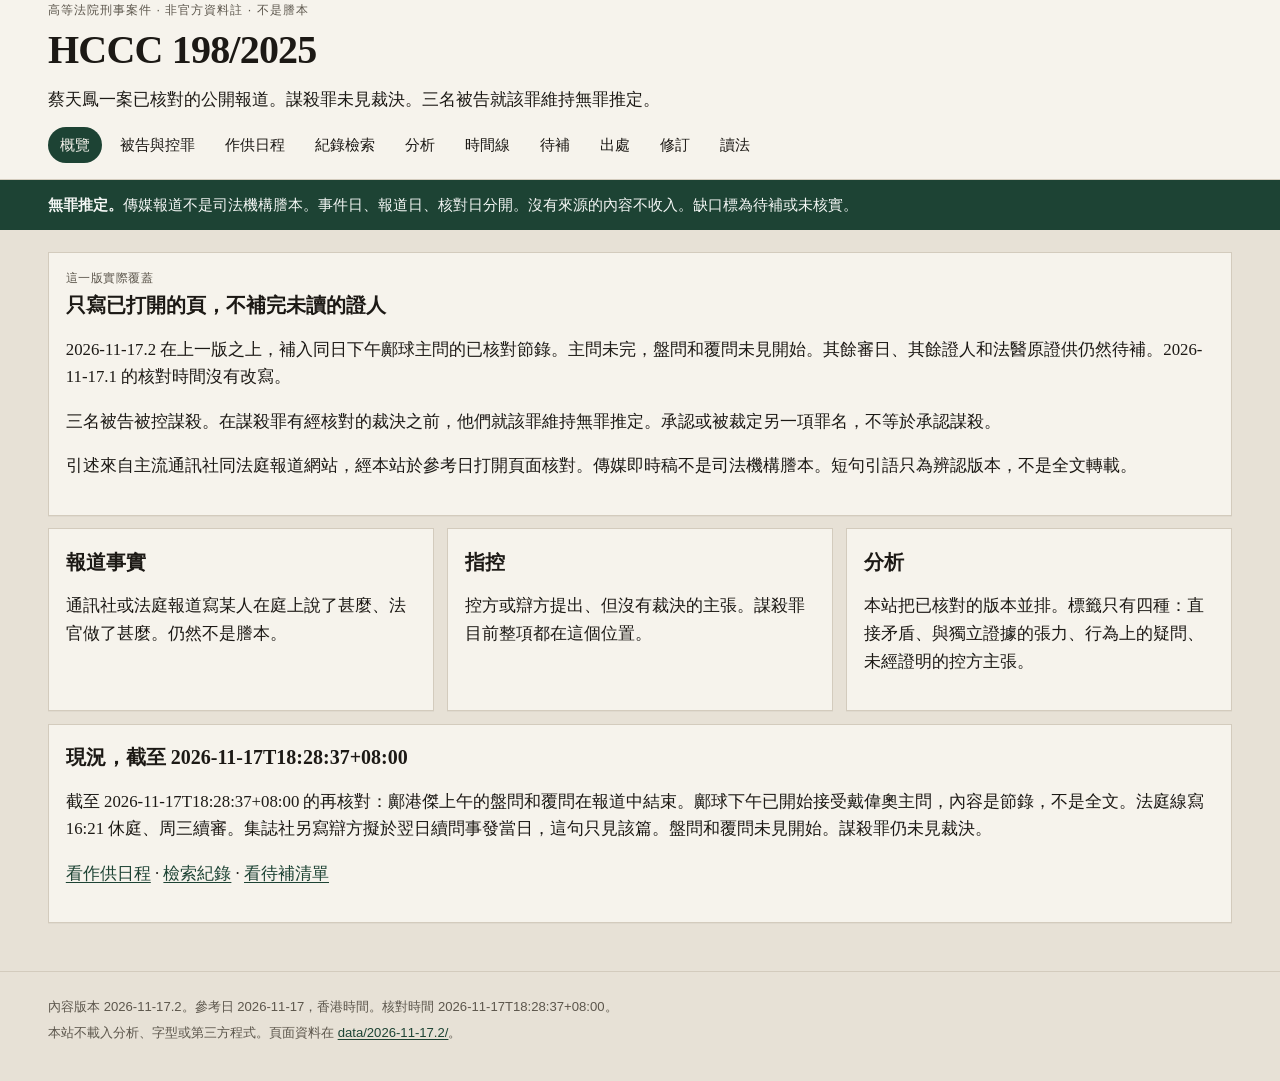
<file: index.html>
<!DOCTYPE html>
<html lang="zh-Hant-HK">
<head>
<meta charset="utf-8">
<meta name="viewport" content="width=device-width, initial-scale=1">
<title>HCCC 198/2025 公開審理資料註</title>
<link rel="stylesheet" href="assets/site.css">

</head>
<body>
<a class="skip" href="#content">跳至內文</a>
<header class="site-header">
  <div class="wrap">
    <p class="eyebrow">高等法院刑事案件 · 非官方資料註 · 不是謄本</p>
    <h1>HCCC 198/2025</h1>
    <p class="dek">蔡天鳳一案已核對的公開報道。謀殺罪未見裁決。三名被告就該罪維持無罪推定。</p>
    <nav class="nav" aria-label="頁面"><a href="index.html" aria-current="page">概覽</a><a href="people.html">被告與控罪</a><a href="hearings.html">作供日程</a><a href="records.html">紀錄檢索</a><a href="analysis.html">分析</a><a href="timeline.html">時間線</a><a href="gaps.html">待補</a><a href="sources.html">出處</a><a href="corrections.html">修訂</a><a href="method.html">讀法</a></nav>
  </div>
</header>
<div class="banner"><div class="wrap"><p><strong>無罪推定。</strong>傳媒報道不是司法機構謄本。事件日、報道日、核對日分開。沒有來源的內容不收入。缺口標為待補或未核實。</p></div></div>
<main id="content" class="wrap">
<section class="panel">
        <p class="kicker">這一版實際覆蓋</p>
        <h2>只寫已打開的頁，不補完未讀的證人</h2>
        <p>2026-11-17.2 在上一版之上，補入同日下午鄺球主問的已核對節錄。主問未完，盤問和覆問未見開始。其餘審日、其餘證人和法醫原證供仍然待補。2026-11-17.1 的核對時間沒有改寫。</p>
        <p>三名被告被控謀殺。在謀殺罪有經核對的裁決之前，他們就該罪維持無罪推定。承認或被裁定另一項罪名，不等於承認謀殺。</p>
        <p>引述來自主流通訊社同法庭報道網站，經本站於參考日打開頁面核對。傳媒即時稿不是司法機構謄本。短句引語只為辨認版本，不是全文轉載。</p>
      </section>
      <div class="cards three" style="margin-top:0.8rem">
        <article class="panel"><h2>報道事實</h2><p>通訊社或法庭報道寫某人在庭上說了甚麼、法官做了甚麼。仍然不是謄本。</p></article>
        <article class="panel"><h2>指控</h2><p>控方或辯方提出、但沒有裁決的主張。謀殺罪目前整項都在這個位置。</p></article>
        <article class="panel"><h2>分析</h2><p>本站把已核對的版本並排。標籤只有四種：直接矛盾、與獨立證據的張力、行為上的疑問、未經證明的控方主張。</p></article>
      </div>
      <section class="panel" style="margin-top:0.8rem">
        <h2>現況，截至 2026-11-17T18:28:37+08:00</h2>
        <p>截至 2026-11-17T18:28:37+08:00 的再核對：鄺港傑上午的盤問和覆問在報道中結束。鄺球下午已開始接受戴偉奧主問，內容是節錄，不是全文。法庭線寫 16:21 休庭、周三續審。集誌社另寫辯方擬於翌日續問事發當日，這句只見該篇。盤問和覆問未見開始。謀殺罪仍未見裁決。</p>
        <p><a href="hearings.html">看作供日程</a> · <a href="records.html">檢索紀錄</a> · <a href="gaps.html">看待補清單</a></p>
      </section>
</main>
<footer>
  <div class="wrap">
    <p>內容版本 2026-11-17.2。參考日 2026-11-17，香港時間。核對時間 2026-11-17T18:28:37+08:00。</p>
    <p>本站不載入分析、字型或第三方程式。頁面資料在 <a href="data/2026-11-17.2/records.json">data/2026-11-17.2/</a>。</p>
  </div>
</footer>
</body>
</html>
</file>
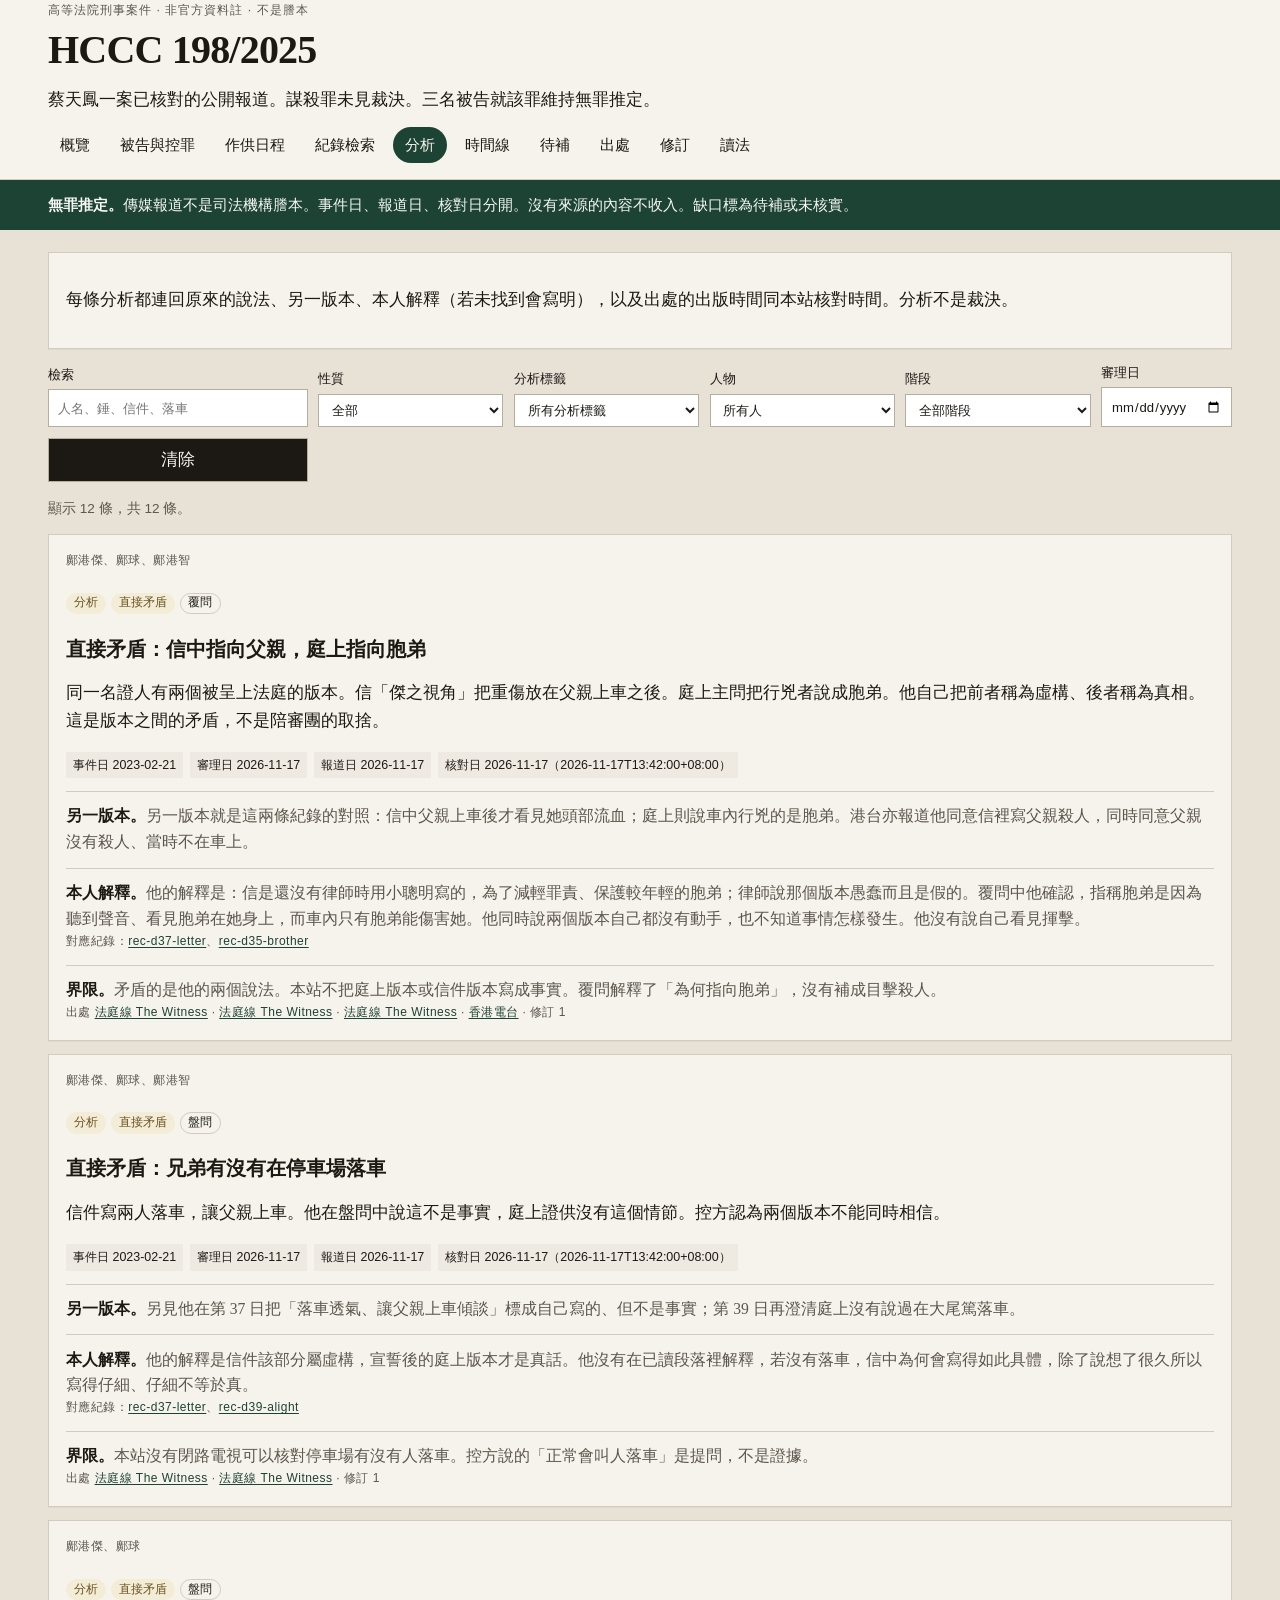
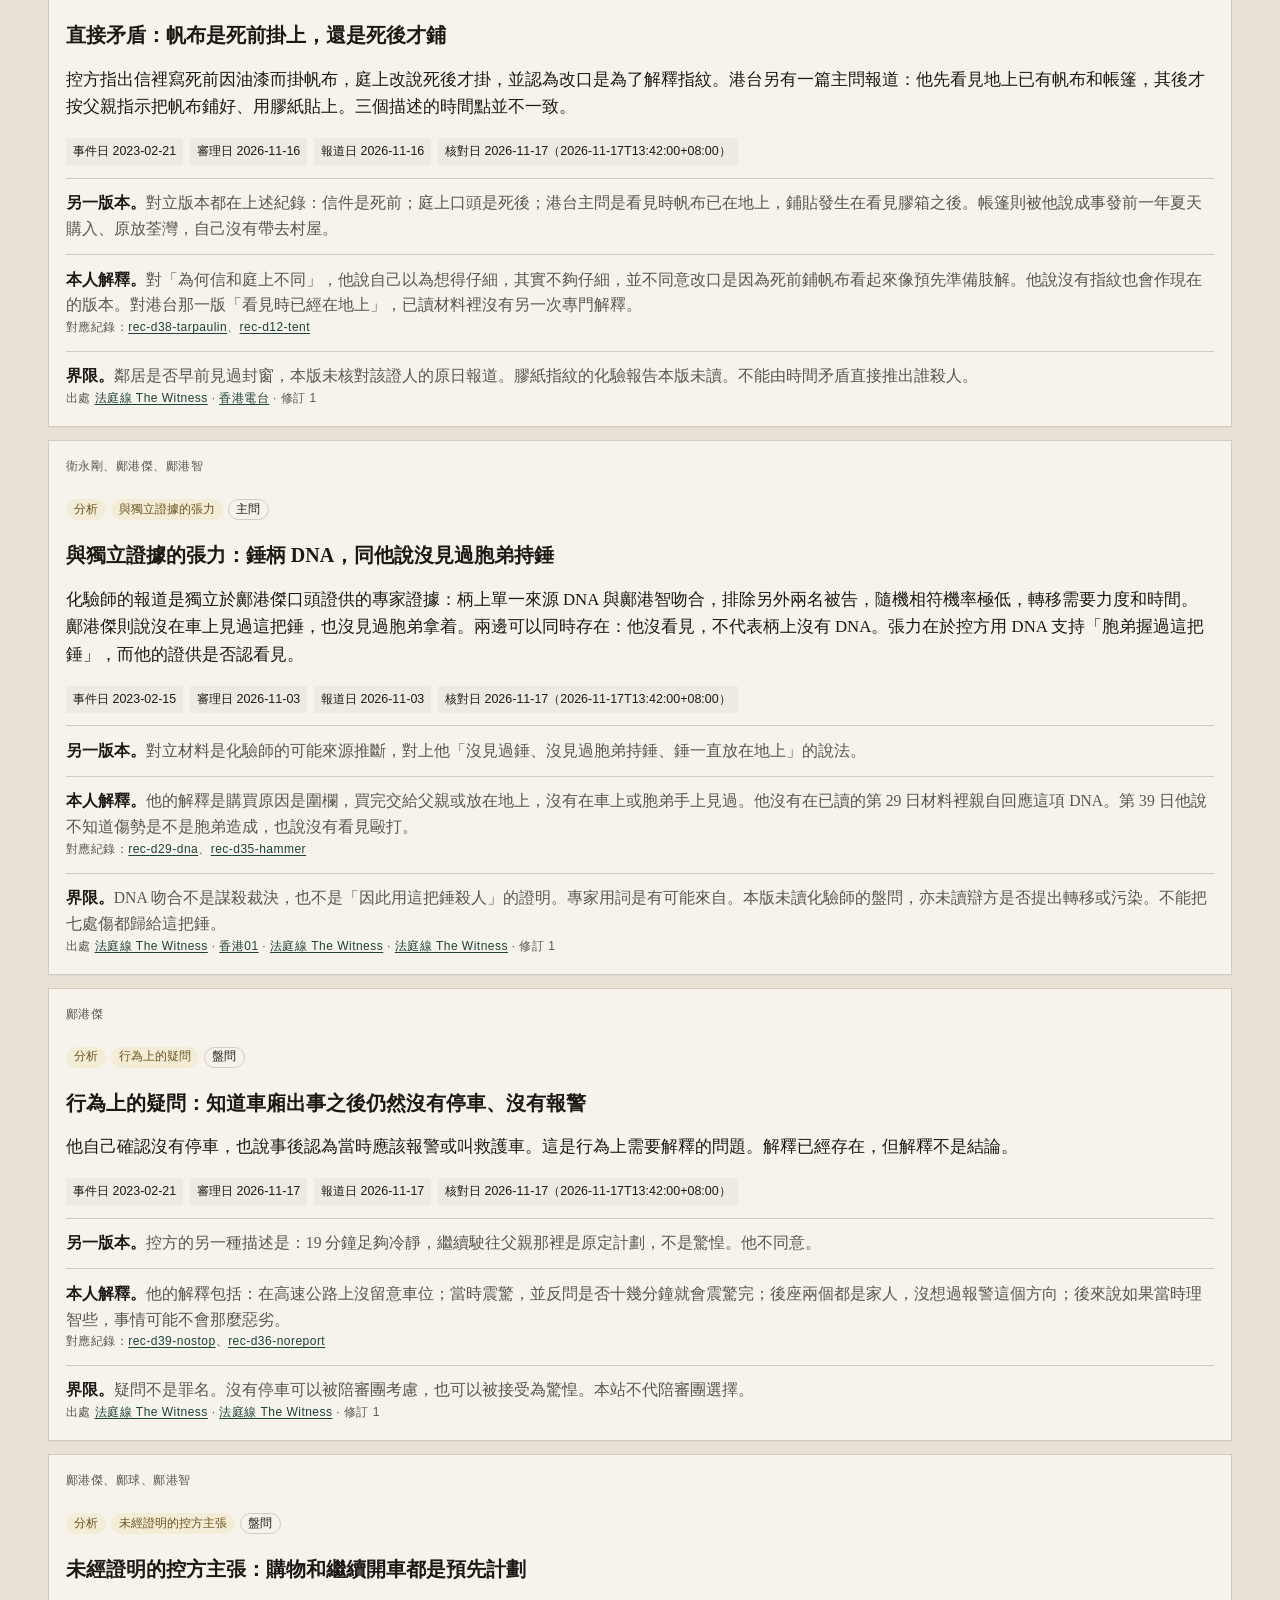
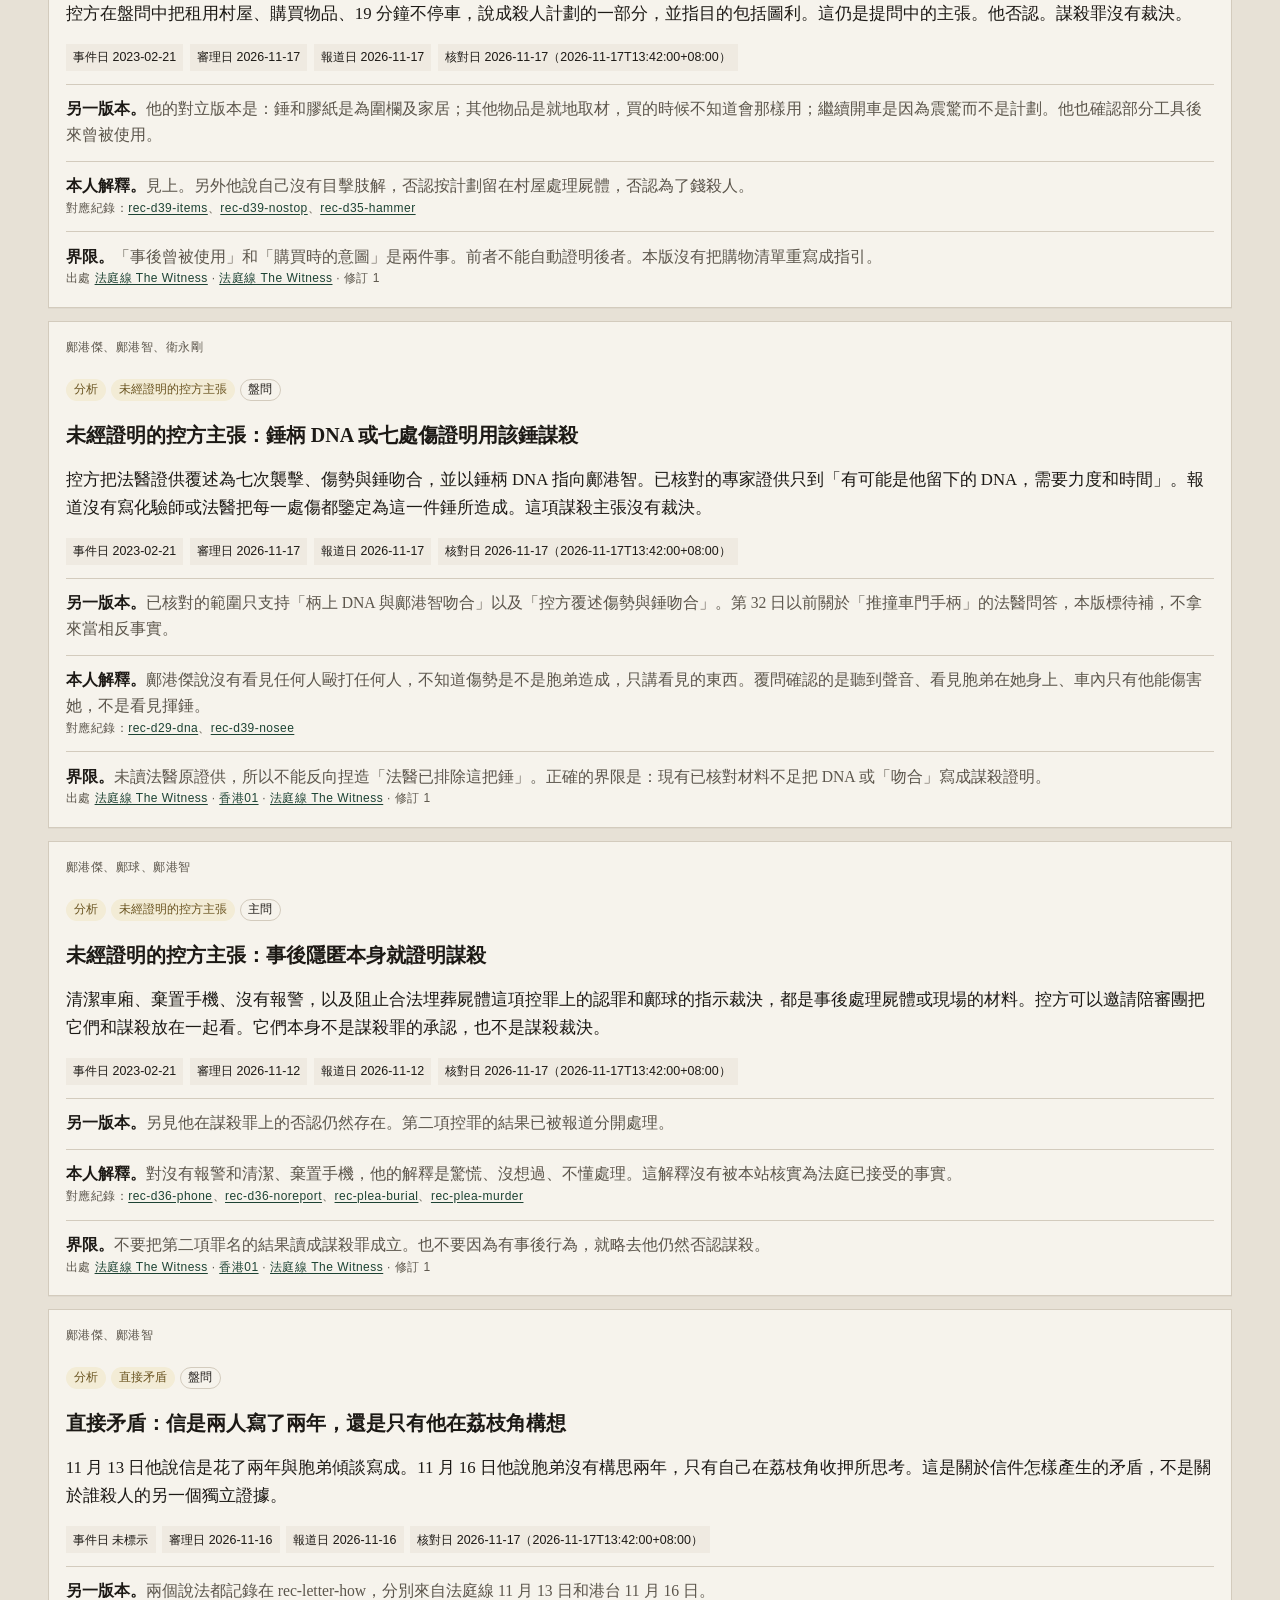
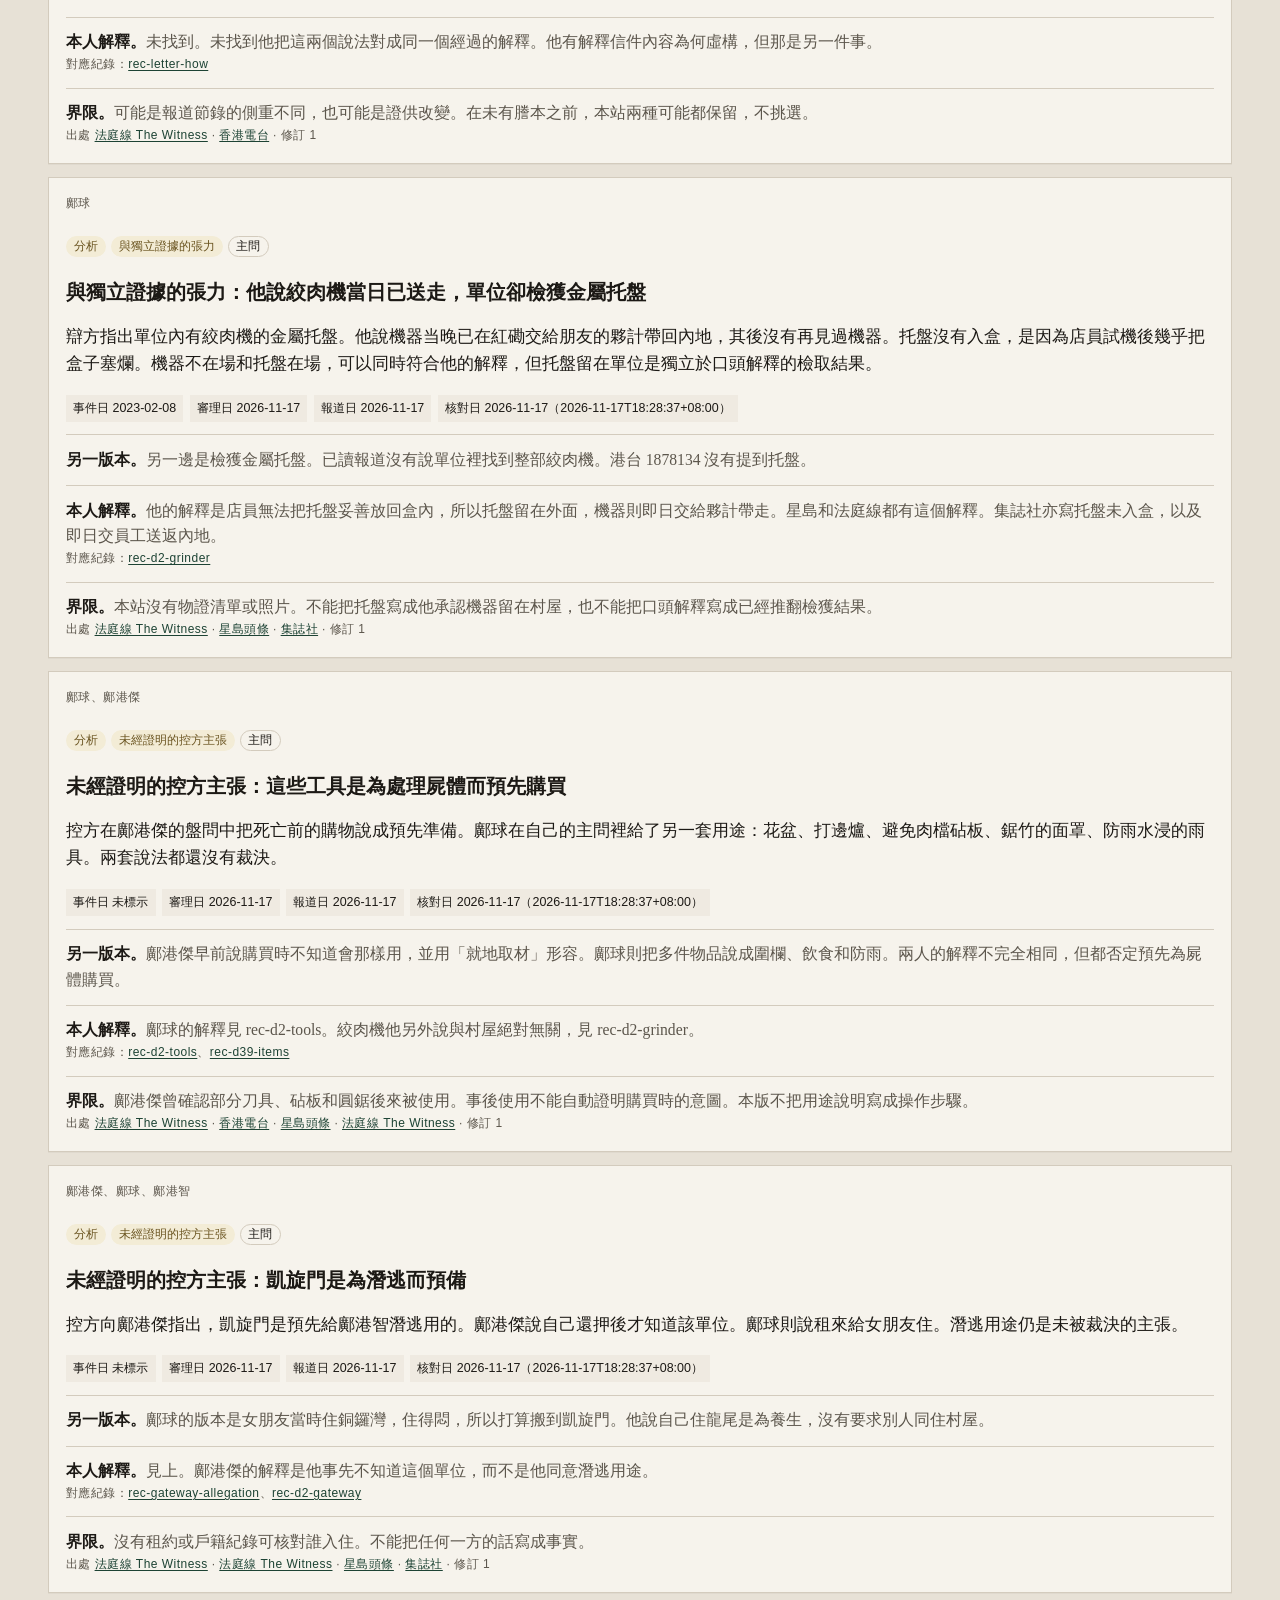
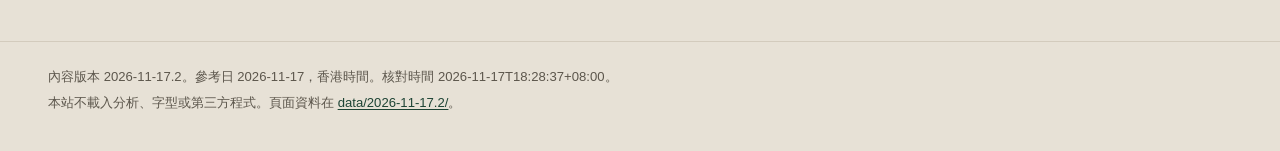
<file: analysis.html>
<!DOCTYPE html>
<html lang="zh-Hant-HK">
<head>
<meta charset="utf-8">
<meta name="viewport" content="width=device-width, initial-scale=1">
<title>分析 · HCCC 198/2025</title>
<link rel="stylesheet" href="assets/site.css">

</head>
<body>
<a class="skip" href="#content">跳至內文</a>
<header class="site-header">
  <div class="wrap">
    <p class="eyebrow">高等法院刑事案件 · 非官方資料註 · 不是謄本</p>
    <h1>HCCC 198/2025</h1>
    <p class="dek">蔡天鳳一案已核對的公開報道。謀殺罪未見裁決。三名被告就該罪維持無罪推定。</p>
    <nav class="nav" aria-label="頁面"><a href="index.html">概覽</a><a href="people.html">被告與控罪</a><a href="hearings.html">作供日程</a><a href="records.html">紀錄檢索</a><a href="analysis.html" aria-current="page">分析</a><a href="timeline.html">時間線</a><a href="gaps.html">待補</a><a href="sources.html">出處</a><a href="corrections.html">修訂</a><a href="method.html">讀法</a></nav>
  </div>
</header>
<div class="banner"><div class="wrap"><p><strong>無罪推定。</strong>傳媒報道不是司法機構謄本。事件日、報道日、核對日分開。沒有來源的內容不收入。缺口標為待補或未核實。</p></div></div>
<main id="content" class="wrap">
<section class="panel"><p>每條分析都連回原來的說法、另一版本、本人解釋（若未找到會寫明），以及出處的出版時間同本站核對時間。分析不是裁決。</p></section><div data-filter-root style="margin-top:0.8rem"><form class="filter" data-filter-form>
    <label>檢索<input name="text" type="search" placeholder="人名、錘、信件、落車"></label>
    <label>性質<select name="epistemic">
      <option value="">全部</option>
      <option value="reported-fact">報道事實</option>
      <option value="allegation">指控</option>
      <option value="analysis">分析</option>
      <option value="unknown">未知</option>
    </select></label>
    <label>分析標籤<select name="analysisLabel"><option value="">所有分析標籤</option><option value="direct-contradiction">直接矛盾</option><option value="tension-with-independent-evidence">與獨立證據的張力</option><option value="behavioural-question">行為上的疑問</option><option value="unproven-prosecution-proposition">未經證明的控方主張</option></select></label>
    <label>人物<select name="personId"><option value="">所有人</option><option value="p-choi">蔡天鳳</option><option value="p-d1">鄺港傑</option><option value="p-d2">鄺球</option><option value="p-d3">鄺港智</option><option value="p-judge">祁彥輝</option><option value="p-wai">衛永剛</option></select></label>
    <label>階段<select name="phase">
      <option value="">全部階段</option>
      <option value="examination-in-chief">主問</option>
      <option value="cross-examination">盤問</option>
      <option value="re-examination">覆問</option>
    </select></label>
    <label>審理日<input name="hearingDate" type="date"></label>
    <button type="reset">清除</button>
  </form>
  <p class="count" data-filter-count aria-live="polite"></p>
  <noscript><p>未啟用腳本時，下列紀錄全部列出。</p></noscript><div class="grid"><article class="record" id="an-who" data-record-id="an-who">
    <p class="kicker">鄺港傑、鄺球、鄺港智</p>
    <p><span class="tag analysis">分析</span><span class="tag analysis">直接矛盾</span><span class="tag">覆問</span></p>
    <h2>直接矛盾：信中指向父親，庭上指向胞弟</h2>
    <p>同一名證人有兩個被呈上法庭的版本。信「傑之視角」把重傷放在父親上車之後。庭上主問把行兇者說成胞弟。他自己把前者稱為虛構、後者稱為真相。這是版本之間的矛盾，不是陪審團的取捨。</p>
    <div class="dates">
    <span>事件日 2023-02-21</span>
    <span>審理日 2026-11-17</span>
    <span>報道日 2026-11-17</span>
    <span>核對日 2026-11-17（2026-11-17T13:42:00+08:00）</span>
  </div>
    <div class="explain"><strong>另一版本。</strong>另一版本就是這兩條紀錄的對照：信中父親上車後才看見她頭部流血；庭上則說車內行兇的是胞弟。港台亦報道他同意信裡寫父親殺人，同時同意父親沒有殺人、當時不在車上。</div>
      <div class="explain"><strong>本人解釋。</strong>他的解釋是：信是還沒有律師時用小聰明寫的，為了減輕罪責、保護較年輕的胞弟；律師說那個版本愚蠢而且是假的。覆問中他確認，指稱胞弟是因為聽到聲音、看見胞弟在她身上，而車內只有胞弟能傷害她。他同時說兩個版本自己都沒有動手，也不知道事情怎樣發生。他沒有說自己看見揮擊。</div>
      <p class="kicker">對應紀錄：<a href="records.html#rec-d37-letter">rec-d37-letter</a>、<a href="records.html#rec-d35-brother">rec-d35-brother</a></p>
    <div class="limits"><strong>界限。</strong>矛盾的是他的兩個說法。本站不把庭上版本或信件版本寫成事實。覆問解釋了「為何指向胞弟」，沒有補成目擊殺人。</div>
    <p class="kicker">出處 <a href="https://thewitnesshk.com/蔡天鳳案day37-囚中撰信指鄺球上車談判後蔡浴血-鄺港/">法庭線 The Witness</a> · <a href="https://thewitnesshk.com/蔡天鳳案day35-鄺港傑指證胞弟殺蔡-稱蔡車上罵弟其後/">法庭線 The Witness</a> · <a href="https://thewitnesshk.com/持續更新蔡天鳳案day39-控方列多個地點可停泊-質疑鄺/">法庭線 The Witness</a> · <a href="https://news.rthk.hk/rthk/ch/component/k2/1877960-20261116.htm">香港電台</a> · 修訂 1</p>
  </article>
<article class="record" id="an-alight" data-record-id="an-alight">
    <p class="kicker">鄺港傑、鄺球、鄺港智</p>
    <p><span class="tag analysis">分析</span><span class="tag analysis">直接矛盾</span><span class="tag">盤問</span></p>
    <h2>直接矛盾：兄弟有沒有在停車場落車</h2>
    <p>信件寫兩人落車，讓父親上車。他在盤問中說這不是事實，庭上證供沒有這個情節。控方認為兩個版本不能同時相信。</p>
    <div class="dates">
    <span>事件日 2023-02-21</span>
    <span>審理日 2026-11-17</span>
    <span>報道日 2026-11-17</span>
    <span>核對日 2026-11-17（2026-11-17T13:42:00+08:00）</span>
  </div>
    <div class="explain"><strong>另一版本。</strong>另見他在第 37 日把「落車透氣、讓父親上車傾談」標成自己寫的、但不是事實；第 39 日再澄清庭上沒有說過在大尾篤落車。</div>
      <div class="explain"><strong>本人解釋。</strong>他的解釋是信件該部分屬虛構，宣誓後的庭上版本才是真話。他沒有在已讀段落裡解釋，若沒有落車，信中為何會寫得如此具體，除了說想了很久所以寫得仔細、仔細不等於真。</div>
      <p class="kicker">對應紀錄：<a href="records.html#rec-d37-letter">rec-d37-letter</a>、<a href="records.html#rec-d39-alight">rec-d39-alight</a></p>
    <div class="limits"><strong>界限。</strong>本站沒有閉路電視可以核對停車場有沒有人落車。控方說的「正常會叫人落車」是提問，不是證據。</div>
    <p class="kicker">出處 <a href="https://thewitnesshk.com/蔡天鳳案day37-囚中撰信指鄺球上車談判後蔡浴血-鄺港/">法庭線 The Witness</a> · <a href="https://thewitnesshk.com/持續更新蔡天鳳案day39-控方列多個地點可停泊-質疑鄺/">法庭線 The Witness</a> · 修訂 1</p>
  </article>
<article class="record" id="an-tarp" data-record-id="an-tarp">
    <p class="kicker">鄺港傑、鄺球</p>
    <p><span class="tag analysis">分析</span><span class="tag analysis">直接矛盾</span><span class="tag">盤問</span></p>
    <h2>直接矛盾：帆布是死前掛上，還是死後才鋪</h2>
    <p>控方指出信裡寫死前因油漆而掛帆布，庭上改說死後才掛，並認為改口是為了解釋指紋。港台另有一篇主問報道：他先看見地上已有帆布和帳篷，其後才按父親指示把帆布鋪好、用膠紙貼上。三個描述的時間點並不一致。</p>
    <div class="dates">
    <span>事件日 2023-02-21</span>
    <span>審理日 2026-11-16</span>
    <span>報道日 2026-11-16</span>
    <span>核對日 2026-11-17（2026-11-17T13:42:00+08:00）</span>
  </div>
    <div class="explain"><strong>另一版本。</strong>對立版本都在上述紀錄：信件是死前；庭上口頭是死後；港台主問是看見時帆布已在地上，鋪貼發生在看見膠箱之後。帳篷則被他說成事發前一年夏天購入、原放荃灣，自己沒有帶去村屋。</div>
      <div class="explain"><strong>本人解釋。</strong>對「為何信和庭上不同」，他說自己以為想得仔細，其實不夠仔細，並不同意改口是因為死前鋪帆布看起來像預先準備肢解。他說沒有指紋也會作現在的版本。對港台那一版「看見時已經在地上」，已讀材料裡沒有另一次專門解釋。</div>
      <p class="kicker">對應紀錄：<a href="records.html#rec-d38-tarpaulin">rec-d38-tarpaulin</a>、<a href="records.html#rec-d12-tent">rec-d12-tent</a></p>
    <div class="limits"><strong>界限。</strong>鄰居是否早前見過封窗，本版未核對該證人的原日報道。膠紙指紋的化驗報告本版未讀。不能由時間矛盾直接推出誰殺人。</div>
    <p class="kicker">出處 <a href="https://thewitnesshk.com/持續更新-蔡天鳳案day38-鄺港傑開始接受控方盤問/">法庭線 The Witness</a> · <a href="https://news.rthk.hk/rthk/ch/component/k2/1877554-20261112.htm">香港電台</a> · 修訂 1</p>
  </article>
<article class="record" id="an-dna" data-record-id="an-dna">
    <p class="kicker">衛永剛、鄺港傑、鄺港智</p>
    <p><span class="tag analysis">分析</span><span class="tag analysis">與獨立證據的張力</span><span class="tag">主問</span></p>
    <h2>與獨立證據的張力：錘柄 DNA，同他說沒見過胞弟持錘</h2>
    <p>化驗師的報道是獨立於鄺港傑口頭證供的專家證據：柄上單一來源 DNA 與鄺港智吻合，排除另外兩名被告，隨機相符機率極低，轉移需要力度和時間。鄺港傑則說沒在車上見過這把錘，也沒見過胞弟拿着。兩邊可以同時存在：他沒看見，不代表柄上沒有 DNA。張力在於控方用 DNA 支持「胞弟握過這把錘」，而他的證供是否認看見。</p>
    <div class="dates">
    <span>事件日 2023-02-15</span>
    <span>審理日 2026-11-03</span>
    <span>報道日 2026-11-03</span>
    <span>核對日 2026-11-17（2026-11-17T13:42:00+08:00）</span>
  </div>
    <div class="explain"><strong>另一版本。</strong>對立材料是化驗師的可能來源推斷，對上他「沒見過錘、沒見過胞弟持錘、錘一直放在地上」的說法。</div>
      <div class="explain"><strong>本人解釋。</strong>他的解釋是購買原因是圍欄，買完交給父親或放在地上，沒有在車上或胞弟手上見過。他沒有在已讀的第 29 日材料裡親自回應這項 DNA。第 39 日他說不知道傷勢是不是胞弟造成，也說沒有看見毆打。</div>
      <p class="kicker">對應紀錄：<a href="records.html#rec-d29-dna">rec-d29-dna</a>、<a href="records.html#rec-d35-hammer">rec-d35-hammer</a></p>
    <div class="limits"><strong>界限。</strong>DNA 吻合不是謀殺裁決，也不是「因此用這把錘殺人」的證明。專家用詞是有可能來自。本版未讀化驗師的盤問，亦未讀辯方是否提出轉移或污染。不能把七處傷都歸給這把錘。</div>
    <p class="kicker">出處 <a href="https://thewitnesshk.com/蔡天鳳案day29-控方專家錘仔手柄dna與鄺港智吻合-與鄺球/">法庭線 The Witness</a> · <a href="https://www.hk01.com/社會新聞/60406763/蔡天鳳案-涉案錘柄dna屬鄺港智-專家排除屬鄺球鄺港傑兩人">香港01</a> · <a href="https://thewitnesshk.com/持續更新蔡天鳳案day35-鄺港傑數次到龍尾村與父吃飯/">法庭線 The Witness</a> · <a href="https://thewitnesshk.com/持續更新蔡天鳳案day39-控方列多個地點可停泊-質疑鄺/">法庭線 The Witness</a> · 修訂 1</p>
  </article>
<article class="record" id="an-nostop" data-record-id="an-nostop">
    <p class="kicker">鄺港傑</p>
    <p><span class="tag analysis">分析</span><span class="tag analysis">行為上的疑問</span><span class="tag">盤問</span></p>
    <h2>行為上的疑問：知道車廂出事之後仍然沒有停車、沒有報警</h2>
    <p>他自己確認沒有停車，也說事後認為當時應該報警或叫救護車。這是行為上需要解釋的問題。解釋已經存在，但解釋不是結論。</p>
    <div class="dates">
    <span>事件日 2023-02-21</span>
    <span>審理日 2026-11-17</span>
    <span>報道日 2026-11-17</span>
    <span>核對日 2026-11-17（2026-11-17T13:42:00+08:00）</span>
  </div>
    <div class="explain"><strong>另一版本。</strong>控方的另一種描述是：19 分鐘足夠冷靜，繼續駛往父親那裡是原定計劃，不是驚惶。他不同意。</div>
      <div class="explain"><strong>本人解釋。</strong>他的解釋包括：在高速公路上沒留意車位；當時震驚，並反問是否十幾分鐘就會震驚完；後座兩個都是家人，沒想過報警這個方向；後來說如果當時理智些，事情可能不會那麼惡劣。</div>
      <p class="kicker">對應紀錄：<a href="records.html#rec-d39-nostop">rec-d39-nostop</a>、<a href="records.html#rec-d36-noreport">rec-d36-noreport</a></p>
    <div class="limits"><strong>界限。</strong>疑問不是罪名。沒有停車可以被陪審團考慮，也可以被接受為驚惶。本站不代陪審團選擇。</div>
    <p class="kicker">出處 <a href="https://thewitnesshk.com/持續更新蔡天鳳案day39-控方列多個地點可停泊-質疑鄺/">法庭線 The Witness</a> · <a href="https://thewitnesshk.com/蔡天鳳案day36-鄺港傑清潔車廂棄蔡手機-因冇諗過唔識/">法庭線 The Witness</a> · 修訂 1</p>
  </article>
<article class="record" id="an-plan" data-record-id="an-plan">
    <p class="kicker">鄺港傑、鄺球、鄺港智</p>
    <p><span class="tag analysis">分析</span><span class="tag analysis">未經證明的控方主張</span><span class="tag">盤問</span></p>
    <h2>未經證明的控方主張：購物和繼續開車都是預先計劃</h2>
    <p>控方在盤問中把租用村屋、購買物品、19 分鐘不停車，說成殺人計劃的一部分，並指目的包括圖利。這仍是提問中的主張。他否認。謀殺罪沒有裁決。</p>
    <div class="dates">
    <span>事件日 2023-02-21</span>
    <span>審理日 2026-11-17</span>
    <span>報道日 2026-11-17</span>
    <span>核對日 2026-11-17（2026-11-17T13:42:00+08:00）</span>
  </div>
    <div class="explain"><strong>另一版本。</strong>他的對立版本是：錘和膠紙是為圍欄及家居；其他物品是就地取材，買的時候不知道會那樣用；繼續開車是因為震驚而不是計劃。他也確認部分工具後來曾被使用。</div>
      <div class="explain"><strong>本人解釋。</strong>見上。另外他說自己沒有目擊肢解，否認按計劃留在村屋處理屍體，否認為了錢殺人。</div>
      <p class="kicker">對應紀錄：<a href="records.html#rec-d39-items">rec-d39-items</a>、<a href="records.html#rec-d39-nostop">rec-d39-nostop</a>、<a href="records.html#rec-d35-hammer">rec-d35-hammer</a></p>
    <div class="limits"><strong>界限。</strong>「事後曾被使用」和「購買時的意圖」是兩件事。前者不能自動證明後者。本版沒有把購物清單重寫成指引。</div>
    <p class="kicker">出處 <a href="https://thewitnesshk.com/持續更新蔡天鳳案day39-控方列多個地點可停泊-質疑鄺/">法庭線 The Witness</a> · <a href="https://thewitnesshk.com/持續更新蔡天鳳案day35-鄺港傑數次到龍尾村與父吃飯/">法庭線 The Witness</a> · 修訂 1</p>
  </article>
<article class="record" id="an-hammer-limit" data-record-id="an-hammer-limit">
    <p class="kicker">鄺港傑、鄺港智、衛永剛</p>
    <p><span class="tag analysis">分析</span><span class="tag analysis">未經證明的控方主張</span><span class="tag">盤問</span></p>
    <h2>未經證明的控方主張：錘柄 DNA 或七處傷證明用該錘謀殺</h2>
    <p>控方把法醫證供覆述為七次襲擊、傷勢與錘吻合，並以錘柄 DNA 指向鄺港智。已核對的專家證供只到「有可能是他留下的 DNA，需要力度和時間」。報道沒有寫化驗師或法醫把每一處傷都鑒定為這一件錘所造成。這項謀殺主張沒有裁決。</p>
    <div class="dates">
    <span>事件日 2023-02-21</span>
    <span>審理日 2026-11-17</span>
    <span>報道日 2026-11-17</span>
    <span>核對日 2026-11-17（2026-11-17T13:42:00+08:00）</span>
  </div>
    <div class="explain"><strong>另一版本。</strong>已核對的範圍只支持「柄上 DNA 與鄺港智吻合」以及「控方覆述傷勢與錘吻合」。第 32 日以前關於「推撞車門手柄」的法醫問答，本版標待補，不拿來當相反事實。</div>
      <div class="explain"><strong>本人解釋。</strong>鄺港傑說沒有看見任何人毆打任何人，不知道傷勢是不是胞弟造成，只講看見的東西。覆問確認的是聽到聲音、看見胞弟在她身上、車內只有他能傷害她，不是看見揮錘。</div>
      <p class="kicker">對應紀錄：<a href="records.html#rec-d29-dna">rec-d29-dna</a>、<a href="records.html#rec-d39-nosee">rec-d39-nosee</a></p>
    <div class="limits"><strong>界限。</strong>未讀法醫原證供，所以不能反向捏造「法醫已排除這把錘」。正確的界限是：現有已核對材料不足把 DNA 或「吻合」寫成謀殺證明。</div>
    <p class="kicker">出處 <a href="https://thewitnesshk.com/蔡天鳳案day29-控方專家錘仔手柄dna與鄺港智吻合-與鄺球/">法庭線 The Witness</a> · <a href="https://www.hk01.com/社會新聞/60406763/蔡天鳳案-涉案錘柄dna屬鄺港智-專家排除屬鄺球鄺港傑兩人">香港01</a> · <a href="https://thewitnesshk.com/持續更新蔡天鳳案day39-控方列多個地點可停泊-質疑鄺/">法庭線 The Witness</a> · 修訂 1</p>
  </article>
<article class="record" id="an-conceal" data-record-id="an-conceal">
    <p class="kicker">鄺港傑、鄺球、鄺港智</p>
    <p><span class="tag analysis">分析</span><span class="tag analysis">未經證明的控方主張</span><span class="tag">主問</span></p>
    <h2>未經證明的控方主張：事後隱匿本身就證明謀殺</h2>
    <p>清潔車廂、棄置手機、沒有報警，以及阻止合法埋葬屍體這項控罪上的認罪和鄺球的指示裁決，都是事後處理屍體或現場的材料。控方可以邀請陪審團把它們和謀殺放在一起看。它們本身不是謀殺罪的承認，也不是謀殺裁決。</p>
    <div class="dates">
    <span>事件日 2023-02-21</span>
    <span>審理日 2026-11-12</span>
    <span>報道日 2026-11-12</span>
    <span>核對日 2026-11-17（2026-11-17T13:42:00+08:00）</span>
  </div>
    <div class="explain"><strong>另一版本。</strong>另見他在謀殺罪上的否認仍然存在。第二項控罪的結果已被報道分開處理。</div>
      <div class="explain"><strong>本人解釋。</strong>對沒有報警和清潔、棄置手機，他的解釋是驚慌、沒想過、不懂處理。這解釋沒有被本站核實為法庭已接受的事實。</div>
      <p class="kicker">對應紀錄：<a href="records.html#rec-d36-phone">rec-d36-phone</a>、<a href="records.html#rec-d36-noreport">rec-d36-noreport</a>、<a href="records.html#rec-plea-burial">rec-plea-burial</a>、<a href="records.html#rec-plea-murder">rec-plea-murder</a></p>
    <div class="limits"><strong>界限。</strong>不要把第二項罪名的結果讀成謀殺罪成立。也不要因為有事後行為，就略去他仍然否認謀殺。</div>
    <p class="kicker">出處 <a href="https://thewitnesshk.com/蔡天鳳案day36-鄺港傑清潔車廂棄蔡手機-因冇諗過唔識/">法庭線 The Witness</a> · <a href="https://www.hk01.com/社會新聞/60405162/">香港01</a> · <a href="https://thewitnesshk.com/持續更新蔡天鳳案day39-控方列多個地點可停泊-質疑鄺/">法庭線 The Witness</a> · 修訂 1</p>
  </article>
<article class="record" id="an-letter-how" data-record-id="an-letter-how">
    <p class="kicker">鄺港傑、鄺港智</p>
    <p><span class="tag analysis">分析</span><span class="tag analysis">直接矛盾</span><span class="tag">盤問</span></p>
    <h2>直接矛盾：信是兩人寫了兩年，還是只有他在荔枝角構想</h2>
    <p>11 月 13 日他說信是花了兩年與胞弟傾談寫成。11 月 16 日他說胞弟沒有構思兩年，只有自己在荔枝角收押所思考。這是關於信件怎樣產生的矛盾，不是關於誰殺人的另一個獨立證據。</p>
    <div class="dates">
    <span>事件日 未標示</span>
    <span>審理日 2026-11-16</span>
    <span>報道日 2026-11-16</span>
    <span>核對日 2026-11-17（2026-11-17T13:42:00+08:00）</span>
  </div>
    <div class="explain"><strong>另一版本。</strong>兩個說法都記錄在 rec-letter-how，分別來自法庭線 11 月 13 日和港台 11 月 16 日。</div>
      <div class="explain"><strong>本人解釋。</strong>未找到。未找到他把這兩個說法對成同一個經過的解釋。他有解釋信件內容為何虛構，但那是另一件事。</div>
      <p class="kicker">對應紀錄：<a href="records.html#rec-letter-how">rec-letter-how</a></p>
    <div class="limits"><strong>界限。</strong>可能是報道節錄的側重不同，也可能是證供改變。在未有謄本之前，本站兩種可能都保留，不挑選。</div>
    <p class="kicker">出處 <a href="https://thewitnesshk.com/蔡天鳳案day37-囚中撰信指鄺球上車談判後蔡浴血-鄺港/">法庭線 The Witness</a> · <a href="https://news.rthk.hk/rthk/ch/component/k2/1877960-20261116.htm">香港電台</a> · 修訂 1</p>
  </article>
<article class="record" id="an-tray" data-record-id="an-tray">
    <p class="kicker">鄺球</p>
    <p><span class="tag analysis">分析</span><span class="tag analysis">與獨立證據的張力</span><span class="tag">主問</span></p>
    <h2>與獨立證據的張力：他說絞肉機當日已送走，單位卻檢獲金屬托盤</h2>
    <p>辯方指出單位內有絞肉機的金屬托盤。他說機器当晚已在紅磡交給朋友的夥計帶回內地，其後沒有再見過機器。托盤沒有入盒，是因為店員試機後幾乎把盒子塞爛。機器不在場和托盤在場，可以同時符合他的解釋，但托盤留在單位是獨立於口頭解釋的檢取結果。</p>
    <div class="dates">
    <span>事件日 2023-02-08</span>
    <span>審理日 2026-11-17</span>
    <span>報道日 2026-11-17</span>
    <span>核對日 2026-11-17（2026-11-17T18:28:37+08:00）</span>
  </div>
    <div class="explain"><strong>另一版本。</strong>另一邊是檢獲金屬托盤。已讀報道沒有說單位裡找到整部絞肉機。港台 1878134 沒有提到托盤。</div>
      <div class="explain"><strong>本人解釋。</strong>他的解釋是店員無法把托盤妥善放回盒內，所以托盤留在外面，機器則即日交給夥計帶走。星島和法庭線都有這個解釋。集誌社亦寫托盤未入盒，以及即日交員工送返內地。</div>
      <p class="kicker">對應紀錄：<a href="records.html#rec-d2-grinder">rec-d2-grinder</a></p>
    <div class="limits"><strong>界限。</strong>本站沒有物證清單或照片。不能把托盤寫成他承認機器留在村屋，也不能把口頭解釋寫成已經推翻檢獲結果。</div>
    <p class="kicker">出處 <a href="https://thewitnesshk.com/持續更新蔡天鳳案day39-控方列多個地點可停泊-質疑鄺/">法庭線 The Witness</a> · <a href="https://www.stheadline.com/society/3638106/蔡天鳳碎屍案鄺球指買大湯煲作花盆種攀籐植物-大炸篩打邊爐用">星島頭條</a> · <a href="https://thecollectivehk.com/蔡天鳳案-第39日-鄺球作供/">集誌社</a> · 修訂 1</p>
  </article>
<article class="record" id="an-tools-kau" data-record-id="an-tools-kau">
    <p class="kicker">鄺球、鄺港傑</p>
    <p><span class="tag analysis">分析</span><span class="tag analysis">未經證明的控方主張</span><span class="tag">主問</span></p>
    <h2>未經證明的控方主張：這些工具是為處理屍體而預先購買</h2>
    <p>控方在鄺港傑的盤問中把死亡前的購物說成預先準備。鄺球在自己的主問裡給了另一套用途：花盆、打邊爐、避免肉檔砧板、鋸竹的面罩、防雨水浸的雨具。兩套說法都還沒有裁決。</p>
    <div class="dates">
    <span>事件日 未標示</span>
    <span>審理日 2026-11-17</span>
    <span>報道日 2026-11-17</span>
    <span>核對日 2026-11-17（2026-11-17T18:28:37+08:00）</span>
  </div>
    <div class="explain"><strong>另一版本。</strong>鄺港傑早前說購買時不知道會那樣用，並用「就地取材」形容。鄺球則把多件物品說成圍欄、飲食和防雨。兩人的解釋不完全相同，但都否定預先為屍體購買。</div>
      <div class="explain"><strong>本人解釋。</strong>鄺球的解釋見 rec-d2-tools。絞肉機他另外說與村屋絕對無關，見 rec-d2-grinder。</div>
      <p class="kicker">對應紀錄：<a href="records.html#rec-d2-tools">rec-d2-tools</a>、<a href="records.html#rec-d39-items">rec-d39-items</a></p>
    <div class="limits"><strong>界限。</strong>鄺港傑曾確認部分刀具、砧板和圓鋸後來被使用。事後使用不能自動證明購買時的意圖。本版不把用途說明寫成操作步驟。</div>
    <p class="kicker">出處 <a href="https://thewitnesshk.com/持續更新蔡天鳳案day39-控方列多個地點可停泊-質疑鄺/">法庭線 The Witness</a> · <a href="https://news.rthk.hk/rthk/ch/component/k2/1878134-20261117.htm">香港電台</a> · <a href="https://www.stheadline.com/society/3638106/蔡天鳳碎屍案鄺球指買大湯煲作花盆種攀籐植物-大炸篩打邊爐用">星島頭條</a> · <a href="https://thewitnesshk.com/持續更新蔡天鳳案day39-控方列多個地點可停泊-質疑鄺/">法庭線 The Witness</a> · 修訂 1</p>
  </article>
<article class="record" id="an-gateway" data-record-id="an-gateway">
    <p class="kicker">鄺港傑、鄺球、鄺港智</p>
    <p><span class="tag analysis">分析</span><span class="tag analysis">未經證明的控方主張</span><span class="tag">主問</span></p>
    <h2>未經證明的控方主張：凱旋門是為潛逃而預備</h2>
    <p>控方向鄺港傑指出，凱旋門是預先給鄺港智潛逃用的。鄺港傑說自己還押後才知道該單位。鄺球則說租來給女朋友住。潛逃用途仍是未被裁決的主張。</p>
    <div class="dates">
    <span>事件日 未標示</span>
    <span>審理日 2026-11-17</span>
    <span>報道日 2026-11-17</span>
    <span>核對日 2026-11-17（2026-11-17T18:28:37+08:00）</span>
  </div>
    <div class="explain"><strong>另一版本。</strong>鄺球的版本是女朋友當時住銅鑼灣，住得悶，所以打算搬到凱旋門。他說自己住龍尾是為養生，沒有要求別人同住村屋。</div>
      <div class="explain"><strong>本人解釋。</strong>見上。鄺港傑的解釋是他事先不知道這個單位，而不是他同意潛逃用途。</div>
      <p class="kicker">對應紀錄：<a href="records.html#rec-gateway-allegation">rec-gateway-allegation</a>、<a href="records.html#rec-d2-gateway">rec-d2-gateway</a></p>
    <div class="limits"><strong>界限。</strong>沒有租約或戶籍紀錄可核對誰入住。不能把任何一方的話寫成事實。</div>
    <p class="kicker">出處 <a href="https://thewitnesshk.com/持續更新蔡天鳳案day39-控方列多個地點可停泊-質疑鄺/">法庭線 The Witness</a> · <a href="https://thewitnesshk.com/持續更新蔡天鳳案day39-控方列多個地點可停泊-質疑鄺/">法庭線 The Witness</a> · <a href="https://www.stheadline.com/society/3638106/蔡天鳳碎屍案鄺球指買大湯煲作花盆種攀籐植物-大炸篩打邊爐用">星島頭條</a> · <a href="https://thecollectivehk.com/蔡天鳳案-第39日-鄺球作供/">集誌社</a> · 修訂 1</p>
  </article></div></div><script id="record-data" type="application/json">[{"id":"an-who","epistemic":"analysis","analysisLabel":"direct-contradiction","title":"直接矛盾：信中指向父親，庭上指向胞弟","summary":"同一名證人有兩個被呈上法庭的版本。信「傑之視角」把重傷放在父親上車之後。庭上主問把行兇者說成胞弟。他自己把前者稱為虛構、後者稱為真相。這是版本之間的矛盾，不是陪審團的取捨。","originalRecordIds":["rec-d37-letter","rec-d35-brother"],"alternate":{"status":"found","text":"另一版本就是這兩條紀錄的對照：信中父親上車後才看見她頭部流血；庭上則說車內行兇的是胞弟。港台亦報道他同意信裡寫父親殺人，同時同意父親沒有殺人、當時不在車上。"},"explanation":{"status":"found","text":"他的解釋是：信是還沒有律師時用小聰明寫的，為了減輕罪責、保護較年輕的胞弟；律師說那個版本愚蠢而且是假的。覆問中他確認，指稱胞弟是因為聽到聲音、看見胞弟在她身上，而車內只有胞弟能傷害她。他同時說兩個版本自己都沒有動手，也不知道事情怎樣發生。他沒有說自己看見揮擊。"},"limits":"矛盾的是他的兩個說法。本站不把庭上版本或信件版本寫成事實。覆問解釋了「為何指向胞弟」，沒有補成目擊殺人。","revision":1,"sourceIds":["src-witness-d37-letter","src-witness-d35","src-witness-d39","src-rthk-1116"],"personIds":["p-d1","p-d2","p-d3"],"eventDate":"2023-02-21","hearingDate":"2026-11-17","reportDate":"2026-11-17","verificationDate":"2026-11-17","checkedAt":"2026-11-17T13:42:00+08:00","phase":"re-examination","tags":["直接矛盾","傑之視角","胞弟"]},{"id":"an-alight","epistemic":"analysis","analysisLabel":"direct-contradiction","title":"直接矛盾：兄弟有沒有在停車場落車","summary":"信件寫兩人落車，讓父親上車。他在盤問中說這不是事實，庭上證供沒有這個情節。控方認為兩個版本不能同時相信。","originalRecordIds":["rec-d37-letter","rec-d39-alight"],"alternate":{"status":"found","text":"另見他在第 37 日把「落車透氣、讓父親上車傾談」標成自己寫的、但不是事實；第 39 日再澄清庭上沒有說過在大尾篤落車。"},"explanation":{"status":"found","text":"他的解釋是信件該部分屬虛構，宣誓後的庭上版本才是真話。他沒有在已讀段落裡解釋，若沒有落車，信中為何會寫得如此具體，除了說想了很久所以寫得仔細、仔細不等於真。"},"limits":"本站沒有閉路電視可以核對停車場有沒有人落車。控方說的「正常會叫人落車」是提問，不是證據。","revision":1,"sourceIds":["src-witness-d37-letter","src-witness-d39"],"personIds":["p-d1","p-d2","p-d3"],"eventDate":"2023-02-21","hearingDate":"2026-11-17","reportDate":"2026-11-17","verificationDate":"2026-11-17","checkedAt":"2026-11-17T13:42:00+08:00","phase":"cross-examination","tags":["落車","直接矛盾"]},{"id":"an-tarp","epistemic":"analysis","analysisLabel":"direct-contradiction","title":"直接矛盾：帆布是死前掛上，還是死後才鋪","summary":"控方指出信裡寫死前因油漆而掛帆布，庭上改說死後才掛，並認為改口是為了解釋指紋。港台另有一篇主問報道：他先看見地上已有帆布和帳篷，其後才按父親指示把帆布鋪好、用膠紙貼上。三個描述的時間點並不一致。","originalRecordIds":["rec-d38-tarpaulin","rec-d12-tent"],"alternate":{"status":"found","text":"對立版本都在上述紀錄：信件是死前；庭上口頭是死後；港台主問是看見時帆布已在地上，鋪貼發生在看見膠箱之後。帳篷則被他說成事發前一年夏天購入、原放荃灣，自己沒有帶去村屋。"},"explanation":{"status":"found","text":"對「為何信和庭上不同」，他說自己以為想得仔細，其實不夠仔細，並不同意改口是因為死前鋪帆布看起來像預先準備肢解。他說沒有指紋也會作現在的版本。對港台那一版「看見時已經在地上」，已讀材料裡沒有另一次專門解釋。"},"limits":"鄰居是否早前見過封窗，本版未核對該證人的原日報道。膠紙指紋的化驗報告本版未讀。不能由時間矛盾直接推出誰殺人。","revision":1,"sourceIds":["src-witness-d38","src-rthk-1112"],"personIds":["p-d1","p-d2"],"eventDate":"2023-02-21","hearingDate":"2026-11-16","reportDate":"2026-11-16","verificationDate":"2026-11-17","checkedAt":"2026-11-17T13:42:00+08:00","phase":"cross-examination","tags":["帆布","死前","死後"]},{"id":"an-dna","epistemic":"analysis","analysisLabel":"tension-with-independent-evidence","title":"與獨立證據的張力：錘柄 DNA，同他說沒見過胞弟持錘","summary":"化驗師的報道是獨立於鄺港傑口頭證供的專家證據：柄上單一來源 DNA 與鄺港智吻合，排除另外兩名被告，隨機相符機率極低，轉移需要力度和時間。鄺港傑則說沒在車上見過這把錘，也沒見過胞弟拿着。兩邊可以同時存在：他沒看見，不代表柄上沒有 DNA。張力在於控方用 DNA 支持「胞弟握過這把錘」，而他的證供是否認看見。","originalRecordIds":["rec-d29-dna","rec-d35-hammer"],"alternate":{"status":"found","text":"對立材料是化驗師的可能來源推斷，對上他「沒見過錘、沒見過胞弟持錘、錘一直放在地上」的說法。"},"explanation":{"status":"found","text":"他的解釋是購買原因是圍欄，買完交給父親或放在地上，沒有在車上或胞弟手上見過。他沒有在已讀的第 29 日材料裡親自回應這項 DNA。第 39 日他說不知道傷勢是不是胞弟造成，也說沒有看見毆打。"},"limits":"DNA 吻合不是謀殺裁決，也不是「因此用這把錘殺人」的證明。專家用詞是有可能來自。本版未讀化驗師的盤問，亦未讀辯方是否提出轉移或污染。不能把七處傷都歸給這把錘。","revision":1,"sourceIds":["src-witness-d29","src-hk01-dna","src-witness-d35-live","src-witness-d39"],"personIds":["p-wai","p-d1","p-d3"],"eventDate":"2023-02-15","hearingDate":"2026-11-03","reportDate":"2026-11-03","verificationDate":"2026-11-17","checkedAt":"2026-11-17T13:42:00+08:00","phase":"examination-in-chief","tags":["DNA","張力","錘"]},{"id":"an-nostop","epistemic":"analysis","analysisLabel":"behavioural-question","title":"行為上的疑問：知道車廂出事之後仍然沒有停車、沒有報警","summary":"他自己確認沒有停車，也說事後認為當時應該報警或叫救護車。這是行為上需要解釋的問題。解釋已經存在，但解釋不是結論。","originalRecordIds":["rec-d39-nostop","rec-d36-noreport"],"alternate":{"status":"found","text":"控方的另一種描述是：19 分鐘足夠冷靜，繼續駛往父親那裡是原定計劃，不是驚惶。他不同意。"},"explanation":{"status":"found","text":"他的解釋包括：在高速公路上沒留意車位；當時震驚，並反問是否十幾分鐘就會震驚完；後座兩個都是家人，沒想過報警這個方向；後來說如果當時理智些，事情可能不會那麼惡劣。"},"limits":"疑問不是罪名。沒有停車可以被陪審團考慮，也可以被接受為驚惶。本站不代陪審團選擇。","revision":1,"sourceIds":["src-witness-d39","src-witness-d36"],"personIds":["p-d1"],"eventDate":"2023-02-21","hearingDate":"2026-11-17","reportDate":"2026-11-17","verificationDate":"2026-11-17","checkedAt":"2026-11-17T13:42:00+08:00","phase":"cross-examination","tags":["不停車","行為"]},{"id":"an-plan","epistemic":"analysis","analysisLabel":"unproven-prosecution-proposition","title":"未經證明的控方主張：購物和繼續開車都是預先計劃","summary":"控方在盤問中把租用村屋、購買物品、19 分鐘不停車，說成殺人計劃的一部分，並指目的包括圖利。這仍是提問中的主張。他否認。謀殺罪沒有裁決。","originalRecordIds":["rec-d39-items","rec-d39-nostop","rec-d35-hammer"],"alternate":{"status":"found","text":"他的對立版本是：錘和膠紙是為圍欄及家居；其他物品是就地取材，買的時候不知道會那樣用；繼續開車是因為震驚而不是計劃。他也確認部分工具後來曾被使用。"},"explanation":{"status":"found","text":"見上。另外他說自己沒有目擊肢解，否認按計劃留在村屋處理屍體，否認為了錢殺人。"},"limits":"「事後曾被使用」和「購買時的意圖」是兩件事。前者不能自動證明後者。本版沒有把購物清單重寫成指引。","revision":1,"sourceIds":["src-witness-d39","src-witness-d35-live"],"personIds":["p-d1","p-d2","p-d3"],"eventDate":"2023-02-21","hearingDate":"2026-11-17","reportDate":"2026-11-17","verificationDate":"2026-11-17","checkedAt":"2026-11-17T13:42:00+08:00","phase":"cross-examination","tags":["預謀","控方主張","就地取材"]},{"id":"an-hammer-limit","epistemic":"analysis","analysisLabel":"unproven-prosecution-proposition","title":"未經證明的控方主張：錘柄 DNA 或七處傷證明用該錘謀殺","summary":"控方把法醫證供覆述為七次襲擊、傷勢與錘吻合，並以錘柄 DNA 指向鄺港智。已核對的專家證供只到「有可能是他留下的 DNA，需要力度和時間」。報道沒有寫化驗師或法醫把每一處傷都鑒定為這一件錘所造成。這項謀殺主張沒有裁決。","originalRecordIds":["rec-d29-dna","rec-d39-nosee"],"alternate":{"status":"found","text":"已核對的範圍只支持「柄上 DNA 與鄺港智吻合」以及「控方覆述傷勢與錘吻合」。第 32 日以前關於「推撞車門手柄」的法醫問答，本版標待補，不拿來當相反事實。"},"explanation":{"status":"found","text":"鄺港傑說沒有看見任何人毆打任何人，不知道傷勢是不是胞弟造成，只講看見的東西。覆問確認的是聽到聲音、看見胞弟在她身上、車內只有他能傷害她，不是看見揮錘。"},"limits":"未讀法醫原證供，所以不能反向捏造「法醫已排除這把錘」。正確的界限是：現有已核對材料不足把 DNA 或「吻合」寫成謀殺證明。","revision":1,"sourceIds":["src-witness-d29","src-hk01-dna","src-witness-d39"],"personIds":["p-d1","p-d3","p-wai"],"eventDate":"2023-02-21","hearingDate":"2026-11-17","reportDate":"2026-11-17","verificationDate":"2026-11-17","checkedAt":"2026-11-17T13:42:00+08:00","phase":"cross-examination","tags":["錘","DNA","七處","未證明"]},{"id":"an-conceal","epistemic":"analysis","analysisLabel":"unproven-prosecution-proposition","title":"未經證明的控方主張：事後隱匿本身就證明謀殺","summary":"清潔車廂、棄置手機、沒有報警，以及阻止合法埋葬屍體這項控罪上的認罪和鄺球的指示裁決，都是事後處理屍體或現場的材料。控方可以邀請陪審團把它們和謀殺放在一起看。它們本身不是謀殺罪的承認，也不是謀殺裁決。","originalRecordIds":["rec-d36-phone","rec-d36-noreport","rec-plea-burial","rec-plea-murder"],"alternate":{"status":"found","text":"另見他在謀殺罪上的否認仍然存在。第二項控罪的結果已被報道分開處理。"},"explanation":{"status":"found","text":"對沒有報警和清潔、棄置手機，他的解釋是驚慌、沒想過、不懂處理。這解釋沒有被本站核實為法庭已接受的事實。"},"limits":"不要把第二項罪名的結果讀成謀殺罪成立。也不要因為有事後行為，就略去他仍然否認謀殺。","revision":1,"sourceIds":["src-witness-d36","src-hk01-1030","src-witness-d39"],"personIds":["p-d1","p-d2","p-d3"],"eventDate":"2023-02-21","hearingDate":"2026-11-12","reportDate":"2026-11-12","verificationDate":"2026-11-17","checkedAt":"2026-11-17T13:42:00+08:00","phase":"examination-in-chief","tags":["隱匿","謀殺","第二項控罪"]},{"id":"an-letter-how","epistemic":"analysis","analysisLabel":"direct-contradiction","title":"直接矛盾：信是兩人寫了兩年，還是只有他在荔枝角構想","summary":"11 月 13 日他說信是花了兩年與胞弟傾談寫成。11 月 16 日他說胞弟沒有構思兩年，只有自己在荔枝角收押所思考。這是關於信件怎樣產生的矛盾，不是關於誰殺人的另一個獨立證據。","originalRecordIds":["rec-letter-how"],"alternate":{"status":"found","text":"兩個說法都記錄在 rec-letter-how，分別來自法庭線 11 月 13 日和港台 11 月 16 日。"},"explanation":{"status":"not-found","text":"未找到他把這兩個說法對成同一個經過的解釋。他有解釋信件內容為何虛構，但那是另一件事。"},"limits":"可能是報道節錄的側重不同，也可能是證供改變。在未有謄本之前，本站兩種可能都保留，不挑選。","revision":1,"sourceIds":["src-witness-d37-letter","src-rthk-1116"],"personIds":["p-d1","p-d3"],"eventDate":null,"hearingDate":"2026-11-16","reportDate":"2026-11-16","verificationDate":"2026-11-17","checkedAt":"2026-11-17T13:42:00+08:00","phase":"cross-examination","tags":["信件","未找到","兩年"]},{"id":"an-tray","epistemic":"analysis","analysisLabel":"tension-with-independent-evidence","title":"與獨立證據的張力：他說絞肉機當日已送走，單位卻檢獲金屬托盤","summary":"辯方指出單位內有絞肉機的金屬托盤。他說機器当晚已在紅磡交給朋友的夥計帶回內地，其後沒有再見過機器。托盤沒有入盒，是因為店員試機後幾乎把盒子塞爛。機器不在場和托盤在場，可以同時符合他的解釋，但托盤留在單位是獨立於口頭解釋的檢取結果。","originalRecordIds":["rec-d2-grinder"],"alternate":{"status":"found","text":"另一邊是檢獲金屬托盤。已讀報道沒有說單位裡找到整部絞肉機。港台 1878134 沒有提到托盤。"},"explanation":{"status":"found","text":"他的解釋是店員無法把托盤妥善放回盒內，所以托盤留在外面，機器則即日交給夥計帶走。星島和法庭線都有這個解釋。集誌社亦寫托盤未入盒，以及即日交員工送返內地。"},"limits":"本站沒有物證清單或照片。不能把托盤寫成他承認機器留在村屋，也不能把口頭解釋寫成已經推翻檢獲結果。","revision":1,"sourceIds":["src-witness-d39-1828","src-st-3638106","src-collective-d39-kau"],"personIds":["p-d2"],"eventDate":"2023-02-08","hearingDate":"2026-11-17","reportDate":"2026-11-17","verificationDate":"2026-11-17","checkedAt":"2026-11-17T18:28:37+08:00","phase":"examination-in-chief","tags":["托盤","絞肉機","張力"]},{"id":"an-tools-kau","epistemic":"analysis","analysisLabel":"unproven-prosecution-proposition","title":"未經證明的控方主張：這些工具是為處理屍體而預先購買","summary":"控方在鄺港傑的盤問中把死亡前的購物說成預先準備。鄺球在自己的主問裡給了另一套用途：花盆、打邊爐、避免肉檔砧板、鋸竹的面罩、防雨水浸的雨具。兩套說法都還沒有裁決。","originalRecordIds":["rec-d2-tools","rec-d39-items"],"alternate":{"status":"found","text":"鄺港傑早前說購買時不知道會那樣用，並用「就地取材」形容。鄺球則把多件物品說成圍欄、飲食和防雨。兩人的解釋不完全相同，但都否定預先為屍體購買。"},"explanation":{"status":"found","text":"鄺球的解釋見 rec-d2-tools。絞肉機他另外說與村屋絕對無關，見 rec-d2-grinder。"},"limits":"鄺港傑曾確認部分刀具、砧板和圓鋸後來被使用。事後使用不能自動證明購買時的意圖。本版不把用途說明寫成操作步驟。","revision":1,"sourceIds":["src-witness-d39-1828","src-rthk-1878134","src-st-3638106","src-witness-d39"],"personIds":["p-d2","p-d1"],"eventDate":null,"hearingDate":"2026-11-17","reportDate":"2026-11-17","verificationDate":"2026-11-17","checkedAt":"2026-11-17T18:28:37+08:00","phase":"examination-in-chief","tags":["預謀","工具","控方主張"]},{"id":"an-gateway","epistemic":"analysis","analysisLabel":"unproven-prosecution-proposition","title":"未經證明的控方主張：凱旋門是為潛逃而預備","summary":"控方向鄺港傑指出，凱旋門是預先給鄺港智潛逃用的。鄺港傑說自己還押後才知道該單位。鄺球則說租來給女朋友住。潛逃用途仍是未被裁決的主張。","originalRecordIds":["rec-gateway-allegation","rec-d2-gateway"],"alternate":{"status":"found","text":"鄺球的版本是女朋友當時住銅鑼灣，住得悶，所以打算搬到凱旋門。他說自己住龍尾是為養生，沒有要求別人同住村屋。"},"explanation":{"status":"found","text":"見上。鄺港傑的解釋是他事先不知道這個單位，而不是他同意潛逃用途。"},"limits":"沒有租約或戶籍紀錄可核對誰入住。不能把任何一方的話寫成事實。","revision":1,"sourceIds":["src-witness-d39","src-witness-d39-1828","src-st-3638106","src-collective-d39-kau"],"personIds":["p-d1","p-d2","p-d3"],"eventDate":null,"hearingDate":"2026-11-17","reportDate":"2026-11-17","verificationDate":"2026-11-17","checkedAt":"2026-11-17T18:28:37+08:00","phase":"examination-in-chief","tags":["凱旋門","潛逃","未證明"]}]</script>
<script type="module" src="assets/site.js"></script>
</main>
<footer>
  <div class="wrap">
    <p>內容版本 2026-11-17.2。參考日 2026-11-17，香港時間。核對時間 2026-11-17T18:28:37+08:00。</p>
    <p>本站不載入分析、字型或第三方程式。頁面資料在 <a href="data/2026-11-17.2/records.json">data/2026-11-17.2/</a>。</p>
  </div>
</footer>
</body>
</html>
</file>
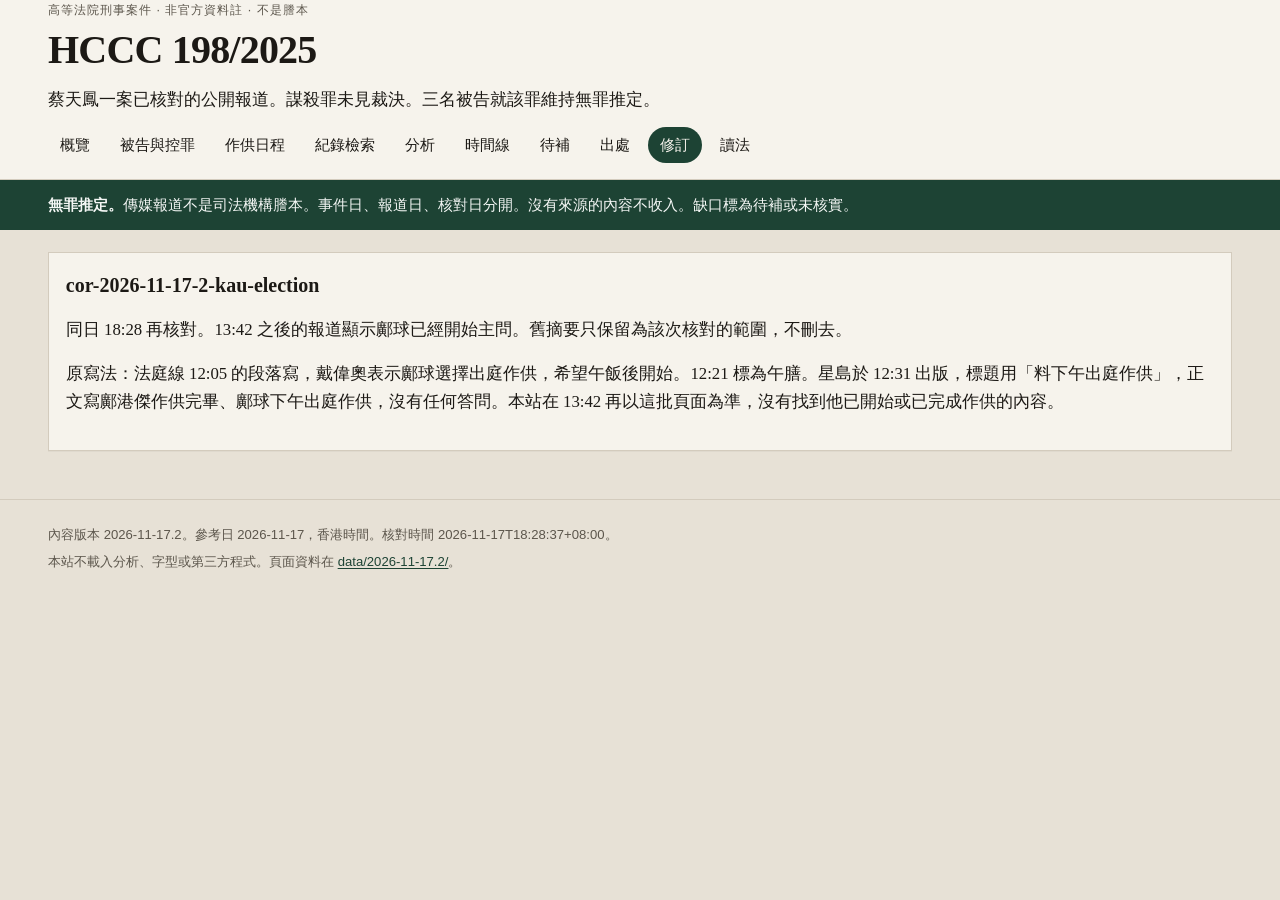
<file: corrections.html>
<!DOCTYPE html>
<html lang="zh-Hant-HK">
<head>
<meta charset="utf-8">
<meta name="viewport" content="width=device-width, initial-scale=1">
<title>修訂 · HCCC 198/2025</title>
<link rel="stylesheet" href="assets/site.css">

</head>
<body>
<a class="skip" href="#content">跳至內文</a>
<header class="site-header">
  <div class="wrap">
    <p class="eyebrow">高等法院刑事案件 · 非官方資料註 · 不是謄本</p>
    <h1>HCCC 198/2025</h1>
    <p class="dek">蔡天鳳一案已核對的公開報道。謀殺罪未見裁決。三名被告就該罪維持無罪推定。</p>
    <nav class="nav" aria-label="頁面"><a href="index.html">概覽</a><a href="people.html">被告與控罪</a><a href="hearings.html">作供日程</a><a href="records.html">紀錄檢索</a><a href="analysis.html">分析</a><a href="timeline.html">時間線</a><a href="gaps.html">待補</a><a href="sources.html">出處</a><a href="corrections.html" aria-current="page">修訂</a><a href="method.html">讀法</a></nav>
  </div>
</header>
<div class="banner"><div class="wrap"><p><strong>無罪推定。</strong>傳媒報道不是司法機構謄本。事件日、報道日、核對日分開。沒有來源的內容不收入。缺口標為待補或未核實。</p></div></div>
<main id="content" class="wrap">
<article class="panel"><h2>cor-2026-11-17-2-kau-election</h2><p>同日 18:28 再核對。13:42 之後的報道顯示鄺球已經開始主問。舊摘要只保留為該次核對的範圍，不刪去。</p><p>原寫法：法庭線 12:05 的段落寫，戴偉奧表示鄺球選擇出庭作供，希望午飯後開始。12:21 標為午膳。星島於 12:31 出版，標題用「料下午出庭作供」，正文寫鄺港傑作供完畢、鄺球下午出庭作供，沒有任何答問。本站在 13:42 再以這批頁面為準，沒有找到他已開始或已完成作供的內容。</p></article>
</main>
<footer>
  <div class="wrap">
    <p>內容版本 2026-11-17.2。參考日 2026-11-17，香港時間。核對時間 2026-11-17T18:28:37+08:00。</p>
    <p>本站不載入分析、字型或第三方程式。頁面資料在 <a href="data/2026-11-17.2/records.json">data/2026-11-17.2/</a>。</p>
  </div>
</footer>
</body>
</html>
</file>
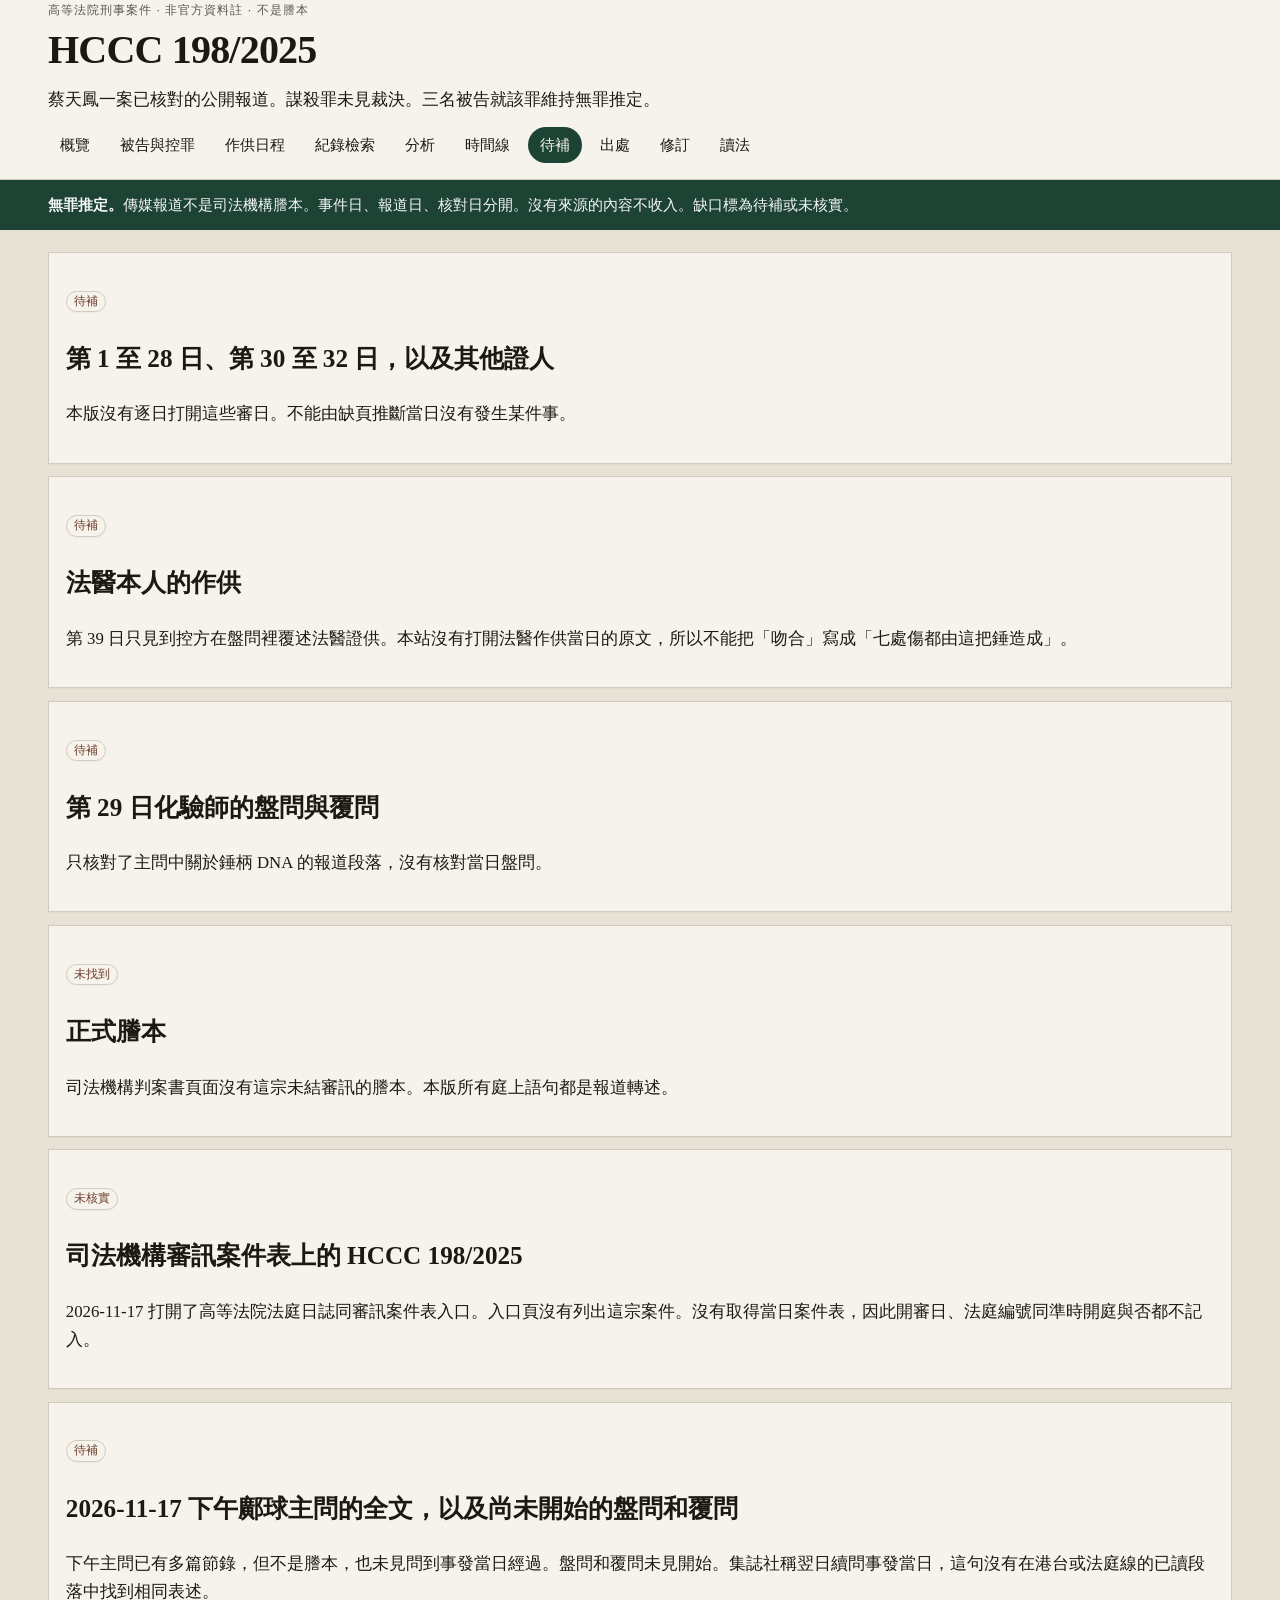
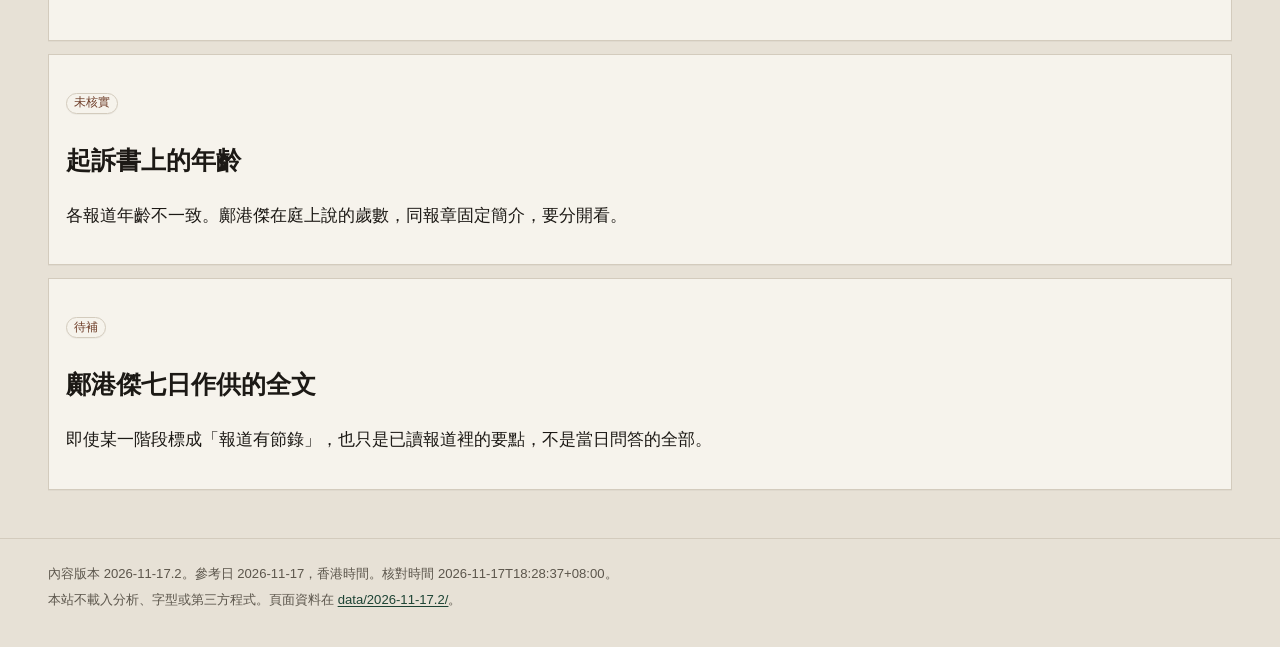
<file: gaps.html>
<!DOCTYPE html>
<html lang="zh-Hant-HK">
<head>
<meta charset="utf-8">
<meta name="viewport" content="width=device-width, initial-scale=1">
<title>待補與未核實 · HCCC 198/2025</title>
<link rel="stylesheet" href="assets/site.css">

</head>
<body>
<a class="skip" href="#content">跳至內文</a>
<header class="site-header">
  <div class="wrap">
    <p class="eyebrow">高等法院刑事案件 · 非官方資料註 · 不是謄本</p>
    <h1>HCCC 198/2025</h1>
    <p class="dek">蔡天鳳一案已核對的公開報道。謀殺罪未見裁決。三名被告就該罪維持無罪推定。</p>
    <nav class="nav" aria-label="頁面"><a href="index.html">概覽</a><a href="people.html">被告與控罪</a><a href="hearings.html">作供日程</a><a href="records.html">紀錄檢索</a><a href="analysis.html">分析</a><a href="timeline.html">時間線</a><a href="gaps.html" aria-current="page">待補</a><a href="sources.html">出處</a><a href="corrections.html">修訂</a><a href="method.html">讀法</a></nav>
  </div>
</header>
<div class="banner"><div class="wrap"><p><strong>無罪推定。</strong>傳媒報道不是司法機構謄本。事件日、報道日、核對日分開。沒有來源的內容不收入。缺口標為待補或未核實。</p></div></div>
<main id="content" class="wrap">
<div class="grid"><article class="gap"><p><span class="tag gap">待補</span></p><h2>第 1 至 28 日、第 30 至 32 日，以及其他證人</h2><p>本版沒有逐日打開這些審日。不能由缺頁推斷當日沒有發生某件事。</p></article><article class="gap"><p><span class="tag gap">待補</span></p><h2>法醫本人的作供</h2><p>第 39 日只見到控方在盤問裡覆述法醫證供。本站沒有打開法醫作供當日的原文，所以不能把「吻合」寫成「七處傷都由這把錘造成」。</p></article><article class="gap"><p><span class="tag gap">待補</span></p><h2>第 29 日化驗師的盤問與覆問</h2><p>只核對了主問中關於錘柄 DNA 的報道段落，沒有核對當日盤問。</p></article><article class="gap"><p><span class="tag gap">未找到</span></p><h2>正式謄本</h2><p>司法機構判案書頁面沒有這宗未結審訊的謄本。本版所有庭上語句都是報道轉述。</p></article><article class="gap"><p><span class="tag gap">未核實</span></p><h2>司法機構審訊案件表上的 HCCC 198/2025</h2><p>2026-11-17 打開了高等法院法庭日誌同審訊案件表入口。入口頁沒有列出這宗案件。沒有取得當日案件表，因此開審日、法庭編號同準時開庭與否都不記入。</p></article><article class="gap"><p><span class="tag gap">待補</span></p><h2>2026-11-17 下午鄺球主問的全文，以及尚未開始的盤問和覆問</h2><p>下午主問已有多篇節錄，但不是謄本，也未見問到事發當日經過。盤問和覆問未見開始。集誌社稱翌日續問事發當日，這句沒有在港台或法庭線的已讀段落中找到相同表述。</p></article><article class="gap"><p><span class="tag gap">未核實</span></p><h2>起訴書上的年齡</h2><p>各報道年齡不一致。鄺港傑在庭上說的歲數，同報章固定簡介，要分開看。</p></article><article class="gap"><p><span class="tag gap">待補</span></p><h2>鄺港傑七日作供的全文</h2><p>即使某一階段標成「報道有節錄」，也只是已讀報道裡的要點，不是當日問答的全部。</p></article></div>
</main>
<footer>
  <div class="wrap">
    <p>內容版本 2026-11-17.2。參考日 2026-11-17，香港時間。核對時間 2026-11-17T18:28:37+08:00。</p>
    <p>本站不載入分析、字型或第三方程式。頁面資料在 <a href="data/2026-11-17.2/records.json">data/2026-11-17.2/</a>。</p>
  </div>
</footer>
</body>
</html>
</file>
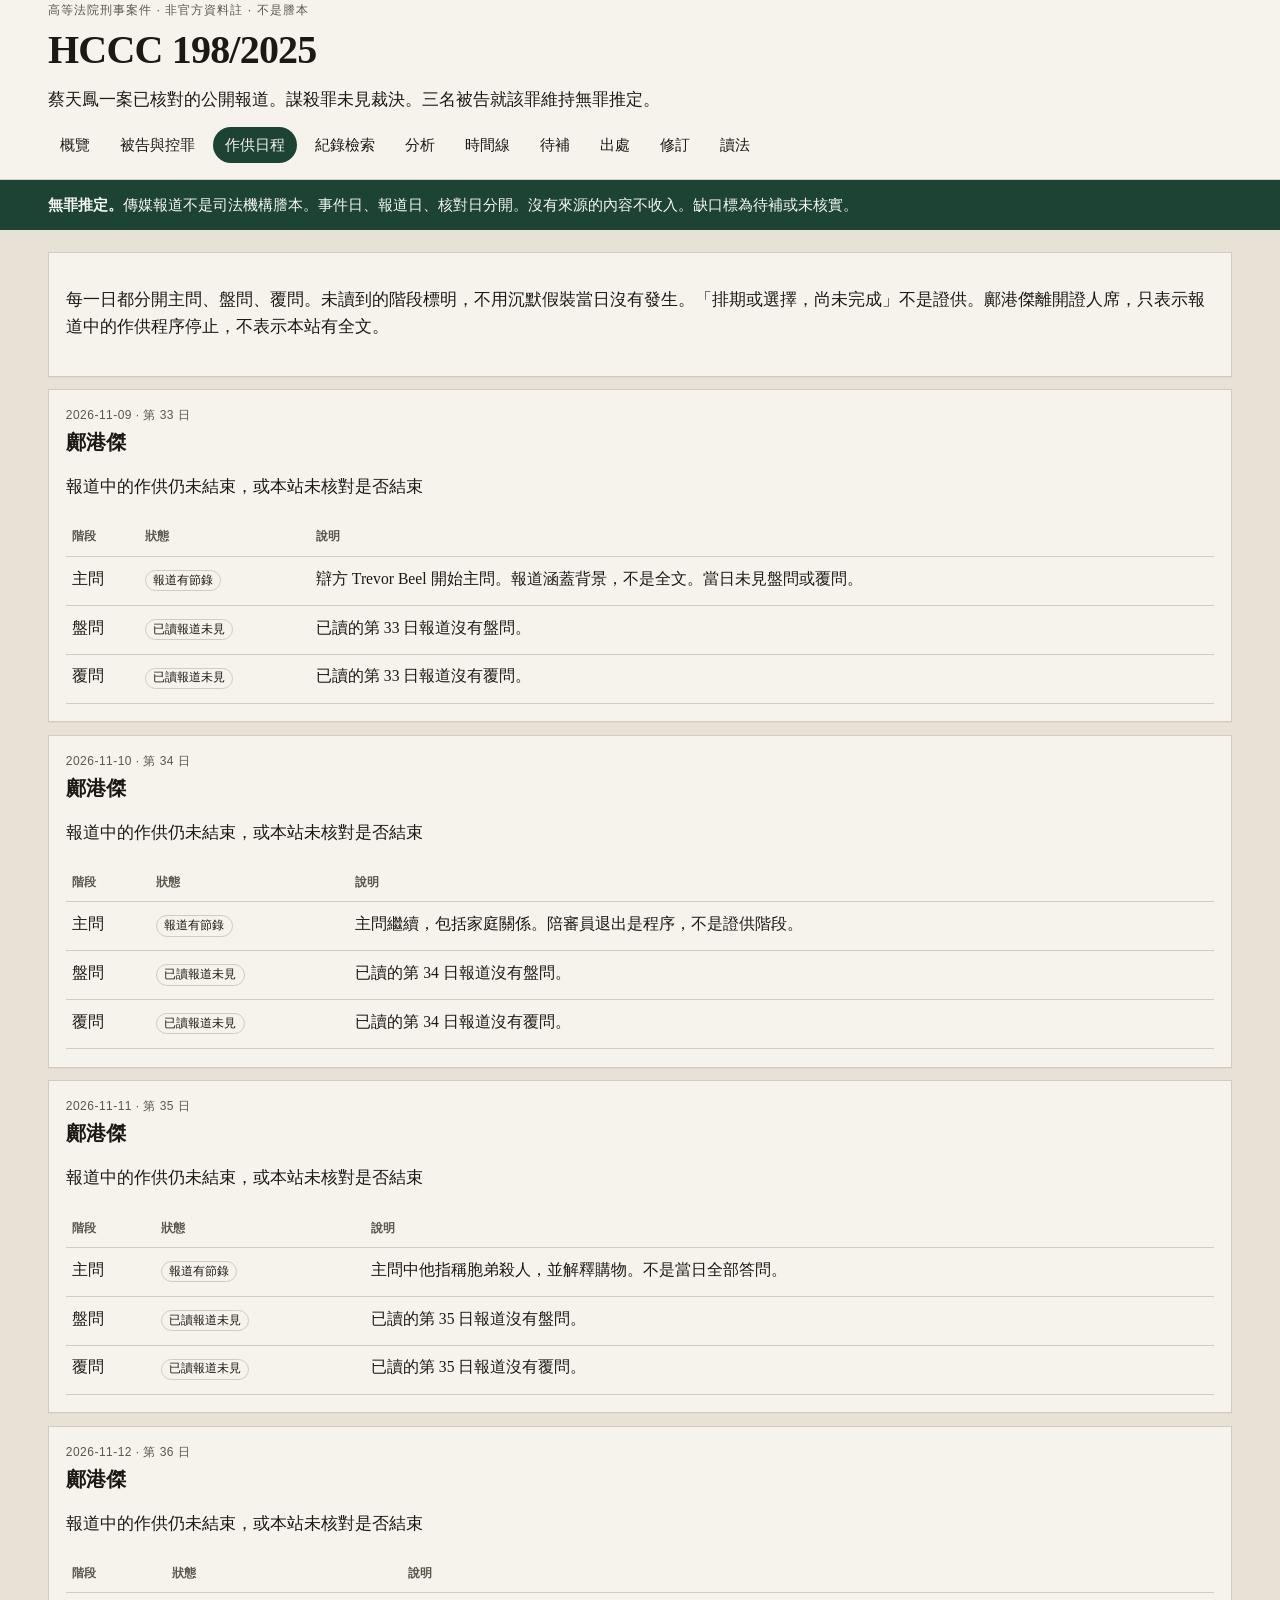
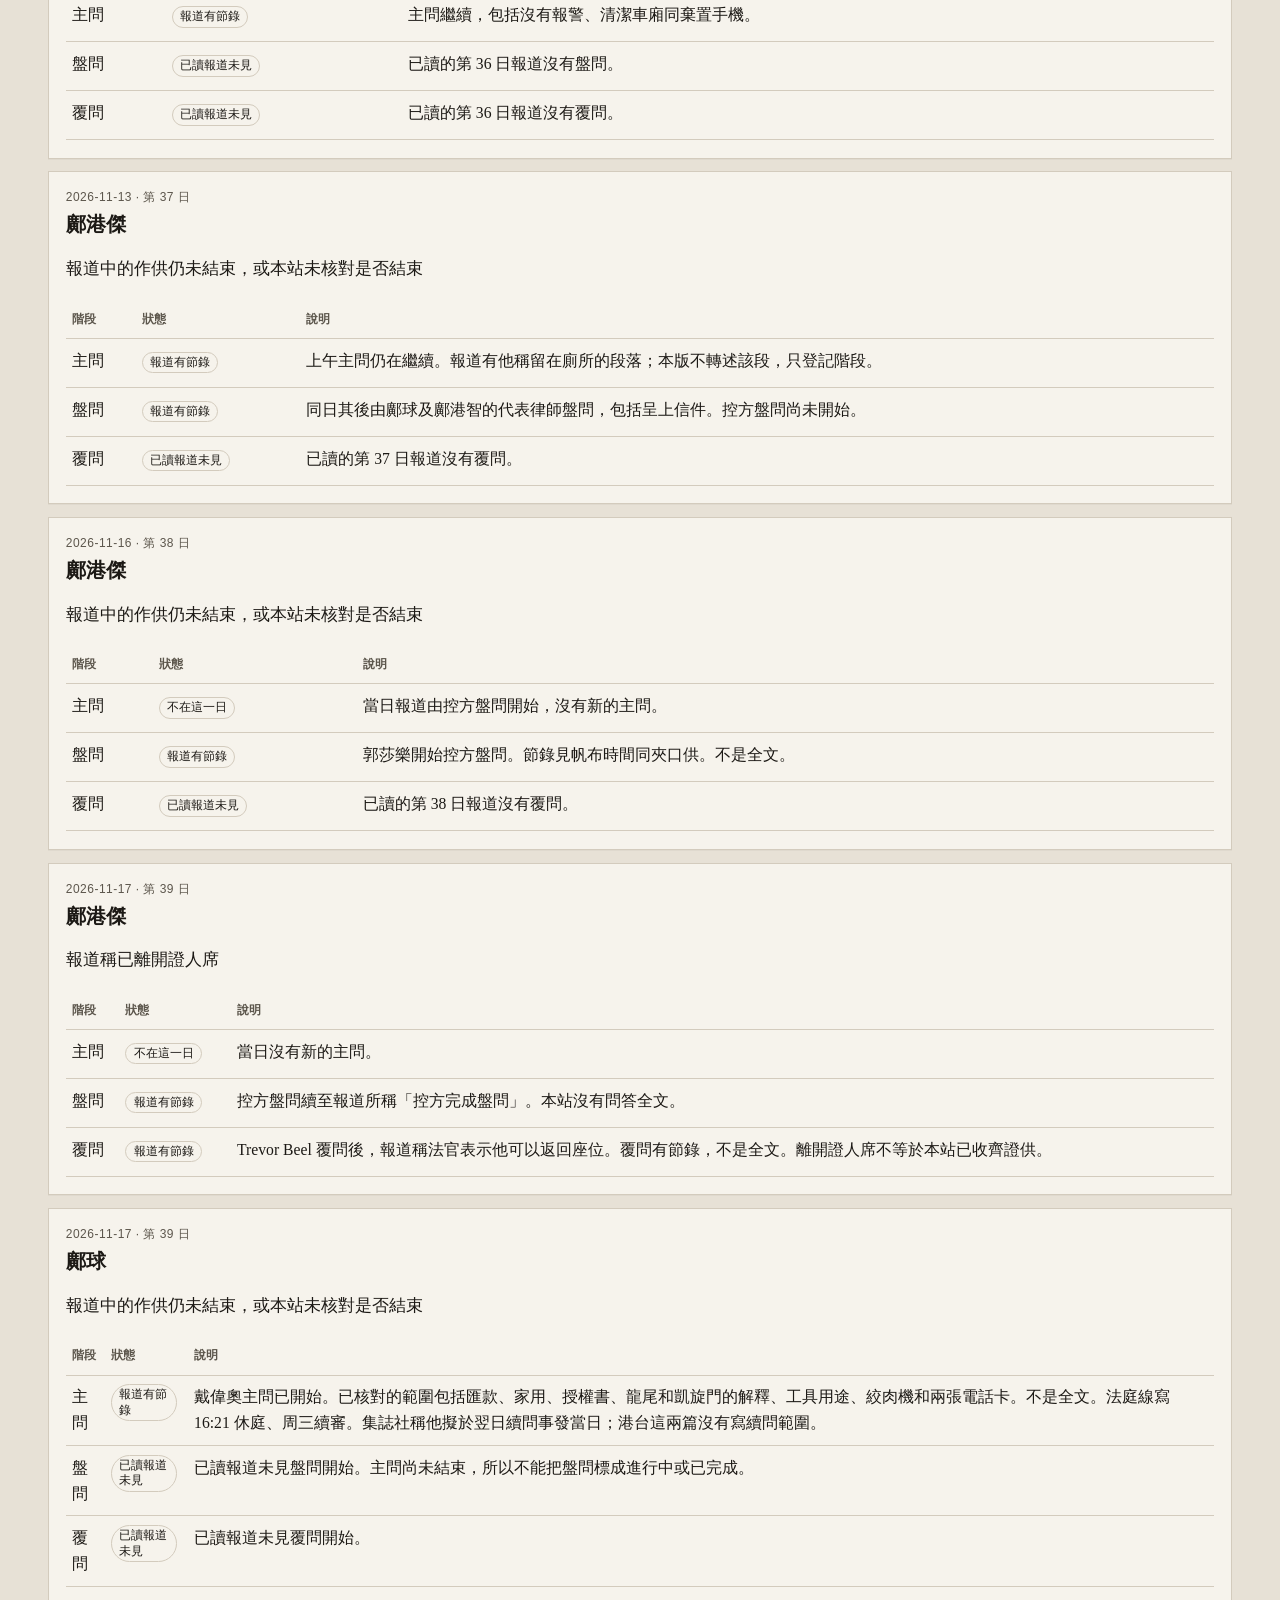
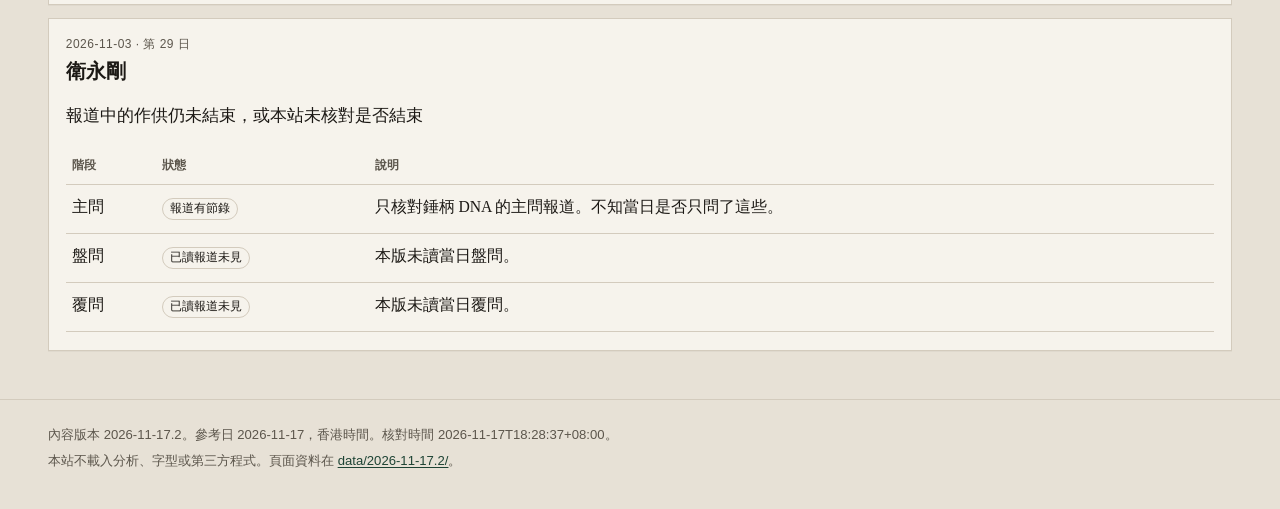
<file: hearings.html>
<!DOCTYPE html>
<html lang="zh-Hant-HK">
<head>
<meta charset="utf-8">
<meta name="viewport" content="width=device-width, initial-scale=1">
<title>作供日程 · HCCC 198/2025</title>
<link rel="stylesheet" href="assets/site.css">

</head>
<body>
<a class="skip" href="#content">跳至內文</a>
<header class="site-header">
  <div class="wrap">
    <p class="eyebrow">高等法院刑事案件 · 非官方資料註 · 不是謄本</p>
    <h1>HCCC 198/2025</h1>
    <p class="dek">蔡天鳳一案已核對的公開報道。謀殺罪未見裁決。三名被告就該罪維持無罪推定。</p>
    <nav class="nav" aria-label="頁面"><a href="index.html">概覽</a><a href="people.html">被告與控罪</a><a href="hearings.html" aria-current="page">作供日程</a><a href="records.html">紀錄檢索</a><a href="analysis.html">分析</a><a href="timeline.html">時間線</a><a href="gaps.html">待補</a><a href="sources.html">出處</a><a href="corrections.html">修訂</a><a href="method.html">讀法</a></nav>
  </div>
</header>
<div class="banner"><div class="wrap"><p><strong>無罪推定。</strong>傳媒報道不是司法機構謄本。事件日、報道日、核對日分開。沒有來源的內容不收入。缺口標為待補或未核實。</p></div></div>
<main id="content" class="wrap">
<section class="panel"><p>每一日都分開主問、盤問、覆問。未讀到的階段標明，不用沉默假裝當日沒有發生。「排期或選擇，尚未完成」不是證供。鄺港傑離開證人席，只表示報道中的作供程序停止，不表示本站有全文。</p></section><div class="grid" style="margin-top:0.8rem"><article class="hearing">
        <p class="kicker">2026-11-09 · 第 33 日</p>
        <h2>鄺港傑</h2>
        <p>報道中的作供仍未結束，或本站未核對是否結束</p>
        <div style="overflow-x:auto"><table><thead><tr><th>階段</th><th>狀態</th><th>說明</th></tr></thead><tbody><tr><td>主問</td><td><span class="tag ">報道有節錄</span></td><td>辯方 Trevor Beel 開始主問。報道涵蓋背景，不是全文。當日未見盤問或覆問。</td></tr><tr><td>盤問</td><td><span class="tag ">已讀報道未見</span></td><td>已讀的第 33 日報道沒有盤問。</td></tr><tr><td>覆問</td><td><span class="tag ">已讀報道未見</span></td><td>已讀的第 33 日報道沒有覆問。</td></tr></tbody></table></div>
      </article><article class="hearing">
        <p class="kicker">2026-11-10 · 第 34 日</p>
        <h2>鄺港傑</h2>
        <p>報道中的作供仍未結束，或本站未核對是否結束</p>
        <div style="overflow-x:auto"><table><thead><tr><th>階段</th><th>狀態</th><th>說明</th></tr></thead><tbody><tr><td>主問</td><td><span class="tag ">報道有節錄</span></td><td>主問繼續，包括家庭關係。陪審員退出是程序，不是證供階段。</td></tr><tr><td>盤問</td><td><span class="tag ">已讀報道未見</span></td><td>已讀的第 34 日報道沒有盤問。</td></tr><tr><td>覆問</td><td><span class="tag ">已讀報道未見</span></td><td>已讀的第 34 日報道沒有覆問。</td></tr></tbody></table></div>
      </article><article class="hearing">
        <p class="kicker">2026-11-11 · 第 35 日</p>
        <h2>鄺港傑</h2>
        <p>報道中的作供仍未結束，或本站未核對是否結束</p>
        <div style="overflow-x:auto"><table><thead><tr><th>階段</th><th>狀態</th><th>說明</th></tr></thead><tbody><tr><td>主問</td><td><span class="tag ">報道有節錄</span></td><td>主問中他指稱胞弟殺人，並解釋購物。不是當日全部答問。</td></tr><tr><td>盤問</td><td><span class="tag ">已讀報道未見</span></td><td>已讀的第 35 日報道沒有盤問。</td></tr><tr><td>覆問</td><td><span class="tag ">已讀報道未見</span></td><td>已讀的第 35 日報道沒有覆問。</td></tr></tbody></table></div>
      </article><article class="hearing">
        <p class="kicker">2026-11-12 · 第 36 日</p>
        <h2>鄺港傑</h2>
        <p>報道中的作供仍未結束，或本站未核對是否結束</p>
        <div style="overflow-x:auto"><table><thead><tr><th>階段</th><th>狀態</th><th>說明</th></tr></thead><tbody><tr><td>主問</td><td><span class="tag ">報道有節錄</span></td><td>主問繼續，包括沒有報警、清潔車廂同棄置手機。</td></tr><tr><td>盤問</td><td><span class="tag ">已讀報道未見</span></td><td>已讀的第 36 日報道沒有盤問。</td></tr><tr><td>覆問</td><td><span class="tag ">已讀報道未見</span></td><td>已讀的第 36 日報道沒有覆問。</td></tr></tbody></table></div>
      </article><article class="hearing">
        <p class="kicker">2026-11-13 · 第 37 日</p>
        <h2>鄺港傑</h2>
        <p>報道中的作供仍未結束，或本站未核對是否結束</p>
        <div style="overflow-x:auto"><table><thead><tr><th>階段</th><th>狀態</th><th>說明</th></tr></thead><tbody><tr><td>主問</td><td><span class="tag ">報道有節錄</span></td><td>上午主問仍在繼續。報道有他稱留在廁所的段落；本版不轉述該段，只登記階段。</td></tr><tr><td>盤問</td><td><span class="tag ">報道有節錄</span></td><td>同日其後由鄺球及鄺港智的代表律師盤問，包括呈上信件。控方盤問尚未開始。</td></tr><tr><td>覆問</td><td><span class="tag ">已讀報道未見</span></td><td>已讀的第 37 日報道沒有覆問。</td></tr></tbody></table></div>
      </article><article class="hearing">
        <p class="kicker">2026-11-16 · 第 38 日</p>
        <h2>鄺港傑</h2>
        <p>報道中的作供仍未結束，或本站未核對是否結束</p>
        <div style="overflow-x:auto"><table><thead><tr><th>階段</th><th>狀態</th><th>說明</th></tr></thead><tbody><tr><td>主問</td><td><span class="tag ">不在這一日</span></td><td>當日報道由控方盤問開始，沒有新的主問。</td></tr><tr><td>盤問</td><td><span class="tag ">報道有節錄</span></td><td>郭莎樂開始控方盤問。節錄見帆布時間同夾口供。不是全文。</td></tr><tr><td>覆問</td><td><span class="tag ">已讀報道未見</span></td><td>已讀的第 38 日報道沒有覆問。</td></tr></tbody></table></div>
      </article><article class="hearing">
        <p class="kicker">2026-11-17 · 第 39 日</p>
        <h2>鄺港傑</h2>
        <p>報道稱已離開證人席</p>
        <div style="overflow-x:auto"><table><thead><tr><th>階段</th><th>狀態</th><th>說明</th></tr></thead><tbody><tr><td>主問</td><td><span class="tag ">不在這一日</span></td><td>當日沒有新的主問。</td></tr><tr><td>盤問</td><td><span class="tag ">報道有節錄</span></td><td>控方盤問續至報道所稱「控方完成盤問」。本站沒有問答全文。</td></tr><tr><td>覆問</td><td><span class="tag ">報道有節錄</span></td><td>Trevor Beel 覆問後，報道稱法官表示他可以返回座位。覆問有節錄，不是全文。離開證人席不等於本站已收齊證供。</td></tr></tbody></table></div>
      </article><article class="hearing">
        <p class="kicker">2026-11-17 · 第 39 日</p>
        <h2>鄺球</h2>
        <p>報道中的作供仍未結束，或本站未核對是否結束</p>
        <div style="overflow-x:auto"><table><thead><tr><th>階段</th><th>狀態</th><th>說明</th></tr></thead><tbody><tr><td>主問</td><td><span class="tag ">報道有節錄</span></td><td>戴偉奧主問已開始。已核對的範圍包括匯款、家用、授權書、龍尾和凱旋門的解釋、工具用途、絞肉機和兩張電話卡。不是全文。法庭線寫 16:21 休庭、周三續審。集誌社稱他擬於翌日續問事發當日；港台這兩篇沒有寫續問範圍。</td></tr><tr><td>盤問</td><td><span class="tag ">已讀報道未見</span></td><td>已讀報道未見盤問開始。主問尚未結束，所以不能把盤問標成進行中或已完成。</td></tr><tr><td>覆問</td><td><span class="tag ">已讀報道未見</span></td><td>已讀報道未見覆問開始。</td></tr></tbody></table></div>
      </article><article class="hearing">
        <p class="kicker">2026-11-03 · 第 29 日</p>
        <h2>衛永剛</h2>
        <p>報道中的作供仍未結束，或本站未核對是否結束</p>
        <div style="overflow-x:auto"><table><thead><tr><th>階段</th><th>狀態</th><th>說明</th></tr></thead><tbody><tr><td>主問</td><td><span class="tag ">報道有節錄</span></td><td>只核對錘柄 DNA 的主問報道。不知當日是否只問了這些。</td></tr><tr><td>盤問</td><td><span class="tag ">已讀報道未見</span></td><td>本版未讀當日盤問。</td></tr><tr><td>覆問</td><td><span class="tag ">已讀報道未見</span></td><td>本版未讀當日覆問。</td></tr></tbody></table></div>
      </article></div>
</main>
<footer>
  <div class="wrap">
    <p>內容版本 2026-11-17.2。參考日 2026-11-17，香港時間。核對時間 2026-11-17T18:28:37+08:00。</p>
    <p>本站不載入分析、字型或第三方程式。頁面資料在 <a href="data/2026-11-17.2/records.json">data/2026-11-17.2/</a>。</p>
  </div>
</footer>
</body>
</html>
</file>
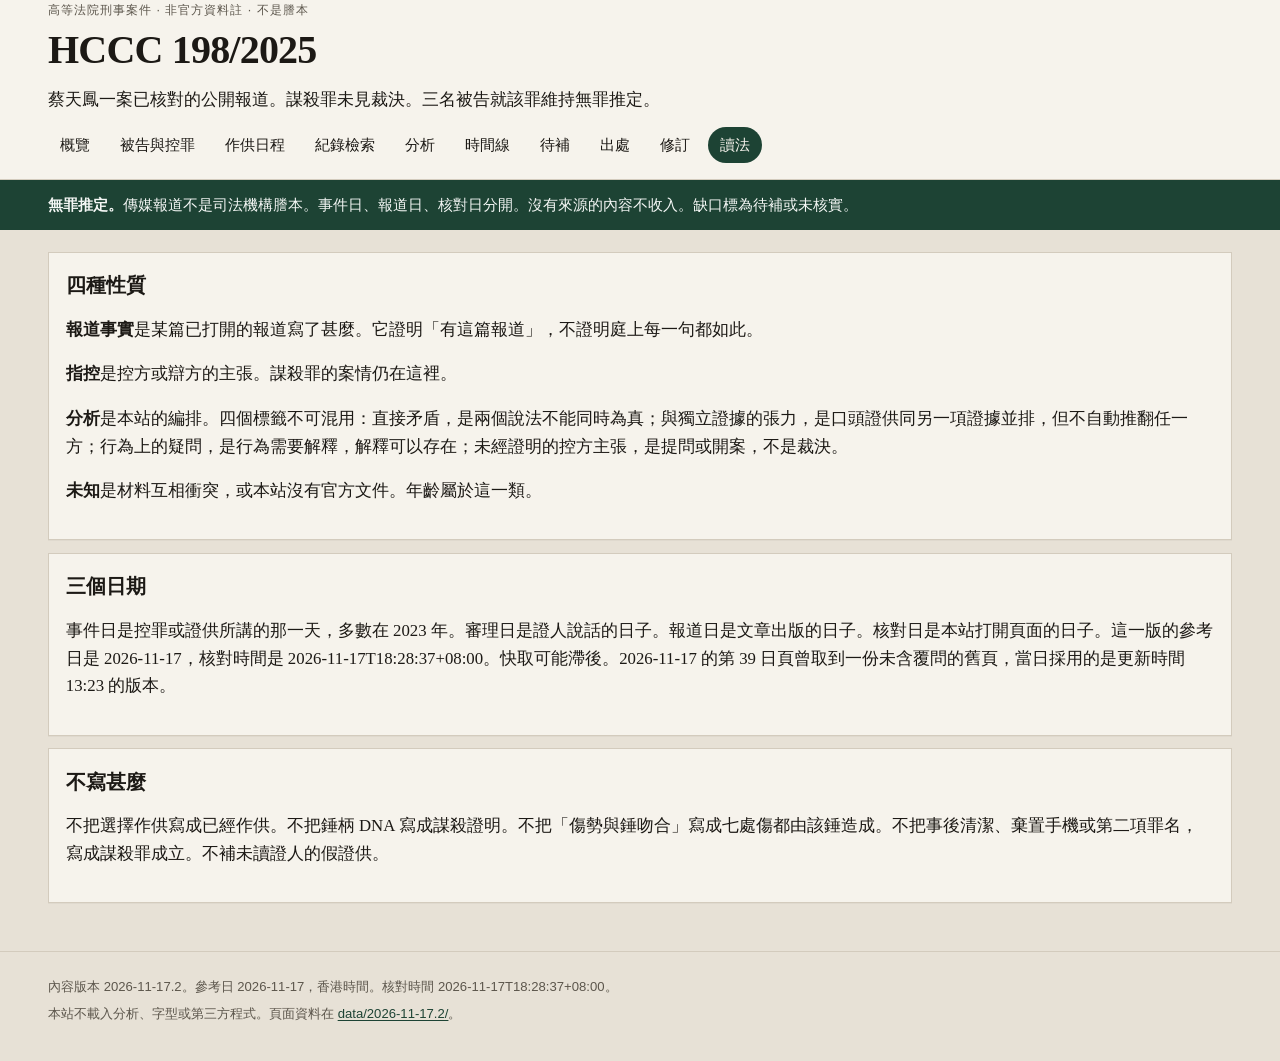
<file: method.html>
<!DOCTYPE html>
<html lang="zh-Hant-HK">
<head>
<meta charset="utf-8">
<meta name="viewport" content="width=device-width, initial-scale=1">
<title>讀法 · HCCC 198/2025</title>
<link rel="stylesheet" href="assets/site.css">

</head>
<body>
<a class="skip" href="#content">跳至內文</a>
<header class="site-header">
  <div class="wrap">
    <p class="eyebrow">高等法院刑事案件 · 非官方資料註 · 不是謄本</p>
    <h1>HCCC 198/2025</h1>
    <p class="dek">蔡天鳳一案已核對的公開報道。謀殺罪未見裁決。三名被告就該罪維持無罪推定。</p>
    <nav class="nav" aria-label="頁面"><a href="index.html">概覽</a><a href="people.html">被告與控罪</a><a href="hearings.html">作供日程</a><a href="records.html">紀錄檢索</a><a href="analysis.html">分析</a><a href="timeline.html">時間線</a><a href="gaps.html">待補</a><a href="sources.html">出處</a><a href="corrections.html">修訂</a><a href="method.html" aria-current="page">讀法</a></nav>
  </div>
</header>
<div class="banner"><div class="wrap"><p><strong>無罪推定。</strong>傳媒報道不是司法機構謄本。事件日、報道日、核對日分開。沒有來源的內容不收入。缺口標為待補或未核實。</p></div></div>
<main id="content" class="wrap">
<section class="panel">
        <h2>四種性質</h2>
        <p><strong>報道事實</strong>是某篇已打開的報道寫了甚麼。它證明「有這篇報道」，不證明庭上每一句都如此。</p>
        <p><strong>指控</strong>是控方或辯方的主張。謀殺罪的案情仍在這裡。</p>
        <p><strong>分析</strong>是本站的編排。四個標籤不可混用：直接矛盾，是兩個說法不能同時為真；與獨立證據的張力，是口頭證供同另一項證據並排，但不自動推翻任一方；行為上的疑問，是行為需要解釋，解釋可以存在；未經證明的控方主張，是提問或開案，不是裁決。</p>
        <p><strong>未知</strong>是材料互相衝突，或本站沒有官方文件。年齡屬於這一類。</p>
      </section>
      <section class="panel" style="margin-top:0.8rem">
        <h2>三個日期</h2>
        <p>事件日是控罪或證供所講的那一天，多數在 2023 年。審理日是證人說話的日子。報道日是文章出版的日子。核對日是本站打開頁面的日子。這一版的參考日是 2026-11-17，核對時間是 2026-11-17T18:28:37+08:00。快取可能滯後。2026-11-17 的第 39 日頁曾取到一份未含覆問的舊頁，當日採用的是更新時間 13:23 的版本。</p>
      </section>
      <section class="panel" style="margin-top:0.8rem">
        <h2>不寫甚麼</h2>
        <p>不把選擇作供寫成已經作供。不把錘柄 DNA 寫成謀殺證明。不把「傷勢與錘吻合」寫成七處傷都由該錘造成。不把事後清潔、棄置手機或第二項罪名，寫成謀殺罪成立。不補未讀證人的假證供。</p>
      </section>
</main>
<footer>
  <div class="wrap">
    <p>內容版本 2026-11-17.2。參考日 2026-11-17，香港時間。核對時間 2026-11-17T18:28:37+08:00。</p>
    <p>本站不載入分析、字型或第三方程式。頁面資料在 <a href="data/2026-11-17.2/records.json">data/2026-11-17.2/</a>。</p>
  </div>
</footer>
</body>
</html>
</file>
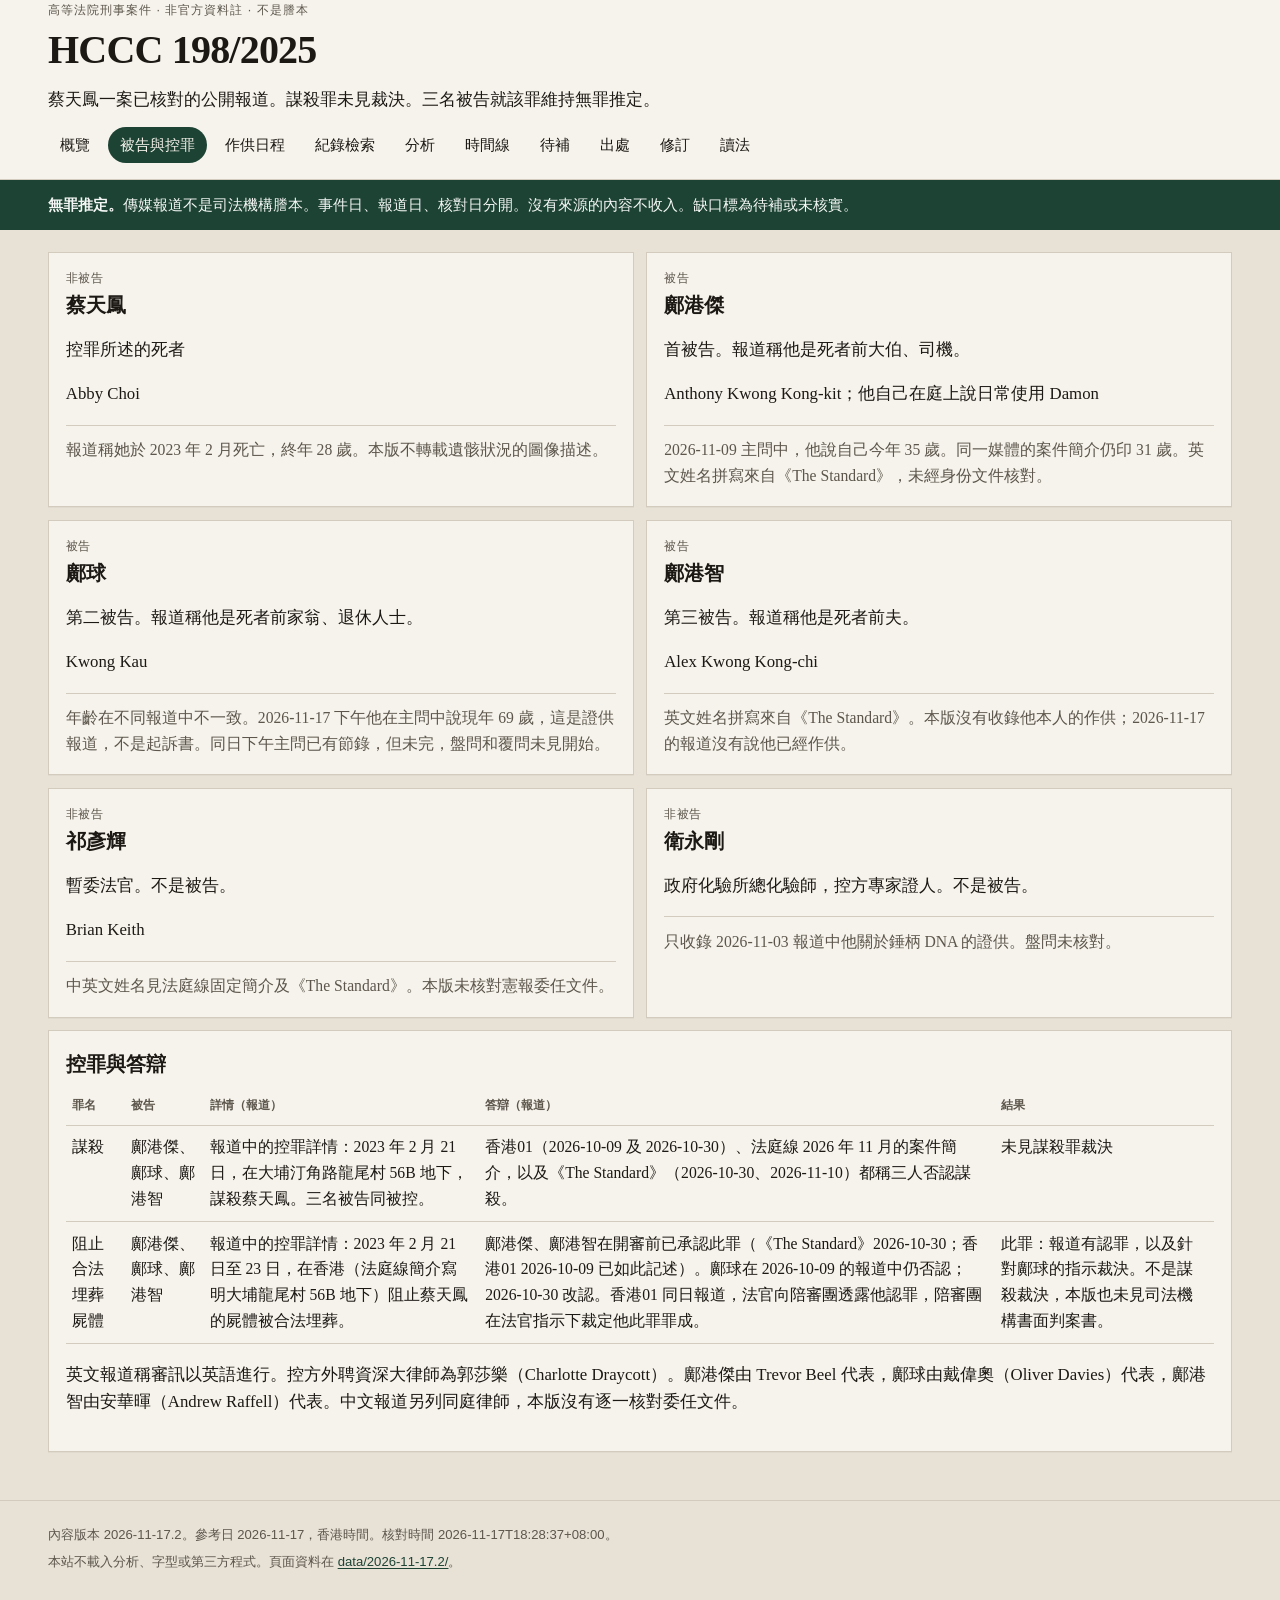
<file: people.html>
<!DOCTYPE html>
<html lang="zh-Hant-HK">
<head>
<meta charset="utf-8">
<meta name="viewport" content="width=device-width, initial-scale=1">
<title>被告與控罪 · HCCC 198/2025</title>
<link rel="stylesheet" href="assets/site.css">

</head>
<body>
<a class="skip" href="#content">跳至內文</a>
<header class="site-header">
  <div class="wrap">
    <p class="eyebrow">高等法院刑事案件 · 非官方資料註 · 不是謄本</p>
    <h1>HCCC 198/2025</h1>
    <p class="dek">蔡天鳳一案已核對的公開報道。謀殺罪未見裁決。三名被告就該罪維持無罪推定。</p>
    <nav class="nav" aria-label="頁面"><a href="index.html">概覽</a><a href="people.html" aria-current="page">被告與控罪</a><a href="hearings.html">作供日程</a><a href="records.html">紀錄檢索</a><a href="analysis.html">分析</a><a href="timeline.html">時間線</a><a href="gaps.html">待補</a><a href="sources.html">出處</a><a href="corrections.html">修訂</a><a href="method.html">讀法</a></nav>
  </div>
</header>
<div class="banner"><div class="wrap"><p><strong>無罪推定。</strong>傳媒報道不是司法機構謄本。事件日、報道日、核對日分開。沒有來源的內容不收入。缺口標為待補或未核實。</p></div></div>
<main id="content" class="wrap">
<div class="cards two"><article class="panel">
        <p class="kicker">非被告</p>
        <h2>蔡天鳳</h2>
        <p>控罪所述的死者</p>
        <p>Abby Choi</p>
        <div class="limits">報道稱她於 2023 年 2 月死亡，終年 28 歲。本版不轉載遺骸狀況的圖像描述。</div>
      </article><article class="panel">
        <p class="kicker">被告</p>
        <h2>鄺港傑</h2>
        <p>首被告。報道稱他是死者前大伯、司機。</p>
        <p>Anthony Kwong Kong-kit；他自己在庭上說日常使用 Damon</p>
        <div class="limits">2026-11-09 主問中，他說自己今年 35 歲。同一媒體的案件簡介仍印 31 歲。英文姓名拼寫來自《The Standard》，未經身份文件核對。</div>
      </article><article class="panel">
        <p class="kicker">被告</p>
        <h2>鄺球</h2>
        <p>第二被告。報道稱他是死者前家翁、退休人士。</p>
        <p>Kwong Kau</p>
        <div class="limits">年齡在不同報道中不一致。2026-11-17 下午他在主問中說現年 69 歲，這是證供報道，不是起訴書。同日下午主問已有節錄，但未完，盤問和覆問未見開始。</div>
      </article><article class="panel">
        <p class="kicker">被告</p>
        <h2>鄺港智</h2>
        <p>第三被告。報道稱他是死者前夫。</p>
        <p>Alex Kwong Kong-chi</p>
        <div class="limits">英文姓名拼寫來自《The Standard》。本版沒有收錄他本人的作供；2026-11-17 的報道沒有說他已經作供。</div>
      </article><article class="panel">
        <p class="kicker">非被告</p>
        <h2>祁彥輝</h2>
        <p>暫委法官。不是被告。</p>
        <p>Brian Keith</p>
        <div class="limits">中英文姓名見法庭線固定簡介及《The Standard》。本版未核對憲報委任文件。</div>
      </article><article class="panel">
        <p class="kicker">非被告</p>
        <h2>衛永剛</h2>
        <p>政府化驗所總化驗師，控方專家證人。不是被告。</p>
        
        <div class="limits">只收錄 2026-11-03 報道中他關於錘柄 DNA 的證供。盤問未核對。</div>
      </article></div>
      <section class="panel" style="margin-top:0.8rem">
        <h2>控罪與答辯</h2>
        <div style="overflow-x:auto"><table>
          <thead><tr><th>罪名</th><th>被告</th><th>詳情（報道）</th><th>答辯（報道）</th><th>結果</th></tr></thead>
          <tbody><tr><td>謀殺</td><td>鄺港傑、鄺球、鄺港智</td><td>報道中的控罪詳情：2023 年 2 月 21 日，在大埔汀角路龍尾村 56B 地下，謀殺蔡天鳳。三名被告同被控。</td><td>香港01（2026-10-09 及 2026-10-30）、法庭線 2026 年 11 月的案件簡介，以及《The Standard》（2026-10-30、2026-11-10）都稱三人否認謀殺。</td><td>未見謀殺罪裁決</td></tr><tr><td>阻止合法埋葬屍體</td><td>鄺港傑、鄺球、鄺港智</td><td>報道中的控罪詳情：2023 年 2 月 21 日至 23 日，在香港（法庭線簡介寫明大埔龍尾村 56B 地下）阻止蔡天鳳的屍體被合法埋葬。</td><td>鄺港傑、鄺港智在開審前已承認此罪（《The Standard》2026-10-30；香港01 2026-10-09 已如此記述）。鄺球在 2026-10-09 的報道中仍否認；2026-10-30 改認。香港01 同日報道，法官向陪審團透露他認罪，陪審團在法官指示下裁定他此罪罪成。</td><td>此罪：報道有認罪，以及針對鄺球的指示裁決。不是謀殺裁決，本版也未見司法機構書面判案書。</td></tr></tbody>
        </table></div>
        <p>英文報道稱審訊以英語進行。控方外聘資深大律師為郭莎樂（Charlotte Draycott）。鄺港傑由 Trevor Beel 代表，鄺球由戴偉奧（Oliver Davies）代表，鄺港智由安華暉（Andrew Raffell）代表。中文報道另列同庭律師，本版沒有逐一核對委任文件。</p>
      </section>
</main>
<footer>
  <div class="wrap">
    <p>內容版本 2026-11-17.2。參考日 2026-11-17，香港時間。核對時間 2026-11-17T18:28:37+08:00。</p>
    <p>本站不載入分析、字型或第三方程式。頁面資料在 <a href="data/2026-11-17.2/records.json">data/2026-11-17.2/</a>。</p>
  </div>
</footer>
</body>
</html>
</file>
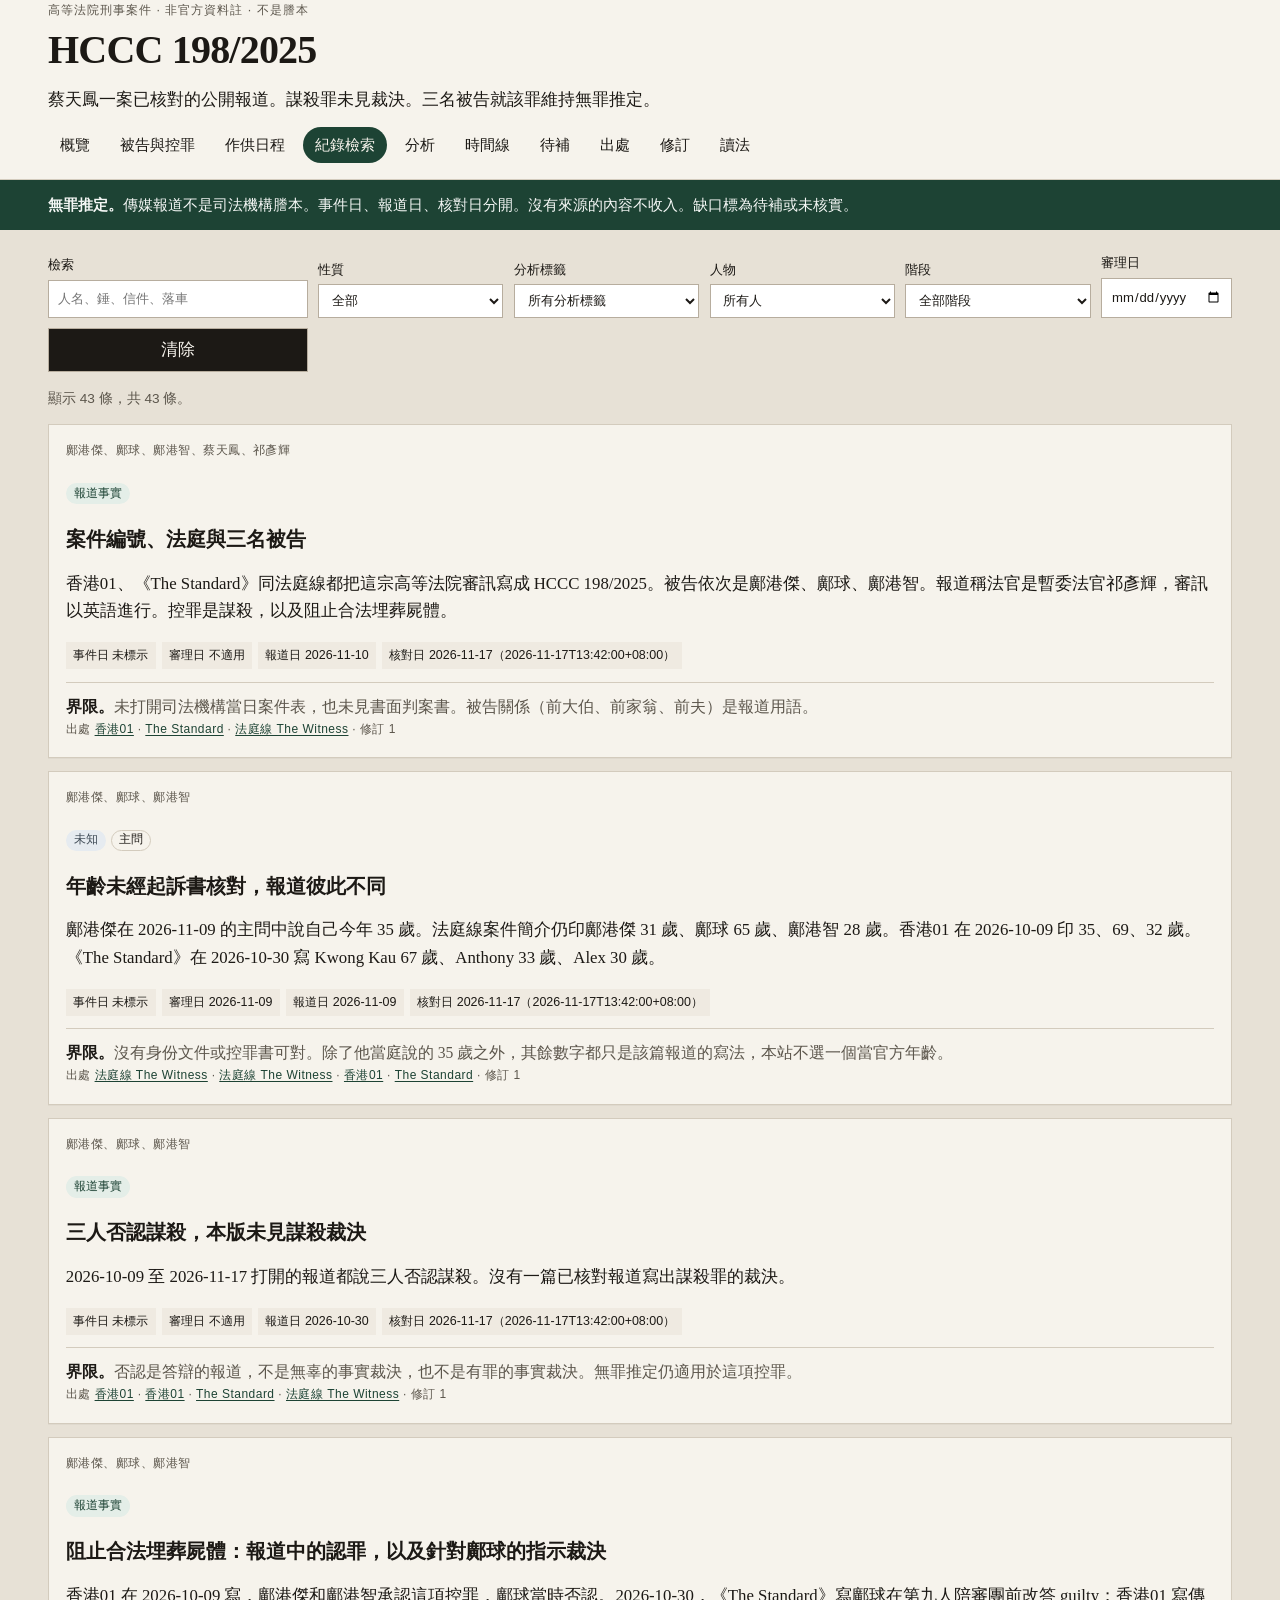
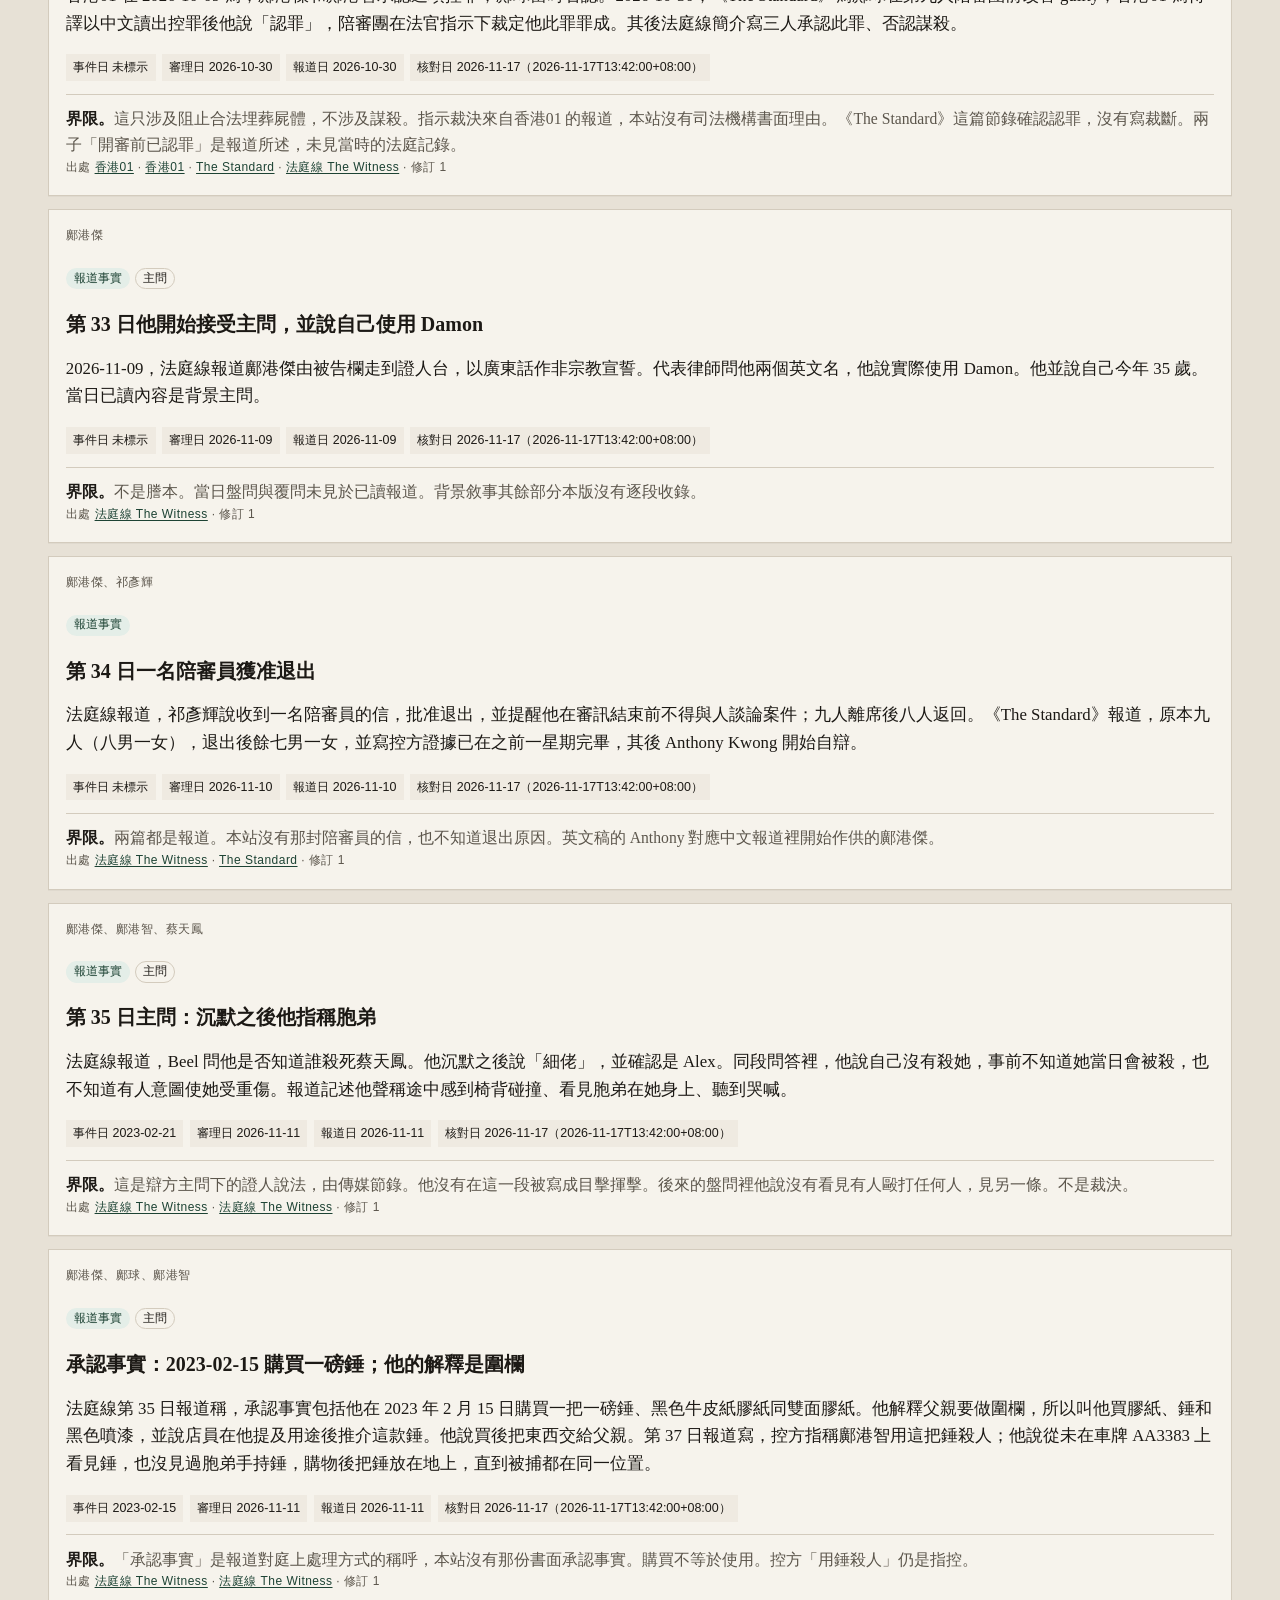
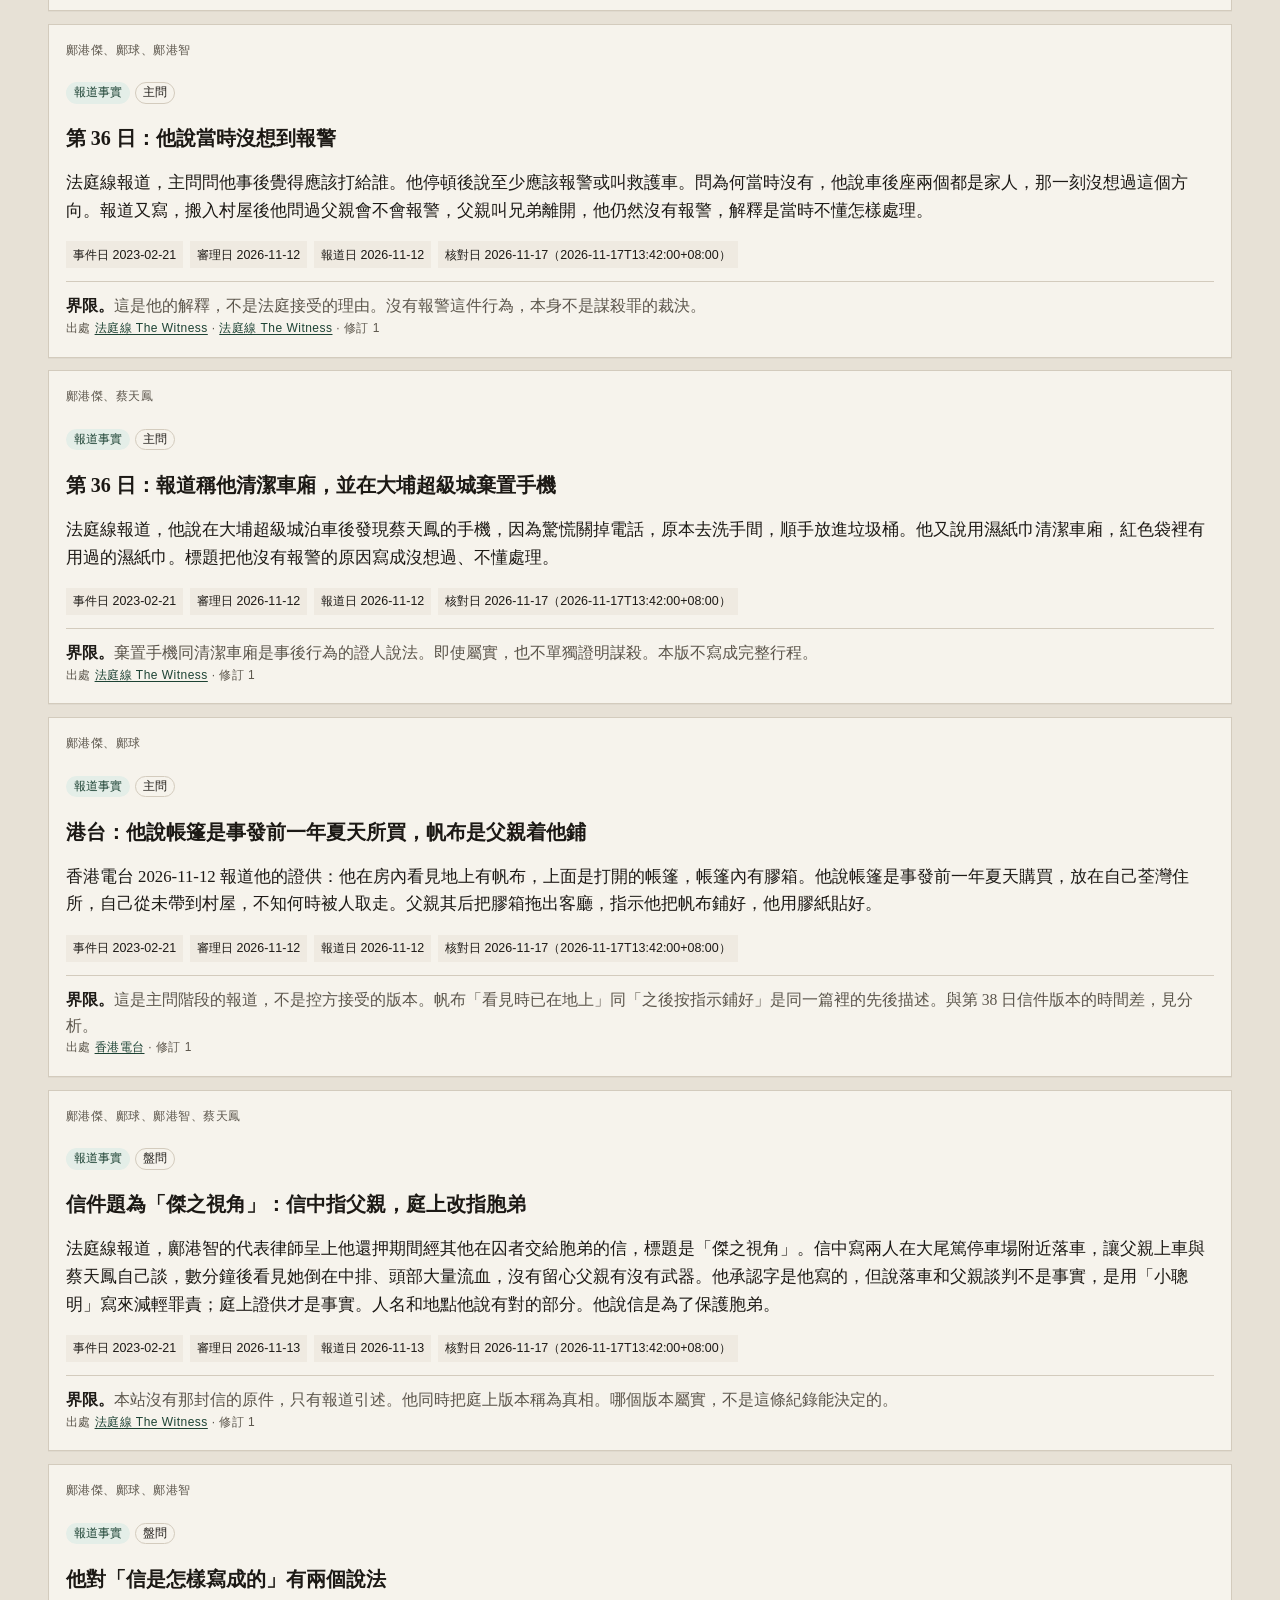
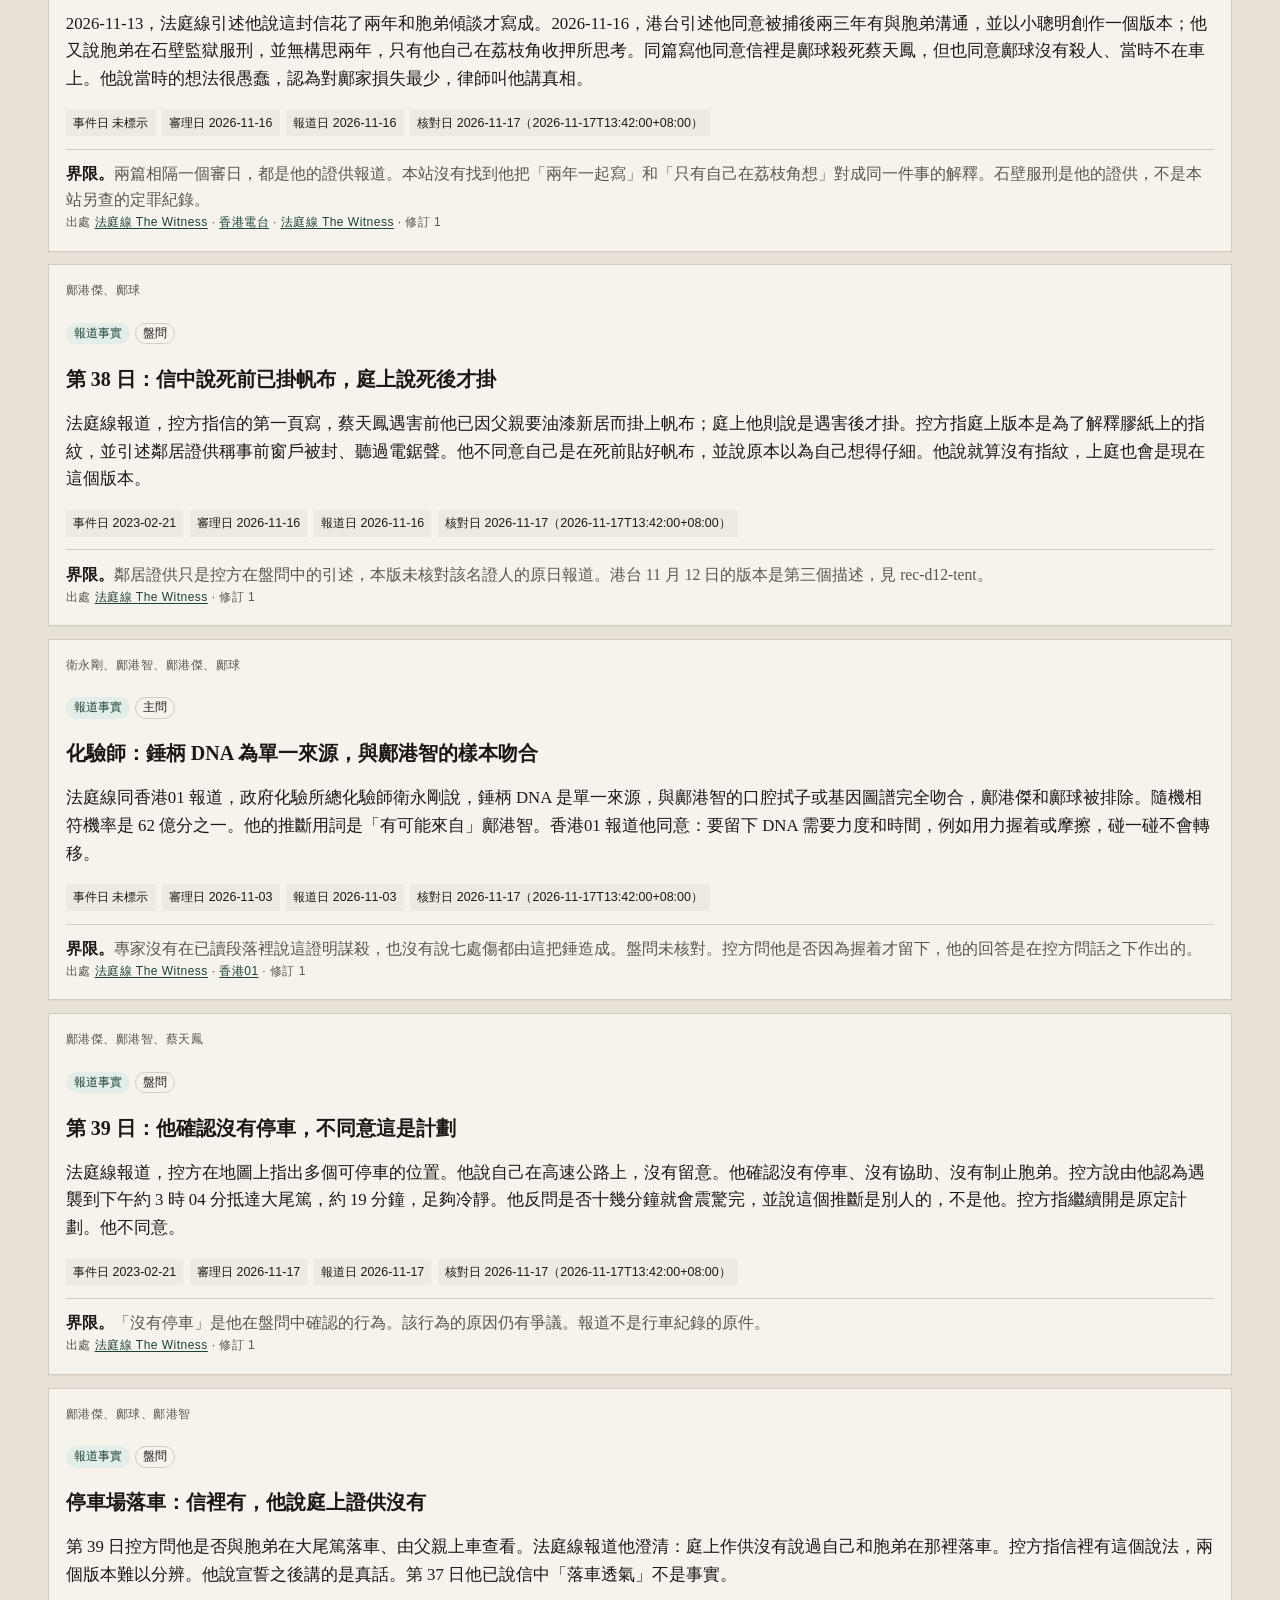
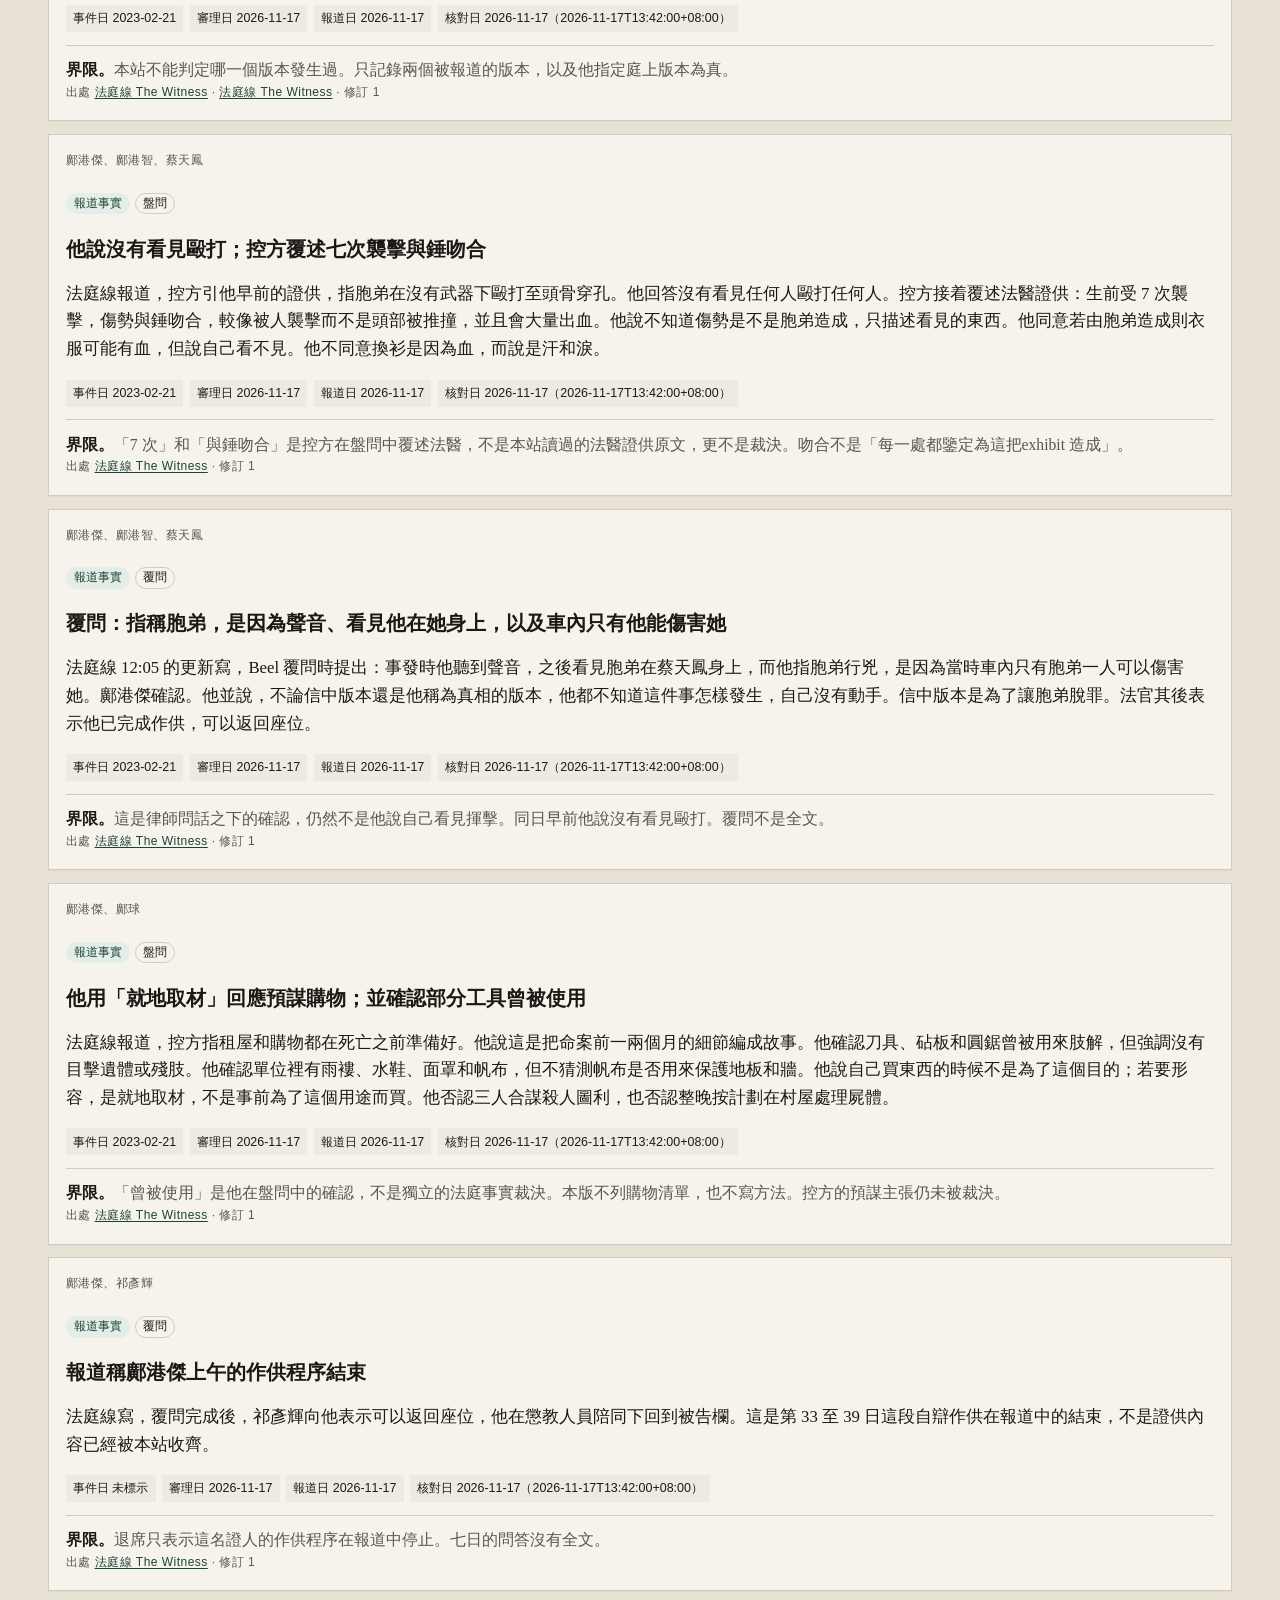
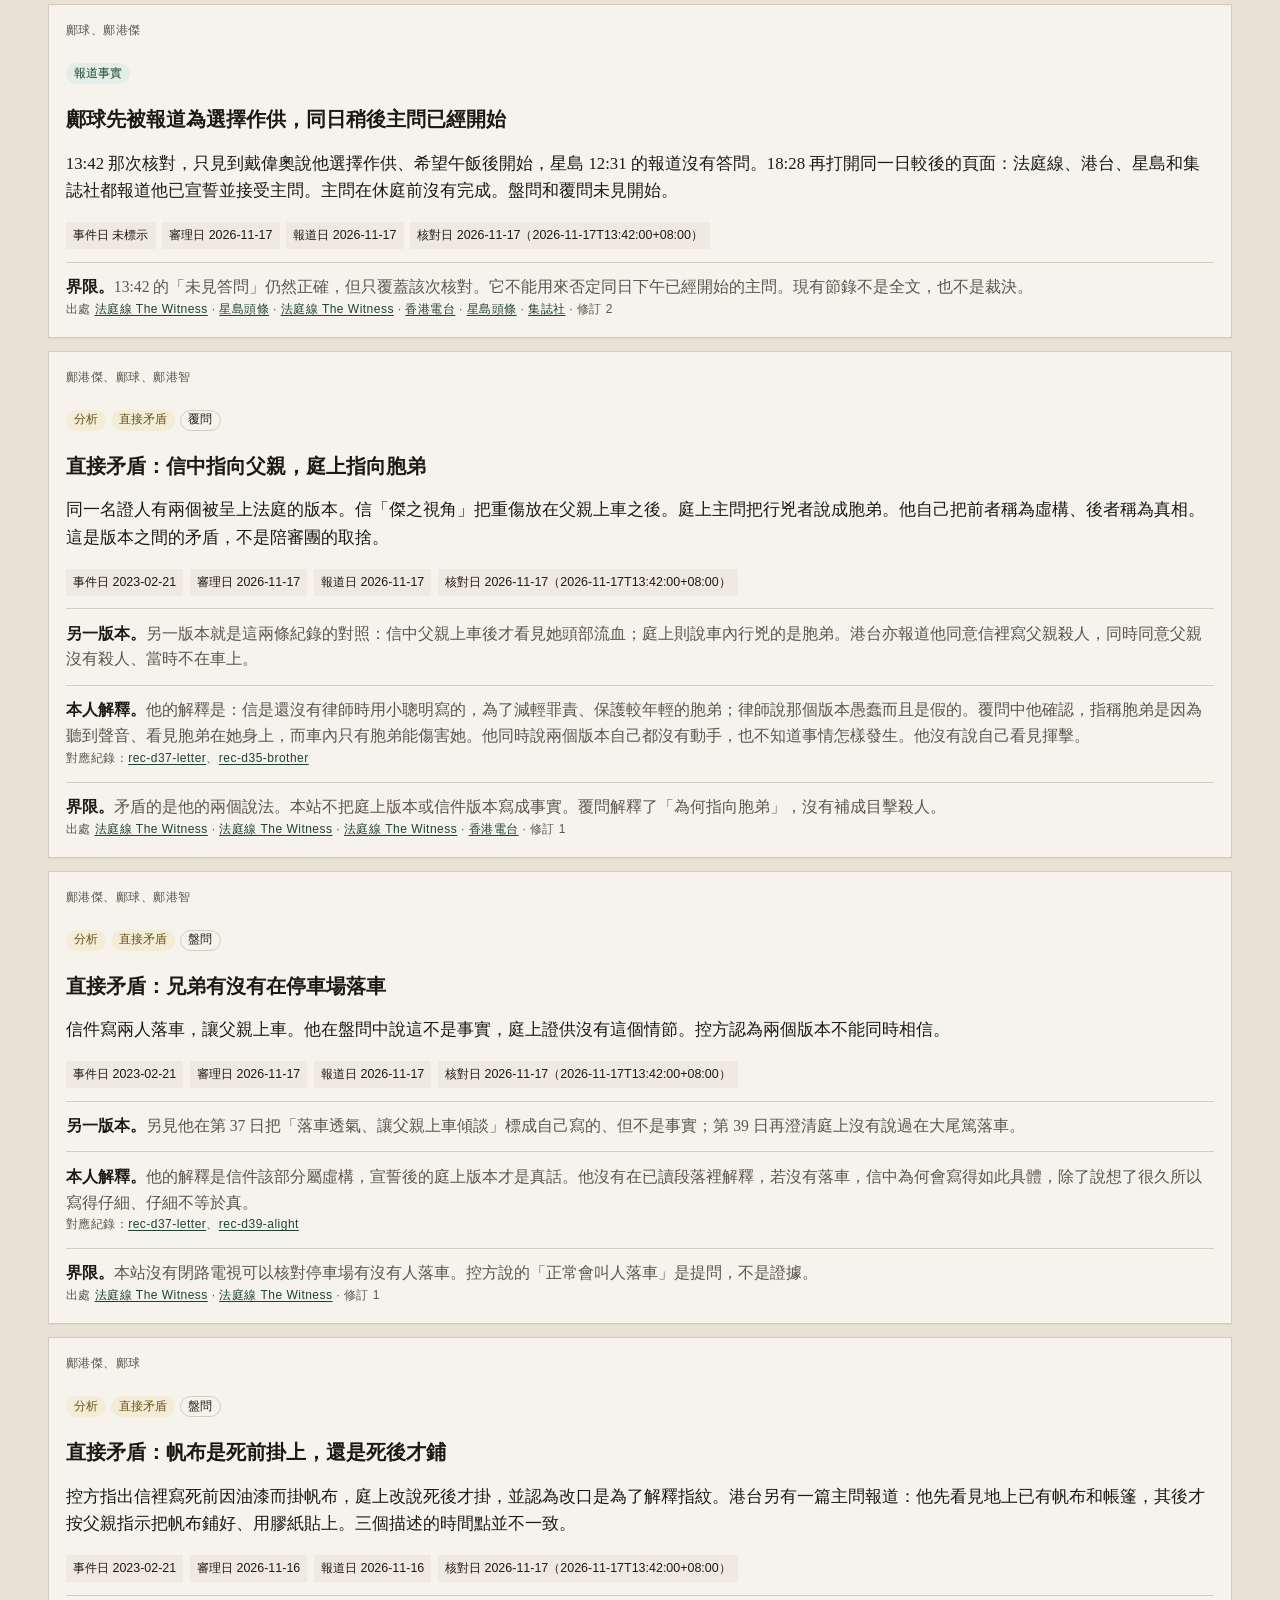
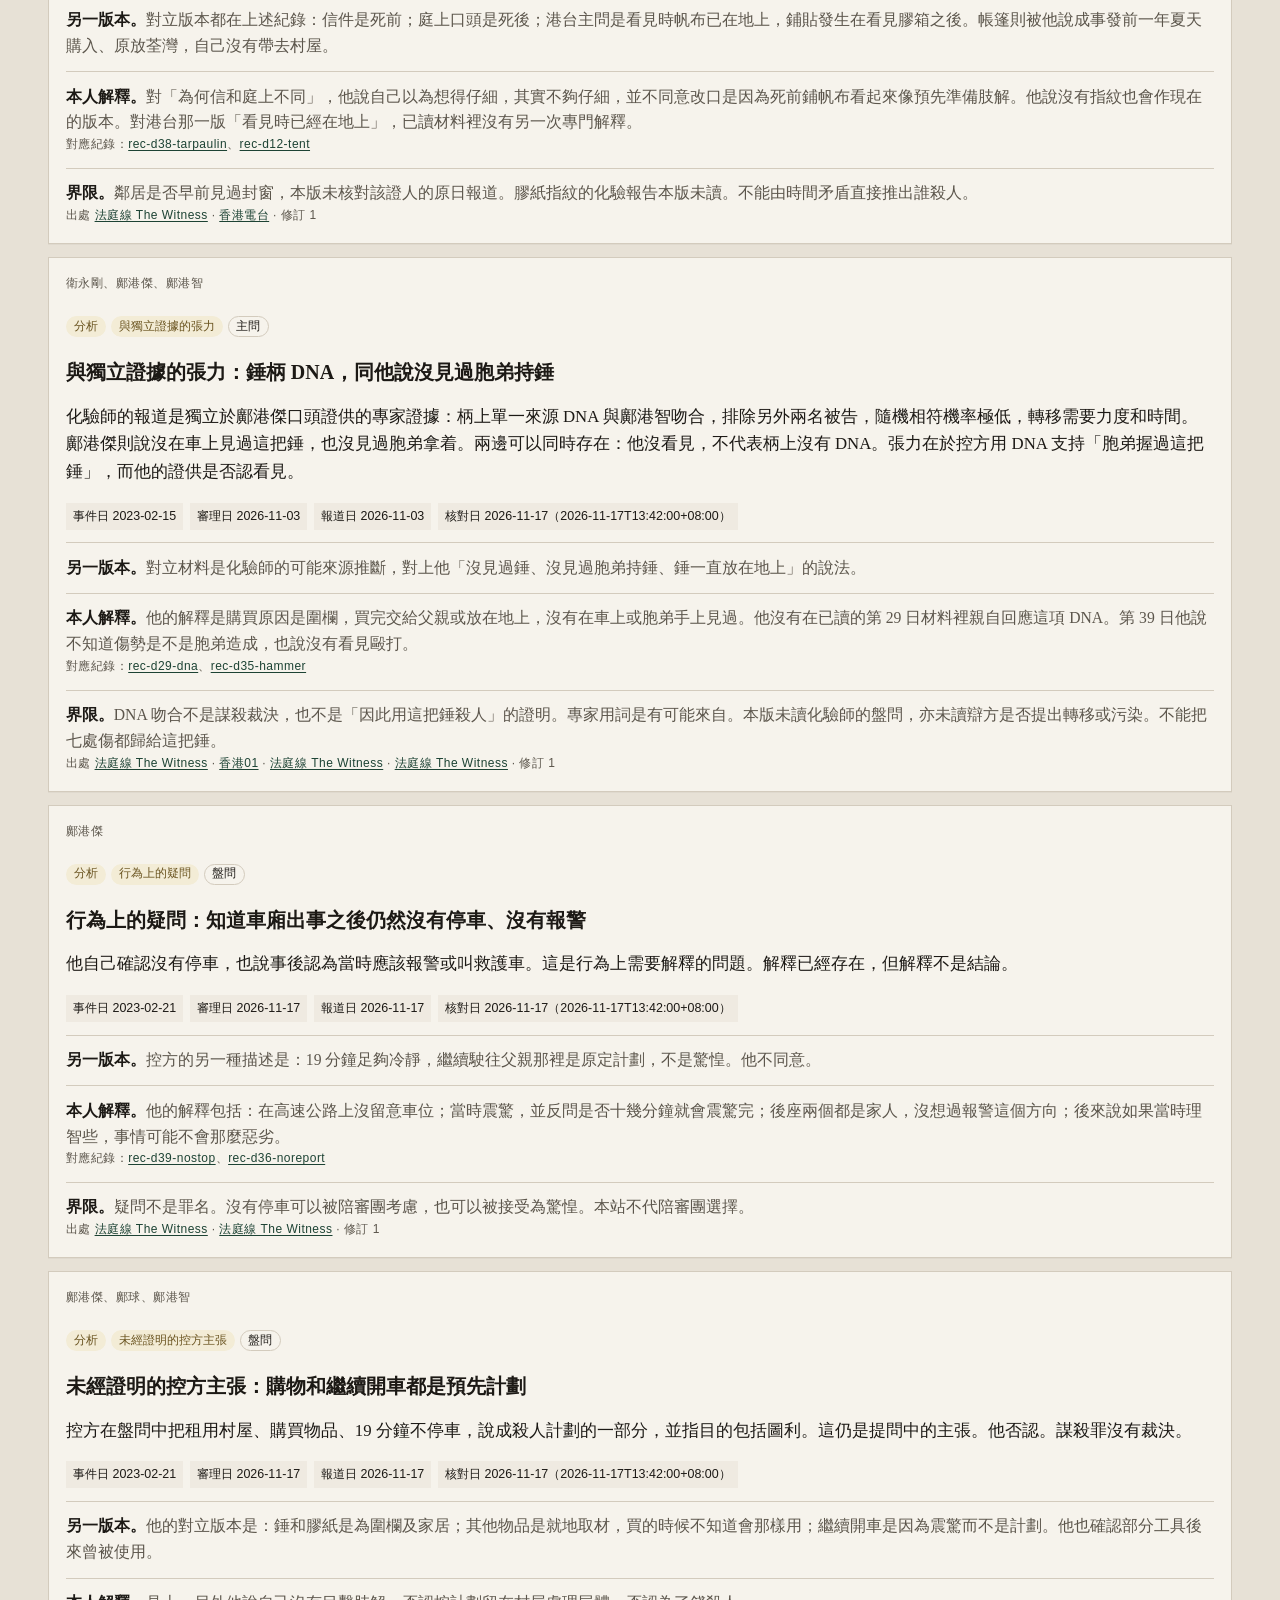
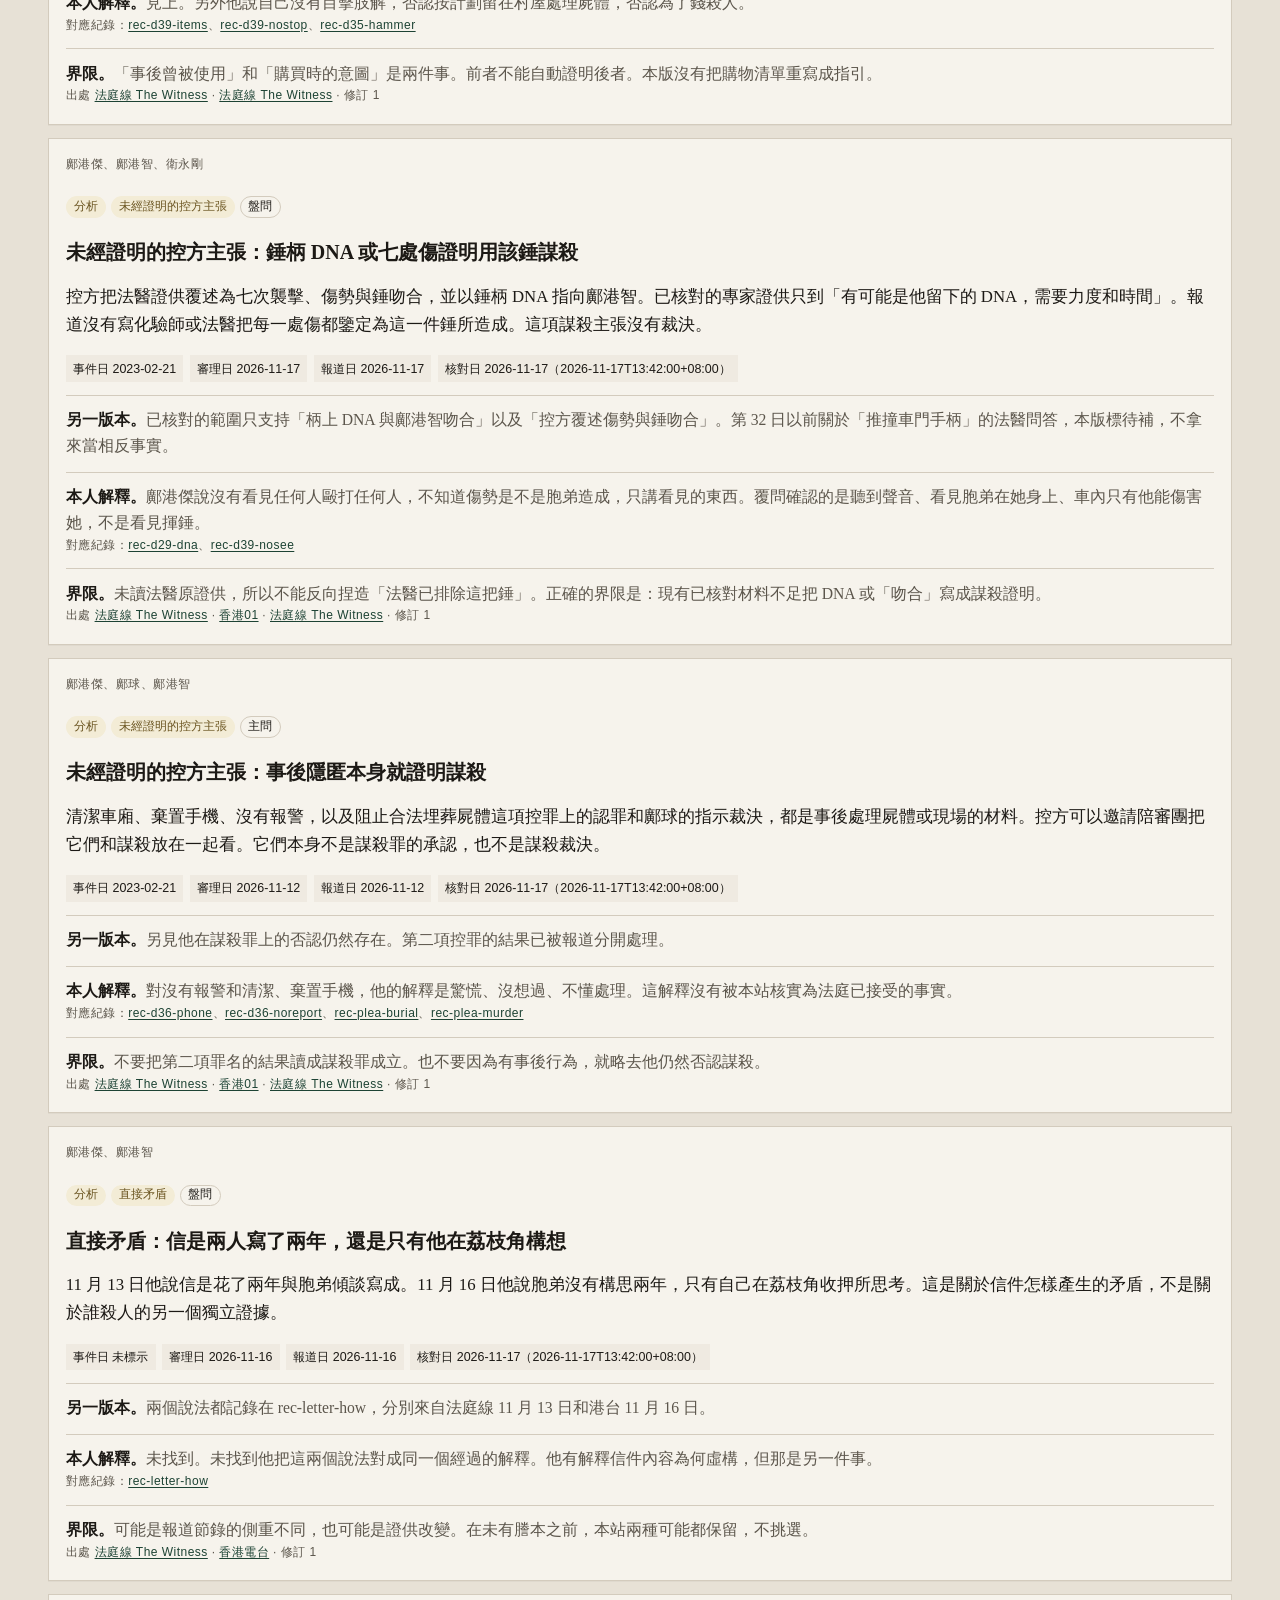
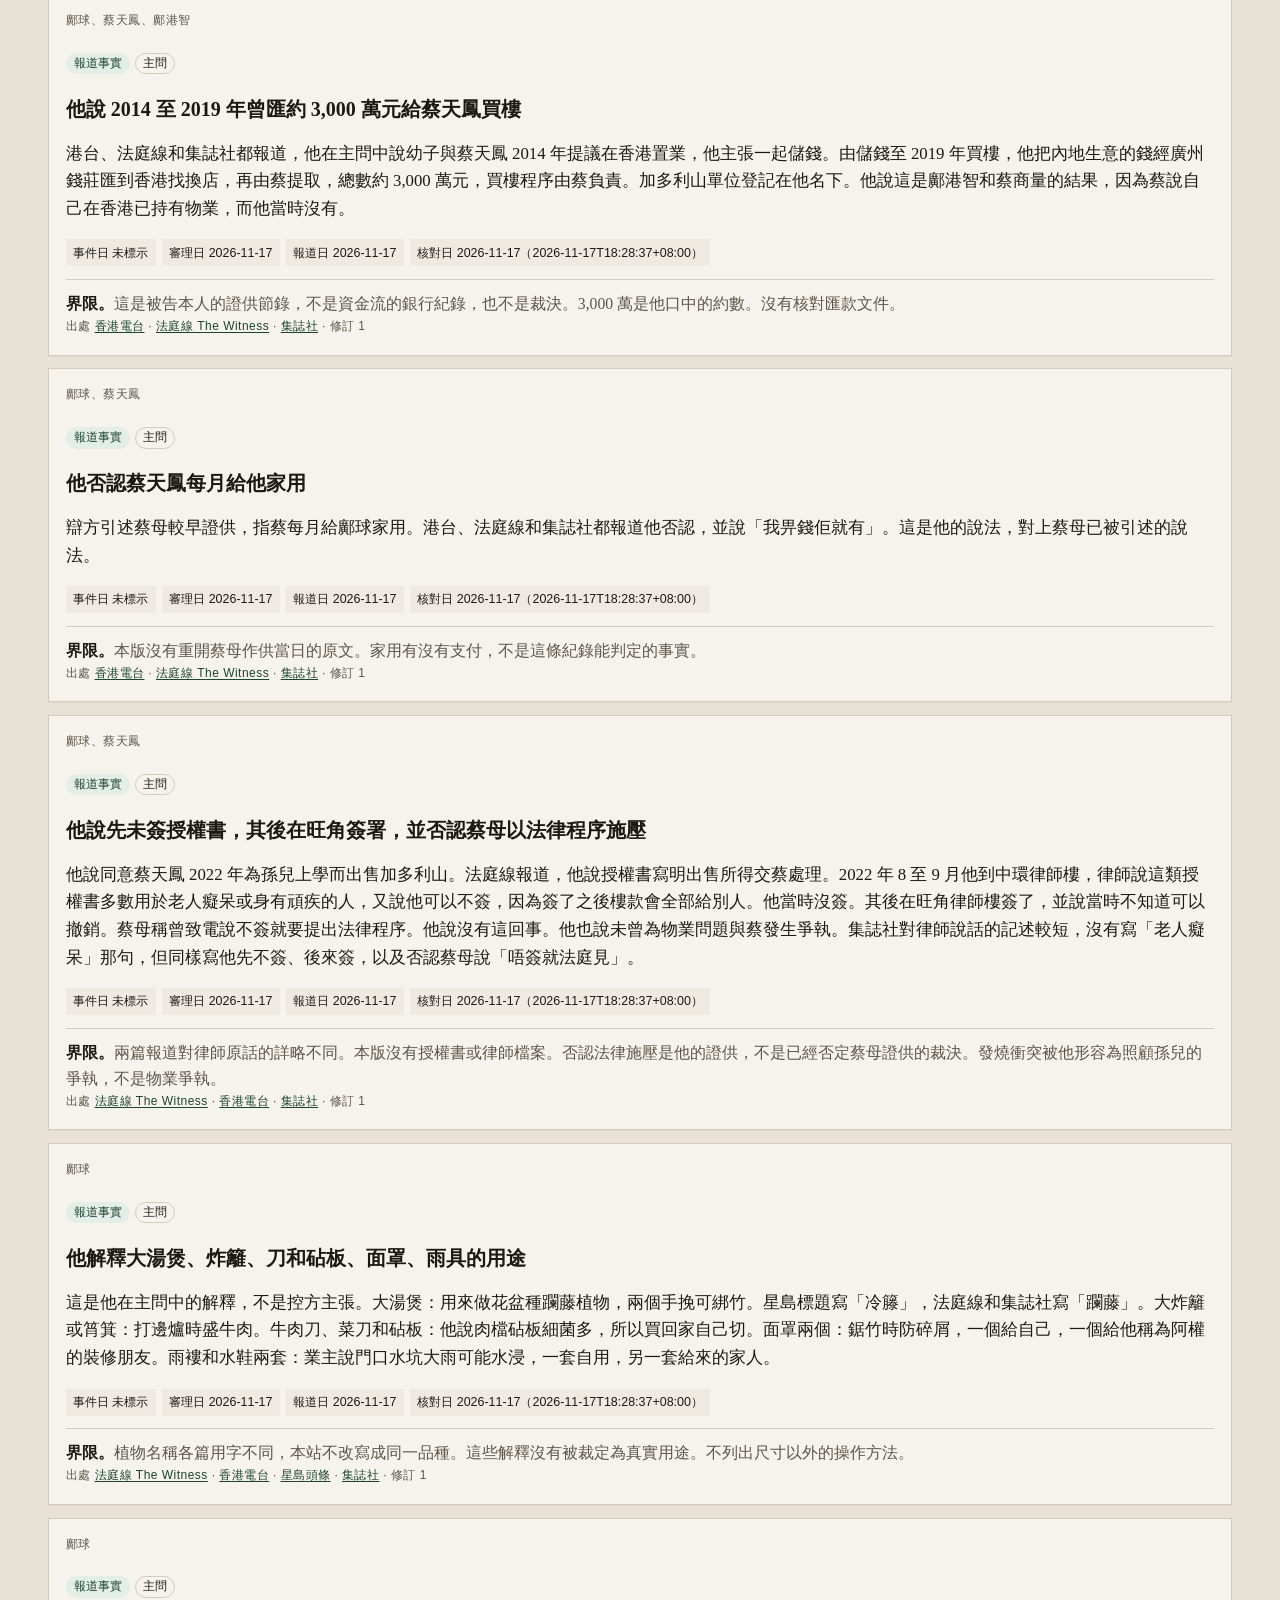
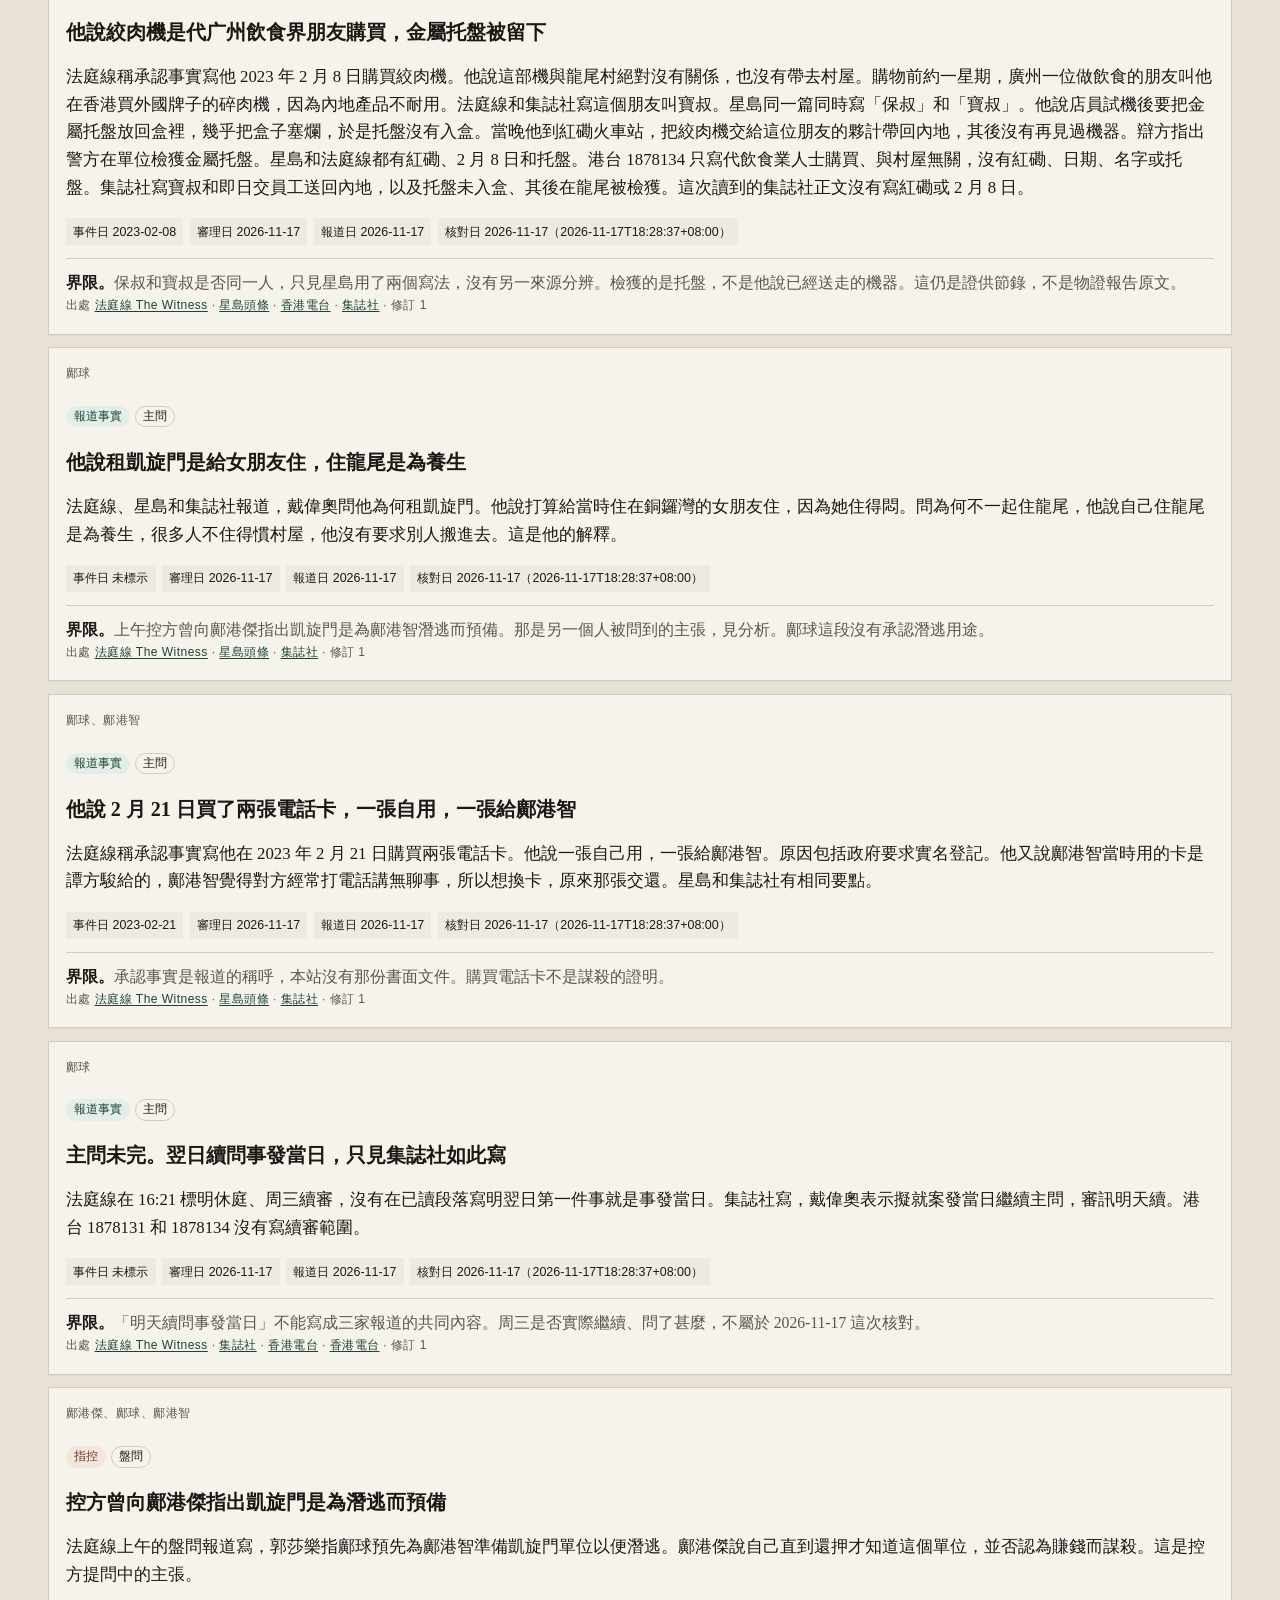
<file: records.html>
<!DOCTYPE html>
<html lang="zh-Hant-HK">
<head>
<meta charset="utf-8">
<meta name="viewport" content="width=device-width, initial-scale=1">
<title>紀錄檢索 · HCCC 198/2025</title>
<link rel="stylesheet" href="assets/site.css">

</head>
<body>
<a class="skip" href="#content">跳至內文</a>
<header class="site-header">
  <div class="wrap">
    <p class="eyebrow">高等法院刑事案件 · 非官方資料註 · 不是謄本</p>
    <h1>HCCC 198/2025</h1>
    <p class="dek">蔡天鳳一案已核對的公開報道。謀殺罪未見裁決。三名被告就該罪維持無罪推定。</p>
    <nav class="nav" aria-label="頁面"><a href="index.html">概覽</a><a href="people.html">被告與控罪</a><a href="hearings.html">作供日程</a><a href="records.html" aria-current="page">紀錄檢索</a><a href="analysis.html">分析</a><a href="timeline.html">時間線</a><a href="gaps.html">待補</a><a href="sources.html">出處</a><a href="corrections.html">修訂</a><a href="method.html">讀法</a></nav>
  </div>
</header>
<div class="banner"><div class="wrap"><p><strong>無罪推定。</strong>傳媒報道不是司法機構謄本。事件日、報道日、核對日分開。沒有來源的內容不收入。缺口標為待補或未核實。</p></div></div>
<main id="content" class="wrap">
<div data-filter-root><form class="filter" data-filter-form>
    <label>檢索<input name="text" type="search" placeholder="人名、錘、信件、落車"></label>
    <label>性質<select name="epistemic">
      <option value="">全部</option>
      <option value="reported-fact">報道事實</option>
      <option value="allegation">指控</option>
      <option value="analysis">分析</option>
      <option value="unknown">未知</option>
    </select></label>
    <label>分析標籤<select name="analysisLabel"><option value="">所有分析標籤</option><option value="direct-contradiction">直接矛盾</option><option value="tension-with-independent-evidence">與獨立證據的張力</option><option value="behavioural-question">行為上的疑問</option><option value="unproven-prosecution-proposition">未經證明的控方主張</option></select></label>
    <label>人物<select name="personId"><option value="">所有人</option><option value="p-choi">蔡天鳳</option><option value="p-d1">鄺港傑</option><option value="p-d2">鄺球</option><option value="p-d3">鄺港智</option><option value="p-judge">祁彥輝</option><option value="p-wai">衛永剛</option></select></label>
    <label>階段<select name="phase">
      <option value="">全部階段</option>
      <option value="examination-in-chief">主問</option>
      <option value="cross-examination">盤問</option>
      <option value="re-examination">覆問</option>
    </select></label>
    <label>審理日<input name="hearingDate" type="date"></label>
    <button type="reset">清除</button>
  </form>
  <p class="count" data-filter-count aria-live="polite"></p>
  <noscript><p>未啟用腳本時，下列紀錄全部列出。</p></noscript><div class="grid"><article class="record" id="rec-case-identity" data-record-id="rec-case-identity">
    <p class="kicker">鄺港傑、鄺球、鄺港智、蔡天鳳、祁彥輝</p>
    <p><span class="tag reported-fact">報道事實</span></p>
    <h2>案件編號、法庭與三名被告</h2>
    <p>香港01、《The Standard》同法庭線都把這宗高等法院審訊寫成 HCCC 198/2025。被告依次是鄺港傑、鄺球、鄺港智。報道稱法官是暫委法官祁彥輝，審訊以英語進行。控罪是謀殺，以及阻止合法埋葬屍體。</p>
    <div class="dates">
    <span>事件日 未標示</span>
    <span>審理日 不適用</span>
    <span>報道日 2026-11-10</span>
    <span>核對日 2026-11-17（2026-11-17T13:42:00+08:00）</span>
  </div>
    
    <div class="limits"><strong>界限。</strong>未打開司法機構當日案件表，也未見書面判案書。被告關係（前大伯、前家翁、前夫）是報道用語。</div>
    <p class="kicker">出處 <a href="https://www.hk01.com/社會新聞/60397806/蔡天鳳案-法官稱需要處理法律議題-案押後至下周一繼續">香港01</a> · <a href="https://www.thestandard.com.hk/news/article/348052/Juror-discharged-as-Abby-Choi-murder-trial-enters-34th-day">The Standard</a> · <a href="https://thewitnesshk.com/持續更新蔡天鳳案day39-控方列多個地點可停泊-質疑鄺/">法庭線 The Witness</a> · 修訂 1</p>
  </article>
<article class="record" id="rec-ages" data-record-id="rec-ages">
    <p class="kicker">鄺港傑、鄺球、鄺港智</p>
    <p><span class="tag unknown">未知</span><span class="tag">主問</span></p>
    <h2>年齡未經起訴書核對，報道彼此不同</h2>
    <p>鄺港傑在 2026-11-09 的主問中說自己今年 35 歲。法庭線案件簡介仍印鄺港傑 31 歲、鄺球 65 歲、鄺港智 28 歲。香港01 在 2026-10-09 印 35、69、32 歲。《The Standard》在 2026-10-30 寫 Kwong Kau 67 歲、Anthony 33 歲、Alex 30 歲。</p>
    <div class="dates">
    <span>事件日 未標示</span>
    <span>審理日 2026-11-09</span>
    <span>報道日 2026-11-09</span>
    <span>核對日 2026-11-17（2026-11-17T13:42:00+08:00）</span>
  </div>
    
    <div class="limits"><strong>界限。</strong>沒有身份文件或控罪書可對。除了他當庭說的 35 歲之外，其餘數字都只是該篇報道的寫法，本站不選一個當官方年齡。</div>
    <p class="kicker">出處 <a href="https://thewitnesshk.com/持續更新蔡天鳳案day33-鄺港傑出庭作供/">法庭線 The Witness</a> · <a href="https://thewitnesshk.com/持續更新蔡天鳳案day39-控方列多個地點可停泊-質疑鄺/">法庭線 The Witness</a> · <a href="https://www.hk01.com/社會新聞/60397806/蔡天鳳案-法官稱需要處理法律議題-案押後至下周一繼續">香港01</a> · <a href="https://www.thestandard.com.hk/news/article/347026/Abby-Chois-former-father-in-law-Kwong-Kau-pleads-guilty-to-preventing-lawful-burial">The Standard</a> · 修訂 1</p>
  </article>
<article class="record" id="rec-plea-murder" data-record-id="rec-plea-murder">
    <p class="kicker">鄺港傑、鄺球、鄺港智</p>
    <p><span class="tag reported-fact">報道事實</span></p>
    <h2>三人否認謀殺，本版未見謀殺裁決</h2>
    <p>2026-10-09 至 2026-11-17 打開的報道都說三人否認謀殺。沒有一篇已核對報道寫出謀殺罪的裁決。</p>
    <div class="dates">
    <span>事件日 未標示</span>
    <span>審理日 不適用</span>
    <span>報道日 2026-10-30</span>
    <span>核對日 2026-11-17（2026-11-17T13:42:00+08:00）</span>
  </div>
    
    <div class="limits"><strong>界限。</strong>否認是答辯的報道，不是無辜的事實裁決，也不是有罪的事實裁決。無罪推定仍適用於這項控罪。</div>
    <p class="kicker">出處 <a href="https://www.hk01.com/社會新聞/60397806/蔡天鳳案-法官稱需要處理法律議題-案押後至下周一繼續">香港01</a> · <a href="https://www.hk01.com/社會新聞/60405162/">香港01</a> · <a href="https://www.thestandard.com.hk/news/article/347026/Abby-Chois-former-father-in-law-Kwong-Kau-pleads-guilty-to-preventing-lawful-burial">The Standard</a> · <a href="https://thewitnesshk.com/持續更新蔡天鳳案day39-控方列多個地點可停泊-質疑鄺/">法庭線 The Witness</a> · 修訂 1</p>
  </article>
<article class="record" id="rec-plea-burial" data-record-id="rec-plea-burial">
    <p class="kicker">鄺港傑、鄺球、鄺港智</p>
    <p><span class="tag reported-fact">報道事實</span></p>
    <h2>阻止合法埋葬屍體：報道中的認罪，以及針對鄺球的指示裁決</h2>
    <p>香港01 在 2026-10-09 寫，鄺港傑和鄺港智承認這項控罪，鄺球當時否認。2026-10-30，《The Standard》寫鄺球在第九人陪審團前改答 guilty；香港01 寫傳譯以中文讀出控罪後他說「認罪」，陪審團在法官指示下裁定他此罪罪成。其後法庭線簡介寫三人承認此罪、否認謀殺。</p>
    <div class="dates">
    <span>事件日 未標示</span>
    <span>審理日 2026-10-30</span>
    <span>報道日 2026-10-30</span>
    <span>核對日 2026-11-17（2026-11-17T13:42:00+08:00）</span>
  </div>
    
    <div class="limits"><strong>界限。</strong>這只涉及阻止合法埋葬屍體，不涉及謀殺。指示裁決來自香港01 的報道，本站沒有司法機構書面理由。《The Standard》這篇節錄確認認罪，沒有寫裁斷。兩子「開審前已認罪」是報道所述，未見當時的法庭記錄。</div>
    <p class="kicker">出處 <a href="https://www.hk01.com/社會新聞/60397806/蔡天鳳案-法官稱需要處理法律議題-案押後至下周一繼續">香港01</a> · <a href="https://www.hk01.com/社會新聞/60405162/">香港01</a> · <a href="https://www.thestandard.com.hk/news/article/347026/Abby-Chois-former-father-in-law-Kwong-Kau-pleads-guilty-to-preventing-lawful-burial">The Standard</a> · <a href="https://thewitnesshk.com/持續更新蔡天鳳案day39-控方列多個地點可停泊-質疑鄺/">法庭線 The Witness</a> · 修訂 1</p>
  </article>
<article class="record" id="rec-d33-start" data-record-id="rec-d33-start">
    <p class="kicker">鄺港傑</p>
    <p><span class="tag reported-fact">報道事實</span><span class="tag">主問</span></p>
    <h2>第 33 日他開始接受主問，並說自己使用 Damon</h2>
    <p>2026-11-09，法庭線報道鄺港傑由被告欄走到證人台，以廣東話作非宗教宣誓。代表律師問他兩個英文名，他說實際使用 Damon。他並說自己今年 35 歲。當日已讀內容是背景主問。</p>
    <div class="dates">
    <span>事件日 未標示</span>
    <span>審理日 2026-11-09</span>
    <span>報道日 2026-11-09</span>
    <span>核對日 2026-11-17（2026-11-17T13:42:00+08:00）</span>
  </div>
    
    <div class="limits"><strong>界限。</strong>不是謄本。當日盤問與覆問未見於已讀報道。背景敘事其餘部分本版沒有逐段收錄。</div>
    <p class="kicker">出處 <a href="https://thewitnesshk.com/持續更新蔡天鳳案day33-鄺港傑出庭作供/">法庭線 The Witness</a> · 修訂 1</p>
  </article>
<article class="record" id="rec-d34-juror" data-record-id="rec-d34-juror">
    <p class="kicker">鄺港傑、祁彥輝</p>
    <p><span class="tag reported-fact">報道事實</span></p>
    <h2>第 34 日一名陪審員獲准退出</h2>
    <p>法庭線報道，祁彥輝說收到一名陪審員的信，批准退出，並提醒他在審訊結束前不得與人談論案件；九人離席後八人返回。《The Standard》報道，原本九人（八男一女），退出後餘七男一女，並寫控方證據已在之前一星期完畢，其後 Anthony Kwong 開始自辯。</p>
    <div class="dates">
    <span>事件日 未標示</span>
    <span>審理日 2026-11-10</span>
    <span>報道日 2026-11-10</span>
    <span>核對日 2026-11-17（2026-11-17T13:42:00+08:00）</span>
  </div>
    
    <div class="limits"><strong>界限。</strong>兩篇都是報道。本站沒有那封陪審員的信，也不知道退出原因。英文稿的 Anthony 對應中文報道裡開始作供的鄺港傑。</div>
    <p class="kicker">出處 <a href="https://thewitnesshk.com/持續更新蔡天鳳案day34-官批准一名陪審員退出/">法庭線 The Witness</a> · <a href="https://www.thestandard.com.hk/news/article/348052/Juror-discharged-as-Abby-Choi-murder-trial-enters-34th-day">The Standard</a> · 修訂 1</p>
  </article>
<article class="record" id="rec-d35-brother" data-record-id="rec-d35-brother">
    <p class="kicker">鄺港傑、鄺港智、蔡天鳳</p>
    <p><span class="tag reported-fact">報道事實</span><span class="tag">主問</span></p>
    <h2>第 35 日主問：沉默之後他指稱胞弟</h2>
    <p>法庭線報道，Beel 問他是否知道誰殺死蔡天鳳。他沉默之後說「細佬」，並確認是 Alex。同段問答裡，他說自己沒有殺她，事前不知道她當日會被殺，也不知道有人意圖使她受重傷。報道記述他聲稱途中感到椅背碰撞、看見胞弟在她身上、聽到哭喊。</p>
    <div class="dates">
    <span>事件日 2023-02-21</span>
    <span>審理日 2026-11-11</span>
    <span>報道日 2026-11-11</span>
    <span>核對日 2026-11-17（2026-11-17T13:42:00+08:00）</span>
  </div>
    
    <div class="limits"><strong>界限。</strong>這是辯方主問下的證人說法，由傳媒節錄。他沒有在這一段被寫成目擊揮擊。後來的盤問裡他說沒有看見有人毆打任何人，見另一條。不是裁決。</div>
    <p class="kicker">出處 <a href="https://thewitnesshk.com/蔡天鳳案day35-鄺港傑指證胞弟殺蔡-稱蔡車上罵弟其後/">法庭線 The Witness</a> · <a href="https://thewitnesshk.com/持續更新蔡天鳳案day35-鄺港傑數次到龍尾村與父吃飯/">法庭線 The Witness</a> · 修訂 1</p>
  </article>
<article class="record" id="rec-d35-hammer" data-record-id="rec-d35-hammer">
    <p class="kicker">鄺港傑、鄺球、鄺港智</p>
    <p><span class="tag reported-fact">報道事實</span><span class="tag">主問</span></p>
    <h2>承認事實：2023-02-15 購買一磅錘；他的解釋是圍欄</h2>
    <p>法庭線第 35 日報道稱，承認事實包括他在 2023 年 2 月 15 日購買一把一磅錘、黑色牛皮紙膠紙同雙面膠紙。他解釋父親要做圍欄，所以叫他買膠紙、錘和黑色噴漆，並說店員在他提及用途後推介這款錘。他說買後把東西交給父親。第 37 日報道寫，控方指稱鄺港智用這把錘殺人；他說從未在車牌 AA3383 上看見錘，也沒見過胞弟手持錘，購物後把錘放在地上，直到被捕都在同一位置。</p>
    <div class="dates">
    <span>事件日 2023-02-15</span>
    <span>審理日 2026-11-11</span>
    <span>報道日 2026-11-11</span>
    <span>核對日 2026-11-17（2026-11-17T13:42:00+08:00）</span>
  </div>
    
    <div class="limits"><strong>界限。</strong>「承認事實」是報道對庭上處理方式的稱呼，本站沒有那份書面承認事實。購買不等於使用。控方「用錘殺人」仍是指控。</div>
    <p class="kicker">出處 <a href="https://thewitnesshk.com/持續更新蔡天鳳案day35-鄺港傑數次到龍尾村與父吃飯/">法庭線 The Witness</a> · <a href="https://thewitnesshk.com/蔡天鳳案day37-囚中撰信指鄺球上車談判後蔡浴血-鄺港/">法庭線 The Witness</a> · 修訂 1</p>
  </article>
<article class="record" id="rec-d36-noreport" data-record-id="rec-d36-noreport">
    <p class="kicker">鄺港傑、鄺球、鄺港智</p>
    <p><span class="tag reported-fact">報道事實</span><span class="tag">主問</span></p>
    <h2>第 36 日：他說當時沒想到報警</h2>
    <p>法庭線報道，主問問他事後覺得應該打給誰。他停頓後說至少應該報警或叫救護車。問為何當時沒有，他說車後座兩個都是家人，那一刻沒想過這個方向。報道又寫，搬入村屋後他問過父親會不會報警，父親叫兄弟離開，他仍然沒有報警，解釋是當時不懂怎樣處理。</p>
    <div class="dates">
    <span>事件日 2023-02-21</span>
    <span>審理日 2026-11-12</span>
    <span>報道日 2026-11-12</span>
    <span>核對日 2026-11-17（2026-11-17T13:42:00+08:00）</span>
  </div>
    
    <div class="limits"><strong>界限。</strong>這是他的解釋，不是法庭接受的理由。沒有報警這件行為，本身不是謀殺罪的裁決。</div>
    <p class="kicker">出處 <a href="https://thewitnesshk.com/蔡天鳳案day36-鄺港傑清潔車廂棄蔡手機-因冇諗過唔識/">法庭線 The Witness</a> · <a href="https://thewitnesshk.com/持續更新-蔡天鳳案day36-弟與蔡出事後沒報警-鄺/">法庭線 The Witness</a> · 修訂 1</p>
  </article>
<article class="record" id="rec-d36-phone" data-record-id="rec-d36-phone">
    <p class="kicker">鄺港傑、蔡天鳳</p>
    <p><span class="tag reported-fact">報道事實</span><span class="tag">主問</span></p>
    <h2>第 36 日：報道稱他清潔車廂，並在大埔超級城棄置手機</h2>
    <p>法庭線報道，他說在大埔超級城泊車後發現蔡天鳳的手機，因為驚慌關掉電話，原本去洗手間，順手放進垃圾桶。他又說用濕紙巾清潔車廂，紅色袋裡有用過的濕紙巾。標題把他沒有報警的原因寫成沒想過、不懂處理。</p>
    <div class="dates">
    <span>事件日 2023-02-21</span>
    <span>審理日 2026-11-12</span>
    <span>報道日 2026-11-12</span>
    <span>核對日 2026-11-17（2026-11-17T13:42:00+08:00）</span>
  </div>
    
    <div class="limits"><strong>界限。</strong>棄置手機同清潔車廂是事後行為的證人說法。即使屬實，也不單獨證明謀殺。本版不寫成完整行程。</div>
    <p class="kicker">出處 <a href="https://thewitnesshk.com/蔡天鳳案day36-鄺港傑清潔車廂棄蔡手機-因冇諗過唔識/">法庭線 The Witness</a> · 修訂 1</p>
  </article>
<article class="record" id="rec-d12-tent" data-record-id="rec-d12-tent">
    <p class="kicker">鄺港傑、鄺球</p>
    <p><span class="tag reported-fact">報道事實</span><span class="tag">主問</span></p>
    <h2>港台：他說帳篷是事發前一年夏天所買，帆布是父親着他鋪</h2>
    <p>香港電台 2026-11-12 報道他的證供：他在房內看見地上有帆布，上面是打開的帳篷，帳篷內有膠箱。他說帳篷是事發前一年夏天購買，放在自己荃灣住所，自己從未帶到村屋，不知何時被人取走。父親其后把膠箱拖出客廳，指示他把帆布鋪好，他用膠紙貼好。</p>
    <div class="dates">
    <span>事件日 2023-02-21</span>
    <span>審理日 2026-11-12</span>
    <span>報道日 2026-11-12</span>
    <span>核對日 2026-11-17（2026-11-17T13:42:00+08:00）</span>
  </div>
    
    <div class="limits"><strong>界限。</strong>這是主問階段的報道，不是控方接受的版本。帆布「看見時已在地上」同「之後按指示鋪好」是同一篇裡的先後描述。與第 38 日信件版本的時間差，見分析。</div>
    <p class="kicker">出處 <a href="https://news.rthk.hk/rthk/ch/component/k2/1877554-20261112.htm">香港電台</a> · 修訂 1</p>
  </article>
<article class="record" id="rec-d37-letter" data-record-id="rec-d37-letter">
    <p class="kicker">鄺港傑、鄺球、鄺港智、蔡天鳳</p>
    <p><span class="tag reported-fact">報道事實</span><span class="tag">盤問</span></p>
    <h2>信件題為「傑之視角」：信中指父親，庭上改指胞弟</h2>
    <p>法庭線報道，鄺港智的代表律師呈上他還押期間經其他在囚者交給胞弟的信，標題是「傑之視角」。信中寫兩人在大尾篤停車場附近落車，讓父親上車與蔡天鳳自己談，數分鐘後看見她倒在中排、頭部大量流血，沒有留心父親有沒有武器。他承認字是他寫的，但說落車和父親談判不是事實，是用「小聰明」寫來減輕罪責；庭上證供才是事實。人名和地點他說有對的部分。他說信是為了保護胞弟。</p>
    <div class="dates">
    <span>事件日 2023-02-21</span>
    <span>審理日 2026-11-13</span>
    <span>報道日 2026-11-13</span>
    <span>核對日 2026-11-17（2026-11-17T13:42:00+08:00）</span>
  </div>
    
    <div class="limits"><strong>界限。</strong>本站沒有那封信的原件，只有報道引述。他同時把庭上版本稱為真相。哪個版本屬實，不是這條紀錄能決定的。</div>
    <p class="kicker">出處 <a href="https://thewitnesshk.com/蔡天鳳案day37-囚中撰信指鄺球上車談判後蔡浴血-鄺港/">法庭線 The Witness</a> · 修訂 1</p>
  </article>
<article class="record" id="rec-letter-how" data-record-id="rec-letter-how">
    <p class="kicker">鄺港傑、鄺球、鄺港智</p>
    <p><span class="tag reported-fact">報道事實</span><span class="tag">盤問</span></p>
    <h2>他對「信是怎樣寫成的」有兩個說法</h2>
    <p>2026-11-13，法庭線引述他說這封信花了兩年和胞弟傾談才寫成。2026-11-16，港台引述他同意被捕後兩三年有與胞弟溝通，並以小聰明創作一個版本；他又說胞弟在石壁監獄服刑，並無構思兩年，只有他自己在荔枝角收押所思考。同篇寫他同意信裡是鄺球殺死蔡天鳳，但也同意鄺球沒有殺人、當時不在車上。他說當時的想法很愚蠢，認為對鄺家損失最少，律師叫他講真相。</p>
    <div class="dates">
    <span>事件日 未標示</span>
    <span>審理日 2026-11-16</span>
    <span>報道日 2026-11-16</span>
    <span>核對日 2026-11-17（2026-11-17T13:42:00+08:00）</span>
  </div>
    
    <div class="limits"><strong>界限。</strong>兩篇相隔一個審日，都是他的證供報道。本站沒有找到他把「兩年一起寫」和「只有自己在荔枝角想」對成同一件事的解釋。石壁服刑是他的證供，不是本站另查的定罪紀錄。</div>
    <p class="kicker">出處 <a href="https://thewitnesshk.com/蔡天鳳案day37-囚中撰信指鄺球上車談判後蔡浴血-鄺港/">法庭線 The Witness</a> · <a href="https://news.rthk.hk/rthk/ch/component/k2/1877960-20261116.htm">香港電台</a> · <a href="https://thewitnesshk.com/持續更新-蔡天鳳案day38-鄺港傑開始接受控方盤問/">法庭線 The Witness</a> · 修訂 1</p>
  </article>
<article class="record" id="rec-d38-tarpaulin" data-record-id="rec-d38-tarpaulin">
    <p class="kicker">鄺港傑、鄺球</p>
    <p><span class="tag reported-fact">報道事實</span><span class="tag">盤問</span></p>
    <h2>第 38 日：信中說死前已掛帆布，庭上說死後才掛</h2>
    <p>法庭線報道，控方指信的第一頁寫，蔡天鳳遇害前他已因父親要油漆新居而掛上帆布；庭上他則說是遇害後才掛。控方指庭上版本是為了解釋膠紙上的指紋，並引述鄰居證供稱事前窗戶被封、聽過電鋸聲。他不同意自己是在死前貼好帆布，並說原本以為自己想得仔細。他說就算沒有指紋，上庭也會是現在這個版本。</p>
    <div class="dates">
    <span>事件日 2023-02-21</span>
    <span>審理日 2026-11-16</span>
    <span>報道日 2026-11-16</span>
    <span>核對日 2026-11-17（2026-11-17T13:42:00+08:00）</span>
  </div>
    
    <div class="limits"><strong>界限。</strong>鄰居證供只是控方在盤問中的引述，本版未核對該名證人的原日報道。港台 11 月 12 日的版本是第三個描述，見 rec-d12-tent。</div>
    <p class="kicker">出處 <a href="https://thewitnesshk.com/持續更新-蔡天鳳案day38-鄺港傑開始接受控方盤問/">法庭線 The Witness</a> · 修訂 1</p>
  </article>
<article class="record" id="rec-d29-dna" data-record-id="rec-d29-dna">
    <p class="kicker">衛永剛、鄺港智、鄺港傑、鄺球</p>
    <p><span class="tag reported-fact">報道事實</span><span class="tag">主問</span></p>
    <h2>化驗師：錘柄 DNA 為單一來源，與鄺港智的樣本吻合</h2>
    <p>法庭線同香港01 報道，政府化驗所總化驗師衛永剛說，錘柄 DNA 是單一來源，與鄺港智的口腔拭子或基因圖譜完全吻合，鄺港傑和鄺球被排除。隨機相符機率是 62 億分之一。他的推斷用詞是「有可能來自」鄺港智。香港01 報道他同意：要留下 DNA 需要力度和時間，例如用力握着或摩擦，碰一碰不會轉移。</p>
    <div class="dates">
    <span>事件日 未標示</span>
    <span>審理日 2026-11-03</span>
    <span>報道日 2026-11-03</span>
    <span>核對日 2026-11-17（2026-11-17T13:42:00+08:00）</span>
  </div>
    
    <div class="limits"><strong>界限。</strong>專家沒有在已讀段落裡說這證明謀殺，也沒有說七處傷都由這把錘造成。盤問未核對。控方問他是否因為握着才留下，他的回答是在控方問話之下作出的。</div>
    <p class="kicker">出處 <a href="https://thewitnesshk.com/蔡天鳳案day29-控方專家錘仔手柄dna與鄺港智吻合-與鄺球/">法庭線 The Witness</a> · <a href="https://www.hk01.com/社會新聞/60406763/蔡天鳳案-涉案錘柄dna屬鄺港智-專家排除屬鄺球鄺港傑兩人">香港01</a> · 修訂 1</p>
  </article>
<article class="record" id="rec-d39-nostop" data-record-id="rec-d39-nostop">
    <p class="kicker">鄺港傑、鄺港智、蔡天鳳</p>
    <p><span class="tag reported-fact">報道事實</span><span class="tag">盤問</span></p>
    <h2>第 39 日：他確認沒有停車，不同意這是計劃</h2>
    <p>法庭線報道，控方在地圖上指出多個可停車的位置。他說自己在高速公路上，沒有留意。他確認沒有停車、沒有協助、沒有制止胞弟。控方說由他認為遇襲到下午約 3 時 04 分抵達大尾篤，約 19 分鐘，足夠冷靜。他反問是否十幾分鐘就會震驚完，並說這個推斷是別人的，不是他。控方指繼續開是原定計劃。他不同意。</p>
    <div class="dates">
    <span>事件日 2023-02-21</span>
    <span>審理日 2026-11-17</span>
    <span>報道日 2026-11-17</span>
    <span>核對日 2026-11-17（2026-11-17T13:42:00+08:00）</span>
  </div>
    
    <div class="limits"><strong>界限。</strong>「沒有停車」是他在盤問中確認的行為。該行為的原因仍有爭議。報道不是行車紀錄的原件。</div>
    <p class="kicker">出處 <a href="https://thewitnesshk.com/持續更新蔡天鳳案day39-控方列多個地點可停泊-質疑鄺/">法庭線 The Witness</a> · 修訂 1</p>
  </article>
<article class="record" id="rec-d39-alight" data-record-id="rec-d39-alight">
    <p class="kicker">鄺港傑、鄺球、鄺港智</p>
    <p><span class="tag reported-fact">報道事實</span><span class="tag">盤問</span></p>
    <h2>停車場落車：信裡有，他說庭上證供沒有</h2>
    <p>第 39 日控方問他是否與胞弟在大尾篤落車、由父親上車查看。法庭線報道他澄清：庭上作供沒有說過自己和胞弟在那裡落車。控方指信裡有這個說法，兩個版本難以分辨。他說宣誓之後講的是真話。第 37 日他已說信中「落車透氣」不是事實。</p>
    <div class="dates">
    <span>事件日 2023-02-21</span>
    <span>審理日 2026-11-17</span>
    <span>報道日 2026-11-17</span>
    <span>核對日 2026-11-17（2026-11-17T13:42:00+08:00）</span>
  </div>
    
    <div class="limits"><strong>界限。</strong>本站不能判定哪一個版本發生過。只記錄兩個被報道的版本，以及他指定庭上版本為真。</div>
    <p class="kicker">出處 <a href="https://thewitnesshk.com/持續更新蔡天鳳案day39-控方列多個地點可停泊-質疑鄺/">法庭線 The Witness</a> · <a href="https://thewitnesshk.com/蔡天鳳案day37-囚中撰信指鄺球上車談判後蔡浴血-鄺港/">法庭線 The Witness</a> · 修訂 1</p>
  </article>
<article class="record" id="rec-d39-nosee" data-record-id="rec-d39-nosee">
    <p class="kicker">鄺港傑、鄺港智、蔡天鳳</p>
    <p><span class="tag reported-fact">報道事實</span><span class="tag">盤問</span></p>
    <h2>他說沒有看見毆打；控方覆述七次襲擊與錘吻合</h2>
    <p>法庭線報道，控方引他早前的證供，指胞弟在沒有武器下毆打至頭骨穿孔。他回答沒有看見任何人毆打任何人。控方接着覆述法醫證供：生前受 7 次襲擊，傷勢與錘吻合，較像被人襲擊而不是頭部被推撞，並且會大量出血。他說不知道傷勢是不是胞弟造成，只描述看見的東西。他同意若由胞弟造成則衣服可能有血，但說自己看不見。他不同意換衫是因為血，而說是汗和淚。</p>
    <div class="dates">
    <span>事件日 2023-02-21</span>
    <span>審理日 2026-11-17</span>
    <span>報道日 2026-11-17</span>
    <span>核對日 2026-11-17（2026-11-17T13:42:00+08:00）</span>
  </div>
    
    <div class="limits"><strong>界限。</strong>「7 次」和「與錘吻合」是控方在盤問中覆述法醫，不是本站讀過的法醫證供原文，更不是裁決。吻合不是「每一處都鑒定為這把exhibit 造成」。</div>
    <p class="kicker">出處 <a href="https://thewitnesshk.com/持續更新蔡天鳳案day39-控方列多個地點可停泊-質疑鄺/">法庭線 The Witness</a> · 修訂 1</p>
  </article>
<article class="record" id="rec-d39-reexam" data-record-id="rec-d39-reexam">
    <p class="kicker">鄺港傑、鄺港智、蔡天鳳</p>
    <p><span class="tag reported-fact">報道事實</span><span class="tag">覆問</span></p>
    <h2>覆問：指稱胞弟，是因為聲音、看見他在她身上，以及車內只有他能傷害她</h2>
    <p>法庭線 12:05 的更新寫，Beel 覆問時提出：事發時他聽到聲音，之後看見胞弟在蔡天鳳身上，而他指胞弟行兇，是因為當時車內只有胞弟一人可以傷害她。鄺港傑確認。他並說，不論信中版本還是他稱為真相的版本，他都不知道這件事怎樣發生，自己沒有動手。信中版本是為了讓胞弟脫罪。法官其後表示他已完成作供，可以返回座位。</p>
    <div class="dates">
    <span>事件日 2023-02-21</span>
    <span>審理日 2026-11-17</span>
    <span>報道日 2026-11-17</span>
    <span>核對日 2026-11-17（2026-11-17T13:42:00+08:00）</span>
  </div>
    
    <div class="limits"><strong>界限。</strong>這是律師問話之下的確認，仍然不是他說自己看見揮擊。同日早前他說沒有看見毆打。覆問不是全文。</div>
    <p class="kicker">出處 <a href="https://thewitnesshk.com/持續更新蔡天鳳案day39-控方列多個地點可停泊-質疑鄺/">法庭線 The Witness</a> · 修訂 1</p>
  </article>
<article class="record" id="rec-d39-items" data-record-id="rec-d39-items">
    <p class="kicker">鄺港傑、鄺球</p>
    <p><span class="tag reported-fact">報道事實</span><span class="tag">盤問</span></p>
    <h2>他用「就地取材」回應預謀購物；並確認部分工具曾被使用</h2>
    <p>法庭線報道，控方指租屋和購物都在死亡之前準備好。他說這是把命案前一兩個月的細節編成故事。他確認刀具、砧板和圓鋸曾被用來肢解，但強調沒有目擊遺體或殘肢。他確認單位裡有雨褸、水鞋、面罩和帆布，但不猜測帆布是否用來保護地板和牆。他說自己買東西的時候不是為了這個目的；若要形容，是就地取材，不是事前為了這個用途而買。他否認三人合謀殺人圖利，也否認整晚按計劃在村屋處理屍體。</p>
    <div class="dates">
    <span>事件日 2023-02-21</span>
    <span>審理日 2026-11-17</span>
    <span>報道日 2026-11-17</span>
    <span>核對日 2026-11-17（2026-11-17T13:42:00+08:00）</span>
  </div>
    
    <div class="limits"><strong>界限。</strong>「曾被使用」是他在盤問中的確認，不是獨立的法庭事實裁決。本版不列購物清單，也不寫方法。控方的預謀主張仍未被裁決。</div>
    <p class="kicker">出處 <a href="https://thewitnesshk.com/持續更新蔡天鳳案day39-控方列多個地點可停泊-質疑鄺/">法庭線 The Witness</a> · 修訂 1</p>
  </article>
<article class="record" id="rec-d39-stood-down" data-record-id="rec-d39-stood-down">
    <p class="kicker">鄺港傑、祁彥輝</p>
    <p><span class="tag reported-fact">報道事實</span><span class="tag">覆問</span></p>
    <h2>報道稱鄺港傑上午的作供程序結束</h2>
    <p>法庭線寫，覆問完成後，祁彥輝向他表示可以返回座位，他在懲教人員陪同下回到被告欄。這是第 33 至 39 日這段自辯作供在報道中的結束，不是證供內容已經被本站收齊。</p>
    <div class="dates">
    <span>事件日 未標示</span>
    <span>審理日 2026-11-17</span>
    <span>報道日 2026-11-17</span>
    <span>核對日 2026-11-17（2026-11-17T13:42:00+08:00）</span>
  </div>
    
    <div class="limits"><strong>界限。</strong>退席只表示這名證人的作供程序在報道中停止。七日的問答沒有全文。</div>
    <p class="kicker">出處 <a href="https://thewitnesshk.com/持續更新蔡天鳳案day39-控方列多個地點可停泊-質疑鄺/">法庭線 The Witness</a> · 修訂 1</p>
  </article>
<article class="record" id="rec-d39-kau-election" data-record-id="rec-d39-kau-election">
    <p class="kicker">鄺球、鄺港傑</p>
    <p><span class="tag reported-fact">報道事實</span></p>
    <h2>鄺球先被報道為選擇作供，同日稍後主問已經開始</h2>
    <p>13:42 那次核對，只見到戴偉奧說他選擇作供、希望午飯後開始，星島 12:31 的報道沒有答問。18:28 再打開同一日較後的頁面：法庭線、港台、星島和集誌社都報道他已宣誓並接受主問。主問在休庭前沒有完成。盤問和覆問未見開始。</p>
    <div class="dates">
    <span>事件日 未標示</span>
    <span>審理日 2026-11-17</span>
    <span>報道日 2026-11-17</span>
    <span>核對日 2026-11-17（2026-11-17T13:42:00+08:00）</span>
  </div>
    
    <div class="limits"><strong>界限。</strong>13:42 的「未見答問」仍然正確，但只覆蓋該次核對。它不能用來否定同日下午已經開始的主問。現有節錄不是全文，也不是裁決。</div>
    <p class="kicker">出處 <a href="https://thewitnesshk.com/持續更新蔡天鳳案day39-控方列多個地點可停泊-質疑鄺/">法庭線 The Witness</a> · <a href="https://www.stheadline.com/society/3638010/蔡天鳳碎屍案鄺球料下午出庭作供">星島頭條</a> · <a href="https://thewitnesshk.com/持續更新蔡天鳳案day39-控方列多個地點可停泊-質疑鄺/">法庭線 The Witness</a> · <a href="https://news.rthk.hk/rthk/ch/component/k2/1878131-20261117.htm">香港電台</a> · <a href="https://www.stheadline.com/society/3638106/蔡天鳳碎屍案鄺球指買大湯煲作花盆種攀籐植物-大炸篩打邊爐用">星島頭條</a> · <a href="https://thecollectivehk.com/蔡天鳳案-第39日-鄺球作供/">集誌社</a> · 修訂 2</p>
  </article>
<article class="record" id="an-who" data-record-id="an-who">
    <p class="kicker">鄺港傑、鄺球、鄺港智</p>
    <p><span class="tag analysis">分析</span><span class="tag analysis">直接矛盾</span><span class="tag">覆問</span></p>
    <h2>直接矛盾：信中指向父親，庭上指向胞弟</h2>
    <p>同一名證人有兩個被呈上法庭的版本。信「傑之視角」把重傷放在父親上車之後。庭上主問把行兇者說成胞弟。他自己把前者稱為虛構、後者稱為真相。這是版本之間的矛盾，不是陪審團的取捨。</p>
    <div class="dates">
    <span>事件日 2023-02-21</span>
    <span>審理日 2026-11-17</span>
    <span>報道日 2026-11-17</span>
    <span>核對日 2026-11-17（2026-11-17T13:42:00+08:00）</span>
  </div>
    <div class="explain"><strong>另一版本。</strong>另一版本就是這兩條紀錄的對照：信中父親上車後才看見她頭部流血；庭上則說車內行兇的是胞弟。港台亦報道他同意信裡寫父親殺人，同時同意父親沒有殺人、當時不在車上。</div>
      <div class="explain"><strong>本人解釋。</strong>他的解釋是：信是還沒有律師時用小聰明寫的，為了減輕罪責、保護較年輕的胞弟；律師說那個版本愚蠢而且是假的。覆問中他確認，指稱胞弟是因為聽到聲音、看見胞弟在她身上，而車內只有胞弟能傷害她。他同時說兩個版本自己都沒有動手，也不知道事情怎樣發生。他沒有說自己看見揮擊。</div>
      <p class="kicker">對應紀錄：<a href="records.html#rec-d37-letter">rec-d37-letter</a>、<a href="records.html#rec-d35-brother">rec-d35-brother</a></p>
    <div class="limits"><strong>界限。</strong>矛盾的是他的兩個說法。本站不把庭上版本或信件版本寫成事實。覆問解釋了「為何指向胞弟」，沒有補成目擊殺人。</div>
    <p class="kicker">出處 <a href="https://thewitnesshk.com/蔡天鳳案day37-囚中撰信指鄺球上車談判後蔡浴血-鄺港/">法庭線 The Witness</a> · <a href="https://thewitnesshk.com/蔡天鳳案day35-鄺港傑指證胞弟殺蔡-稱蔡車上罵弟其後/">法庭線 The Witness</a> · <a href="https://thewitnesshk.com/持續更新蔡天鳳案day39-控方列多個地點可停泊-質疑鄺/">法庭線 The Witness</a> · <a href="https://news.rthk.hk/rthk/ch/component/k2/1877960-20261116.htm">香港電台</a> · 修訂 1</p>
  </article>
<article class="record" id="an-alight" data-record-id="an-alight">
    <p class="kicker">鄺港傑、鄺球、鄺港智</p>
    <p><span class="tag analysis">分析</span><span class="tag analysis">直接矛盾</span><span class="tag">盤問</span></p>
    <h2>直接矛盾：兄弟有沒有在停車場落車</h2>
    <p>信件寫兩人落車，讓父親上車。他在盤問中說這不是事實，庭上證供沒有這個情節。控方認為兩個版本不能同時相信。</p>
    <div class="dates">
    <span>事件日 2023-02-21</span>
    <span>審理日 2026-11-17</span>
    <span>報道日 2026-11-17</span>
    <span>核對日 2026-11-17（2026-11-17T13:42:00+08:00）</span>
  </div>
    <div class="explain"><strong>另一版本。</strong>另見他在第 37 日把「落車透氣、讓父親上車傾談」標成自己寫的、但不是事實；第 39 日再澄清庭上沒有說過在大尾篤落車。</div>
      <div class="explain"><strong>本人解釋。</strong>他的解釋是信件該部分屬虛構，宣誓後的庭上版本才是真話。他沒有在已讀段落裡解釋，若沒有落車，信中為何會寫得如此具體，除了說想了很久所以寫得仔細、仔細不等於真。</div>
      <p class="kicker">對應紀錄：<a href="records.html#rec-d37-letter">rec-d37-letter</a>、<a href="records.html#rec-d39-alight">rec-d39-alight</a></p>
    <div class="limits"><strong>界限。</strong>本站沒有閉路電視可以核對停車場有沒有人落車。控方說的「正常會叫人落車」是提問，不是證據。</div>
    <p class="kicker">出處 <a href="https://thewitnesshk.com/蔡天鳳案day37-囚中撰信指鄺球上車談判後蔡浴血-鄺港/">法庭線 The Witness</a> · <a href="https://thewitnesshk.com/持續更新蔡天鳳案day39-控方列多個地點可停泊-質疑鄺/">法庭線 The Witness</a> · 修訂 1</p>
  </article>
<article class="record" id="an-tarp" data-record-id="an-tarp">
    <p class="kicker">鄺港傑、鄺球</p>
    <p><span class="tag analysis">分析</span><span class="tag analysis">直接矛盾</span><span class="tag">盤問</span></p>
    <h2>直接矛盾：帆布是死前掛上，還是死後才鋪</h2>
    <p>控方指出信裡寫死前因油漆而掛帆布，庭上改說死後才掛，並認為改口是為了解釋指紋。港台另有一篇主問報道：他先看見地上已有帆布和帳篷，其後才按父親指示把帆布鋪好、用膠紙貼上。三個描述的時間點並不一致。</p>
    <div class="dates">
    <span>事件日 2023-02-21</span>
    <span>審理日 2026-11-16</span>
    <span>報道日 2026-11-16</span>
    <span>核對日 2026-11-17（2026-11-17T13:42:00+08:00）</span>
  </div>
    <div class="explain"><strong>另一版本。</strong>對立版本都在上述紀錄：信件是死前；庭上口頭是死後；港台主問是看見時帆布已在地上，鋪貼發生在看見膠箱之後。帳篷則被他說成事發前一年夏天購入、原放荃灣，自己沒有帶去村屋。</div>
      <div class="explain"><strong>本人解釋。</strong>對「為何信和庭上不同」，他說自己以為想得仔細，其實不夠仔細，並不同意改口是因為死前鋪帆布看起來像預先準備肢解。他說沒有指紋也會作現在的版本。對港台那一版「看見時已經在地上」，已讀材料裡沒有另一次專門解釋。</div>
      <p class="kicker">對應紀錄：<a href="records.html#rec-d38-tarpaulin">rec-d38-tarpaulin</a>、<a href="records.html#rec-d12-tent">rec-d12-tent</a></p>
    <div class="limits"><strong>界限。</strong>鄰居是否早前見過封窗，本版未核對該證人的原日報道。膠紙指紋的化驗報告本版未讀。不能由時間矛盾直接推出誰殺人。</div>
    <p class="kicker">出處 <a href="https://thewitnesshk.com/持續更新-蔡天鳳案day38-鄺港傑開始接受控方盤問/">法庭線 The Witness</a> · <a href="https://news.rthk.hk/rthk/ch/component/k2/1877554-20261112.htm">香港電台</a> · 修訂 1</p>
  </article>
<article class="record" id="an-dna" data-record-id="an-dna">
    <p class="kicker">衛永剛、鄺港傑、鄺港智</p>
    <p><span class="tag analysis">分析</span><span class="tag analysis">與獨立證據的張力</span><span class="tag">主問</span></p>
    <h2>與獨立證據的張力：錘柄 DNA，同他說沒見過胞弟持錘</h2>
    <p>化驗師的報道是獨立於鄺港傑口頭證供的專家證據：柄上單一來源 DNA 與鄺港智吻合，排除另外兩名被告，隨機相符機率極低，轉移需要力度和時間。鄺港傑則說沒在車上見過這把錘，也沒見過胞弟拿着。兩邊可以同時存在：他沒看見，不代表柄上沒有 DNA。張力在於控方用 DNA 支持「胞弟握過這把錘」，而他的證供是否認看見。</p>
    <div class="dates">
    <span>事件日 2023-02-15</span>
    <span>審理日 2026-11-03</span>
    <span>報道日 2026-11-03</span>
    <span>核對日 2026-11-17（2026-11-17T13:42:00+08:00）</span>
  </div>
    <div class="explain"><strong>另一版本。</strong>對立材料是化驗師的可能來源推斷，對上他「沒見過錘、沒見過胞弟持錘、錘一直放在地上」的說法。</div>
      <div class="explain"><strong>本人解釋。</strong>他的解釋是購買原因是圍欄，買完交給父親或放在地上，沒有在車上或胞弟手上見過。他沒有在已讀的第 29 日材料裡親自回應這項 DNA。第 39 日他說不知道傷勢是不是胞弟造成，也說沒有看見毆打。</div>
      <p class="kicker">對應紀錄：<a href="records.html#rec-d29-dna">rec-d29-dna</a>、<a href="records.html#rec-d35-hammer">rec-d35-hammer</a></p>
    <div class="limits"><strong>界限。</strong>DNA 吻合不是謀殺裁決，也不是「因此用這把錘殺人」的證明。專家用詞是有可能來自。本版未讀化驗師的盤問，亦未讀辯方是否提出轉移或污染。不能把七處傷都歸給這把錘。</div>
    <p class="kicker">出處 <a href="https://thewitnesshk.com/蔡天鳳案day29-控方專家錘仔手柄dna與鄺港智吻合-與鄺球/">法庭線 The Witness</a> · <a href="https://www.hk01.com/社會新聞/60406763/蔡天鳳案-涉案錘柄dna屬鄺港智-專家排除屬鄺球鄺港傑兩人">香港01</a> · <a href="https://thewitnesshk.com/持續更新蔡天鳳案day35-鄺港傑數次到龍尾村與父吃飯/">法庭線 The Witness</a> · <a href="https://thewitnesshk.com/持續更新蔡天鳳案day39-控方列多個地點可停泊-質疑鄺/">法庭線 The Witness</a> · 修訂 1</p>
  </article>
<article class="record" id="an-nostop" data-record-id="an-nostop">
    <p class="kicker">鄺港傑</p>
    <p><span class="tag analysis">分析</span><span class="tag analysis">行為上的疑問</span><span class="tag">盤問</span></p>
    <h2>行為上的疑問：知道車廂出事之後仍然沒有停車、沒有報警</h2>
    <p>他自己確認沒有停車，也說事後認為當時應該報警或叫救護車。這是行為上需要解釋的問題。解釋已經存在，但解釋不是結論。</p>
    <div class="dates">
    <span>事件日 2023-02-21</span>
    <span>審理日 2026-11-17</span>
    <span>報道日 2026-11-17</span>
    <span>核對日 2026-11-17（2026-11-17T13:42:00+08:00）</span>
  </div>
    <div class="explain"><strong>另一版本。</strong>控方的另一種描述是：19 分鐘足夠冷靜，繼續駛往父親那裡是原定計劃，不是驚惶。他不同意。</div>
      <div class="explain"><strong>本人解釋。</strong>他的解釋包括：在高速公路上沒留意車位；當時震驚，並反問是否十幾分鐘就會震驚完；後座兩個都是家人，沒想過報警這個方向；後來說如果當時理智些，事情可能不會那麼惡劣。</div>
      <p class="kicker">對應紀錄：<a href="records.html#rec-d39-nostop">rec-d39-nostop</a>、<a href="records.html#rec-d36-noreport">rec-d36-noreport</a></p>
    <div class="limits"><strong>界限。</strong>疑問不是罪名。沒有停車可以被陪審團考慮，也可以被接受為驚惶。本站不代陪審團選擇。</div>
    <p class="kicker">出處 <a href="https://thewitnesshk.com/持續更新蔡天鳳案day39-控方列多個地點可停泊-質疑鄺/">法庭線 The Witness</a> · <a href="https://thewitnesshk.com/蔡天鳳案day36-鄺港傑清潔車廂棄蔡手機-因冇諗過唔識/">法庭線 The Witness</a> · 修訂 1</p>
  </article>
<article class="record" id="an-plan" data-record-id="an-plan">
    <p class="kicker">鄺港傑、鄺球、鄺港智</p>
    <p><span class="tag analysis">分析</span><span class="tag analysis">未經證明的控方主張</span><span class="tag">盤問</span></p>
    <h2>未經證明的控方主張：購物和繼續開車都是預先計劃</h2>
    <p>控方在盤問中把租用村屋、購買物品、19 分鐘不停車，說成殺人計劃的一部分，並指目的包括圖利。這仍是提問中的主張。他否認。謀殺罪沒有裁決。</p>
    <div class="dates">
    <span>事件日 2023-02-21</span>
    <span>審理日 2026-11-17</span>
    <span>報道日 2026-11-17</span>
    <span>核對日 2026-11-17（2026-11-17T13:42:00+08:00）</span>
  </div>
    <div class="explain"><strong>另一版本。</strong>他的對立版本是：錘和膠紙是為圍欄及家居；其他物品是就地取材，買的時候不知道會那樣用；繼續開車是因為震驚而不是計劃。他也確認部分工具後來曾被使用。</div>
      <div class="explain"><strong>本人解釋。</strong>見上。另外他說自己沒有目擊肢解，否認按計劃留在村屋處理屍體，否認為了錢殺人。</div>
      <p class="kicker">對應紀錄：<a href="records.html#rec-d39-items">rec-d39-items</a>、<a href="records.html#rec-d39-nostop">rec-d39-nostop</a>、<a href="records.html#rec-d35-hammer">rec-d35-hammer</a></p>
    <div class="limits"><strong>界限。</strong>「事後曾被使用」和「購買時的意圖」是兩件事。前者不能自動證明後者。本版沒有把購物清單重寫成指引。</div>
    <p class="kicker">出處 <a href="https://thewitnesshk.com/持續更新蔡天鳳案day39-控方列多個地點可停泊-質疑鄺/">法庭線 The Witness</a> · <a href="https://thewitnesshk.com/持續更新蔡天鳳案day35-鄺港傑數次到龍尾村與父吃飯/">法庭線 The Witness</a> · 修訂 1</p>
  </article>
<article class="record" id="an-hammer-limit" data-record-id="an-hammer-limit">
    <p class="kicker">鄺港傑、鄺港智、衛永剛</p>
    <p><span class="tag analysis">分析</span><span class="tag analysis">未經證明的控方主張</span><span class="tag">盤問</span></p>
    <h2>未經證明的控方主張：錘柄 DNA 或七處傷證明用該錘謀殺</h2>
    <p>控方把法醫證供覆述為七次襲擊、傷勢與錘吻合，並以錘柄 DNA 指向鄺港智。已核對的專家證供只到「有可能是他留下的 DNA，需要力度和時間」。報道沒有寫化驗師或法醫把每一處傷都鑒定為這一件錘所造成。這項謀殺主張沒有裁決。</p>
    <div class="dates">
    <span>事件日 2023-02-21</span>
    <span>審理日 2026-11-17</span>
    <span>報道日 2026-11-17</span>
    <span>核對日 2026-11-17（2026-11-17T13:42:00+08:00）</span>
  </div>
    <div class="explain"><strong>另一版本。</strong>已核對的範圍只支持「柄上 DNA 與鄺港智吻合」以及「控方覆述傷勢與錘吻合」。第 32 日以前關於「推撞車門手柄」的法醫問答，本版標待補，不拿來當相反事實。</div>
      <div class="explain"><strong>本人解釋。</strong>鄺港傑說沒有看見任何人毆打任何人，不知道傷勢是不是胞弟造成，只講看見的東西。覆問確認的是聽到聲音、看見胞弟在她身上、車內只有他能傷害她，不是看見揮錘。</div>
      <p class="kicker">對應紀錄：<a href="records.html#rec-d29-dna">rec-d29-dna</a>、<a href="records.html#rec-d39-nosee">rec-d39-nosee</a></p>
    <div class="limits"><strong>界限。</strong>未讀法醫原證供，所以不能反向捏造「法醫已排除這把錘」。正確的界限是：現有已核對材料不足把 DNA 或「吻合」寫成謀殺證明。</div>
    <p class="kicker">出處 <a href="https://thewitnesshk.com/蔡天鳳案day29-控方專家錘仔手柄dna與鄺港智吻合-與鄺球/">法庭線 The Witness</a> · <a href="https://www.hk01.com/社會新聞/60406763/蔡天鳳案-涉案錘柄dna屬鄺港智-專家排除屬鄺球鄺港傑兩人">香港01</a> · <a href="https://thewitnesshk.com/持續更新蔡天鳳案day39-控方列多個地點可停泊-質疑鄺/">法庭線 The Witness</a> · 修訂 1</p>
  </article>
<article class="record" id="an-conceal" data-record-id="an-conceal">
    <p class="kicker">鄺港傑、鄺球、鄺港智</p>
    <p><span class="tag analysis">分析</span><span class="tag analysis">未經證明的控方主張</span><span class="tag">主問</span></p>
    <h2>未經證明的控方主張：事後隱匿本身就證明謀殺</h2>
    <p>清潔車廂、棄置手機、沒有報警，以及阻止合法埋葬屍體這項控罪上的認罪和鄺球的指示裁決，都是事後處理屍體或現場的材料。控方可以邀請陪審團把它們和謀殺放在一起看。它們本身不是謀殺罪的承認，也不是謀殺裁決。</p>
    <div class="dates">
    <span>事件日 2023-02-21</span>
    <span>審理日 2026-11-12</span>
    <span>報道日 2026-11-12</span>
    <span>核對日 2026-11-17（2026-11-17T13:42:00+08:00）</span>
  </div>
    <div class="explain"><strong>另一版本。</strong>另見他在謀殺罪上的否認仍然存在。第二項控罪的結果已被報道分開處理。</div>
      <div class="explain"><strong>本人解釋。</strong>對沒有報警和清潔、棄置手機，他的解釋是驚慌、沒想過、不懂處理。這解釋沒有被本站核實為法庭已接受的事實。</div>
      <p class="kicker">對應紀錄：<a href="records.html#rec-d36-phone">rec-d36-phone</a>、<a href="records.html#rec-d36-noreport">rec-d36-noreport</a>、<a href="records.html#rec-plea-burial">rec-plea-burial</a>、<a href="records.html#rec-plea-murder">rec-plea-murder</a></p>
    <div class="limits"><strong>界限。</strong>不要把第二項罪名的結果讀成謀殺罪成立。也不要因為有事後行為，就略去他仍然否認謀殺。</div>
    <p class="kicker">出處 <a href="https://thewitnesshk.com/蔡天鳳案day36-鄺港傑清潔車廂棄蔡手機-因冇諗過唔識/">法庭線 The Witness</a> · <a href="https://www.hk01.com/社會新聞/60405162/">香港01</a> · <a href="https://thewitnesshk.com/持續更新蔡天鳳案day39-控方列多個地點可停泊-質疑鄺/">法庭線 The Witness</a> · 修訂 1</p>
  </article>
<article class="record" id="an-letter-how" data-record-id="an-letter-how">
    <p class="kicker">鄺港傑、鄺港智</p>
    <p><span class="tag analysis">分析</span><span class="tag analysis">直接矛盾</span><span class="tag">盤問</span></p>
    <h2>直接矛盾：信是兩人寫了兩年，還是只有他在荔枝角構想</h2>
    <p>11 月 13 日他說信是花了兩年與胞弟傾談寫成。11 月 16 日他說胞弟沒有構思兩年，只有自己在荔枝角收押所思考。這是關於信件怎樣產生的矛盾，不是關於誰殺人的另一個獨立證據。</p>
    <div class="dates">
    <span>事件日 未標示</span>
    <span>審理日 2026-11-16</span>
    <span>報道日 2026-11-16</span>
    <span>核對日 2026-11-17（2026-11-17T13:42:00+08:00）</span>
  </div>
    <div class="explain"><strong>另一版本。</strong>兩個說法都記錄在 rec-letter-how，分別來自法庭線 11 月 13 日和港台 11 月 16 日。</div>
      <div class="explain"><strong>本人解釋。</strong>未找到。未找到他把這兩個說法對成同一個經過的解釋。他有解釋信件內容為何虛構，但那是另一件事。</div>
      <p class="kicker">對應紀錄：<a href="records.html#rec-letter-how">rec-letter-how</a></p>
    <div class="limits"><strong>界限。</strong>可能是報道節錄的側重不同，也可能是證供改變。在未有謄本之前，本站兩種可能都保留，不挑選。</div>
    <p class="kicker">出處 <a href="https://thewitnesshk.com/蔡天鳳案day37-囚中撰信指鄺球上車談判後蔡浴血-鄺港/">法庭線 The Witness</a> · <a href="https://news.rthk.hk/rthk/ch/component/k2/1877960-20261116.htm">香港電台</a> · 修訂 1</p>
  </article>
<article class="record" id="rec-d2-money" data-record-id="rec-d2-money">
    <p class="kicker">鄺球、蔡天鳳、鄺港智</p>
    <p><span class="tag reported-fact">報道事實</span><span class="tag">主問</span></p>
    <h2>他說 2014 至 2019 年曾匯約 3,000 萬元給蔡天鳳買樓</h2>
    <p>港台、法庭線和集誌社都報道，他在主問中說幼子與蔡天鳳 2014 年提議在香港置業，他主張一起儲錢。由儲錢至 2019 年買樓，他把內地生意的錢經廣州錢莊匯到香港找換店，再由蔡提取，總數約 3,000 萬元，買樓程序由蔡負責。加多利山單位登記在他名下。他說這是鄺港智和蔡商量的結果，因為蔡說自己在香港已持有物業，而他當時沒有。</p>
    <div class="dates">
    <span>事件日 未標示</span>
    <span>審理日 2026-11-17</span>
    <span>報道日 2026-11-17</span>
    <span>核對日 2026-11-17（2026-11-17T18:28:37+08:00）</span>
  </div>
    
    <div class="limits"><strong>界限。</strong>這是被告本人的證供節錄，不是資金流的銀行紀錄，也不是裁決。3,000 萬是他口中的約數。沒有核對匯款文件。</div>
    <p class="kicker">出處 <a href="https://news.rthk.hk/rthk/ch/component/k2/1878131-20261117.htm">香港電台</a> · <a href="https://thewitnesshk.com/持續更新蔡天鳳案day39-控方列多個地點可停泊-質疑鄺/">法庭線 The Witness</a> · <a href="https://thecollectivehk.com/蔡天鳳案-第39日-鄺球作供/">集誌社</a> · 修訂 1</p>
  </article>
<article class="record" id="rec-d2-household" data-record-id="rec-d2-household">
    <p class="kicker">鄺球、蔡天鳳</p>
    <p><span class="tag reported-fact">報道事實</span><span class="tag">主問</span></p>
    <h2>他否認蔡天鳳每月給他家用</h2>
    <p>辯方引述蔡母較早證供，指蔡每月給鄺球家用。港台、法庭線和集誌社都報道他否認，並說「我畀錢佢就有」。這是他的說法，對上蔡母已被引述的說法。</p>
    <div class="dates">
    <span>事件日 未標示</span>
    <span>審理日 2026-11-17</span>
    <span>報道日 2026-11-17</span>
    <span>核對日 2026-11-17（2026-11-17T18:28:37+08:00）</span>
  </div>
    
    <div class="limits"><strong>界限。</strong>本版沒有重開蔡母作供當日的原文。家用有沒有支付，不是這條紀錄能判定的事實。</div>
    <p class="kicker">出處 <a href="https://news.rthk.hk/rthk/ch/component/k2/1878131-20261117.htm">香港電台</a> · <a href="https://thewitnesshk.com/持續更新蔡天鳳案day39-控方列多個地點可停泊-質疑鄺/">法庭線 The Witness</a> · <a href="https://thecollectivehk.com/蔡天鳳案-第39日-鄺球作供/">集誌社</a> · 修訂 1</p>
  </article>
<article class="record" id="rec-d2-authority" data-record-id="rec-d2-authority">
    <p class="kicker">鄺球、蔡天鳳</p>
    <p><span class="tag reported-fact">報道事實</span><span class="tag">主問</span></p>
    <h2>他說先未簽授權書，其後在旺角簽署，並否認蔡母以法律程序施壓</h2>
    <p>他說同意蔡天鳳 2022 年為孫兒上學而出售加多利山。法庭線報道，他說授權書寫明出售所得交蔡處理。2022 年 8 至 9 月他到中環律師樓，律師說這類授權書多數用於老人癡呆或身有頑疾的人，又說他可以不簽，因為簽了之後樓款會全部給別人。他當時沒簽。其後在旺角律師樓簽了，並說當時不知道可以撤銷。蔡母稱曾致電說不簽就要提出法律程序。他說沒有這回事。他也說未曾為物業問題與蔡發生爭執。集誌社對律師說話的記述較短，沒有寫「老人癡呆」那句，但同樣寫他先不簽、後來簽，以及否認蔡母說「唔簽就法庭見」。</p>
    <div class="dates">
    <span>事件日 未標示</span>
    <span>審理日 2026-11-17</span>
    <span>報道日 2026-11-17</span>
    <span>核對日 2026-11-17（2026-11-17T18:28:37+08:00）</span>
  </div>
    
    <div class="limits"><strong>界限。</strong>兩篇報道對律師原話的詳略不同。本版沒有授權書或律師檔案。否認法律施壓是他的證供，不是已經否定蔡母證供的裁決。發燒衝突被他形容為照顧孫兒的爭執，不是物業爭執。</div>
    <p class="kicker">出處 <a href="https://thewitnesshk.com/持續更新蔡天鳳案day39-控方列多個地點可停泊-質疑鄺/">法庭線 The Witness</a> · <a href="https://news.rthk.hk/rthk/ch/component/k2/1878131-20261117.htm">香港電台</a> · <a href="https://thecollectivehk.com/蔡天鳳案-第39日-鄺球作供/">集誌社</a> · 修訂 1</p>
  </article>
<article class="record" id="rec-d2-tools" data-record-id="rec-d2-tools">
    <p class="kicker">鄺球</p>
    <p><span class="tag reported-fact">報道事實</span><span class="tag">主問</span></p>
    <h2>他解釋大湯煲、炸籬、刀和砧板、面罩、雨具的用途</h2>
    <p>這是他在主問中的解釋，不是控方主張。大湯煲：用來做花盆種躝藤植物，兩個手挽可綁竹。星島標題寫「冷籐」，法庭線和集誌社寫「躝藤」。大炸籬或筲箕：打邊爐時盛牛肉。牛肉刀、菜刀和砧板：他說肉檔砧板細菌多，所以買回家自己切。面罩兩個：鋸竹時防碎屑，一個給自己，一個給他稱為阿權的裝修朋友。雨褸和水鞋兩套：業主說門口水坑大雨可能水浸，一套自用，另一套給來的家人。</p>
    <div class="dates">
    <span>事件日 未標示</span>
    <span>審理日 2026-11-17</span>
    <span>報道日 2026-11-17</span>
    <span>核對日 2026-11-17（2026-11-17T18:28:37+08:00）</span>
  </div>
    
    <div class="limits"><strong>界限。</strong>植物名稱各篇用字不同，本站不改寫成同一品種。這些解釋沒有被裁定為真實用途。不列出尺寸以外的操作方法。</div>
    <p class="kicker">出處 <a href="https://thewitnesshk.com/持續更新蔡天鳳案day39-控方列多個地點可停泊-質疑鄺/">法庭線 The Witness</a> · <a href="https://news.rthk.hk/rthk/ch/component/k2/1878134-20261117.htm">香港電台</a> · <a href="https://www.stheadline.com/society/3638106/蔡天鳳碎屍案鄺球指買大湯煲作花盆種攀籐植物-大炸篩打邊爐用">星島頭條</a> · <a href="https://thecollectivehk.com/蔡天鳳案-第39日-鄺球作供/">集誌社</a> · 修訂 1</p>
  </article>
<article class="record" id="rec-d2-grinder" data-record-id="rec-d2-grinder">
    <p class="kicker">鄺球</p>
    <p><span class="tag reported-fact">報道事實</span><span class="tag">主問</span></p>
    <h2>他說絞肉機是代广州飲食界朋友購買，金屬托盤被留下</h2>
    <p>法庭線稱承認事實寫他 2023 年 2 月 8 日購買絞肉機。他說這部機與龍尾村絕對沒有關係，也沒有帶去村屋。購物前約一星期，廣州一位做飲食的朋友叫他在香港買外國牌子的碎肉機，因為內地產品不耐用。法庭線和集誌社寫這個朋友叫寶叔。星島同一篇同時寫「保叔」和「寶叔」。他說店員試機後要把金屬托盤放回盒裡，幾乎把盒子塞爛，於是托盤沒有入盒。當晚他到紅磡火車站，把絞肉機交給這位朋友的夥計帶回內地，其後沒有再見過機器。辯方指出警方在單位檢獲金屬托盤。星島和法庭線都有紅磡、2 月 8 日和托盤。港台 1878134 只寫代飲食業人士購買、與村屋無關，沒有紅磡、日期、名字或托盤。集誌社寫寶叔和即日交員工送回內地，以及托盤未入盒、其後在龍尾被檢獲。這次讀到的集誌社正文沒有寫紅磡或 2 月 8 日。</p>
    <div class="dates">
    <span>事件日 2023-02-08</span>
    <span>審理日 2026-11-17</span>
    <span>報道日 2026-11-17</span>
    <span>核對日 2026-11-17（2026-11-17T18:28:37+08:00）</span>
  </div>
    
    <div class="limits"><strong>界限。</strong>保叔和寶叔是否同一人，只見星島用了兩個寫法，沒有另一來源分辨。檢獲的是托盤，不是他說已經送走的機器。這仍是證供節錄，不是物證報告原文。</div>
    <p class="kicker">出處 <a href="https://thewitnesshk.com/持續更新蔡天鳳案day39-控方列多個地點可停泊-質疑鄺/">法庭線 The Witness</a> · <a href="https://www.stheadline.com/society/3638106/蔡天鳳碎屍案鄺球指買大湯煲作花盆種攀籐植物-大炸篩打邊爐用">星島頭條</a> · <a href="https://news.rthk.hk/rthk/ch/component/k2/1878134-20261117.htm">香港電台</a> · <a href="https://thecollectivehk.com/蔡天鳳案-第39日-鄺球作供/">集誌社</a> · 修訂 1</p>
  </article>
<article class="record" id="rec-d2-gateway" data-record-id="rec-d2-gateway">
    <p class="kicker">鄺球</p>
    <p><span class="tag reported-fact">報道事實</span><span class="tag">主問</span></p>
    <h2>他說租凱旋門是給女朋友住，住龍尾是為養生</h2>
    <p>法庭線、星島和集誌社報道，戴偉奧問他為何租凱旋門。他說打算給當時住在銅鑼灣的女朋友住，因為她住得悶。問為何不一起住龍尾，他說自己住龍尾是為養生，很多人不住得慣村屋，他沒有要求別人搬進去。這是他的解釋。</p>
    <div class="dates">
    <span>事件日 未標示</span>
    <span>審理日 2026-11-17</span>
    <span>報道日 2026-11-17</span>
    <span>核對日 2026-11-17（2026-11-17T18:28:37+08:00）</span>
  </div>
    
    <div class="limits"><strong>界限。</strong>上午控方曾向鄺港傑指出凱旋門是為鄺港智潛逃而預備。那是另一個人被問到的主張，見分析。鄺球這段沒有承認潛逃用途。</div>
    <p class="kicker">出處 <a href="https://thewitnesshk.com/持續更新蔡天鳳案day39-控方列多個地點可停泊-質疑鄺/">法庭線 The Witness</a> · <a href="https://www.stheadline.com/society/3638106/蔡天鳳碎屍案鄺球指買大湯煲作花盆種攀籐植物-大炸篩打邊爐用">星島頭條</a> · <a href="https://thecollectivehk.com/蔡天鳳案-第39日-鄺球作供/">集誌社</a> · 修訂 1</p>
  </article>
<article class="record" id="rec-d2-sims" data-record-id="rec-d2-sims">
    <p class="kicker">鄺球、鄺港智</p>
    <p><span class="tag reported-fact">報道事實</span><span class="tag">主問</span></p>
    <h2>他說 2 月 21 日買了兩張電話卡，一張自用，一張給鄺港智</h2>
    <p>法庭線稱承認事實寫他在 2023 年 2 月 21 日購買兩張電話卡。他說一張自己用，一張給鄺港智。原因包括政府要求實名登記。他又說鄺港智當時用的卡是譚方駿給的，鄺港智覺得對方經常打電話講無聊事，所以想換卡，原來那張交還。星島和集誌社有相同要點。</p>
    <div class="dates">
    <span>事件日 2023-02-21</span>
    <span>審理日 2026-11-17</span>
    <span>報道日 2026-11-17</span>
    <span>核對日 2026-11-17（2026-11-17T18:28:37+08:00）</span>
  </div>
    
    <div class="limits"><strong>界限。</strong>承認事實是報道的稱呼，本站沒有那份書面文件。購買電話卡不是謀殺的證明。</div>
    <p class="kicker">出處 <a href="https://thewitnesshk.com/持續更新蔡天鳳案day39-控方列多個地點可停泊-質疑鄺/">法庭線 The Witness</a> · <a href="https://www.stheadline.com/society/3638106/蔡天鳳碎屍案鄺球指買大湯煲作花盆種攀籐植物-大炸篩打邊爐用">星島頭條</a> · <a href="https://thecollectivehk.com/蔡天鳳案-第39日-鄺球作供/">集誌社</a> · 修訂 1</p>
  </article>
<article class="record" id="rec-d2-adjourn" data-record-id="rec-d2-adjourn">
    <p class="kicker">鄺球</p>
    <p><span class="tag reported-fact">報道事實</span><span class="tag">主問</span></p>
    <h2>主問未完。翌日續問事發當日，只見集誌社如此寫</h2>
    <p>法庭線在 16:21 標明休庭、周三續審，沒有在已讀段落寫明翌日第一件事就是事發當日。集誌社寫，戴偉奧表示擬就案發當日繼續主問，審訊明天續。港台 1878131 和 1878134 沒有寫續審範圍。</p>
    <div class="dates">
    <span>事件日 未標示</span>
    <span>審理日 2026-11-17</span>
    <span>報道日 2026-11-17</span>
    <span>核對日 2026-11-17（2026-11-17T18:28:37+08:00）</span>
  </div>
    
    <div class="limits"><strong>界限。</strong>「明天續問事發當日」不能寫成三家報道的共同內容。周三是否實際繼續、問了甚麼，不屬於 2026-11-17 這次核對。</div>
    <p class="kicker">出處 <a href="https://thewitnesshk.com/持續更新蔡天鳳案day39-控方列多個地點可停泊-質疑鄺/">法庭線 The Witness</a> · <a href="https://thecollectivehk.com/蔡天鳳案-第39日-鄺球作供/">集誌社</a> · <a href="https://news.rthk.hk/rthk/ch/component/k2/1878131-20261117.htm">香港電台</a> · <a href="https://news.rthk.hk/rthk/ch/component/k2/1878134-20261117.htm">香港電台</a> · 修訂 1</p>
  </article>
<article class="record" id="rec-gateway-allegation" data-record-id="rec-gateway-allegation">
    <p class="kicker">鄺港傑、鄺球、鄺港智</p>
    <p><span class="tag allegation">指控</span><span class="tag">盤問</span></p>
    <h2>控方曾向鄺港傑指出凱旋門是為潛逃而預備</h2>
    <p>法庭線上午的盤問報道寫，郭莎樂指鄺球預先為鄺港智準備凱旋門單位以便潛逃。鄺港傑說自己直到還押才知道這個單位，並否認為賺錢而謀殺。這是控方提問中的主張。</p>
    <div class="dates">
    <span>事件日 未標示</span>
    <span>審理日 2026-11-17</span>
    <span>報道日 2026-11-17</span>
    <span>核對日 2026-11-17（2026-11-17T18:28:37+08:00）</span>
  </div>
    
    <div class="limits"><strong>界限。</strong>被問的人是鄺港傑，不是鄺球。主張未被裁決。下午鄺球另有女朋友居住的解釋。</div>
    <p class="kicker">出處 <a href="https://thewitnesshk.com/持續更新蔡天鳳案day39-控方列多個地點可停泊-質疑鄺/">法庭線 The Witness</a> · <a href="https://thewitnesshk.com/持續更新蔡天鳳案day39-控方列多個地點可停泊-質疑鄺/">法庭線 The Witness</a> · 修訂 1</p>
  </article>
<article class="record" id="an-tray" data-record-id="an-tray">
    <p class="kicker">鄺球</p>
    <p><span class="tag analysis">分析</span><span class="tag analysis">與獨立證據的張力</span><span class="tag">主問</span></p>
    <h2>與獨立證據的張力：他說絞肉機當日已送走，單位卻檢獲金屬托盤</h2>
    <p>辯方指出單位內有絞肉機的金屬托盤。他說機器当晚已在紅磡交給朋友的夥計帶回內地，其後沒有再見過機器。托盤沒有入盒，是因為店員試機後幾乎把盒子塞爛。機器不在場和托盤在場，可以同時符合他的解釋，但托盤留在單位是獨立於口頭解釋的檢取結果。</p>
    <div class="dates">
    <span>事件日 2023-02-08</span>
    <span>審理日 2026-11-17</span>
    <span>報道日 2026-11-17</span>
    <span>核對日 2026-11-17（2026-11-17T18:28:37+08:00）</span>
  </div>
    <div class="explain"><strong>另一版本。</strong>另一邊是檢獲金屬托盤。已讀報道沒有說單位裡找到整部絞肉機。港台 1878134 沒有提到托盤。</div>
      <div class="explain"><strong>本人解釋。</strong>他的解釋是店員無法把托盤妥善放回盒內，所以托盤留在外面，機器則即日交給夥計帶走。星島和法庭線都有這個解釋。集誌社亦寫托盤未入盒，以及即日交員工送返內地。</div>
      <p class="kicker">對應紀錄：<a href="records.html#rec-d2-grinder">rec-d2-grinder</a></p>
    <div class="limits"><strong>界限。</strong>本站沒有物證清單或照片。不能把托盤寫成他承認機器留在村屋，也不能把口頭解釋寫成已經推翻檢獲結果。</div>
    <p class="kicker">出處 <a href="https://thewitnesshk.com/持續更新蔡天鳳案day39-控方列多個地點可停泊-質疑鄺/">法庭線 The Witness</a> · <a href="https://www.stheadline.com/society/3638106/蔡天鳳碎屍案鄺球指買大湯煲作花盆種攀籐植物-大炸篩打邊爐用">星島頭條</a> · <a href="https://thecollectivehk.com/蔡天鳳案-第39日-鄺球作供/">集誌社</a> · 修訂 1</p>
  </article>
<article class="record" id="an-tools-kau" data-record-id="an-tools-kau">
    <p class="kicker">鄺球、鄺港傑</p>
    <p><span class="tag analysis">分析</span><span class="tag analysis">未經證明的控方主張</span><span class="tag">主問</span></p>
    <h2>未經證明的控方主張：這些工具是為處理屍體而預先購買</h2>
    <p>控方在鄺港傑的盤問中把死亡前的購物說成預先準備。鄺球在自己的主問裡給了另一套用途：花盆、打邊爐、避免肉檔砧板、鋸竹的面罩、防雨水浸的雨具。兩套說法都還沒有裁決。</p>
    <div class="dates">
    <span>事件日 未標示</span>
    <span>審理日 2026-11-17</span>
    <span>報道日 2026-11-17</span>
    <span>核對日 2026-11-17（2026-11-17T18:28:37+08:00）</span>
  </div>
    <div class="explain"><strong>另一版本。</strong>鄺港傑早前說購買時不知道會那樣用，並用「就地取材」形容。鄺球則把多件物品說成圍欄、飲食和防雨。兩人的解釋不完全相同，但都否定預先為屍體購買。</div>
      <div class="explain"><strong>本人解釋。</strong>鄺球的解釋見 rec-d2-tools。絞肉機他另外說與村屋絕對無關，見 rec-d2-grinder。</div>
      <p class="kicker">對應紀錄：<a href="records.html#rec-d2-tools">rec-d2-tools</a>、<a href="records.html#rec-d39-items">rec-d39-items</a></p>
    <div class="limits"><strong>界限。</strong>鄺港傑曾確認部分刀具、砧板和圓鋸後來被使用。事後使用不能自動證明購買時的意圖。本版不把用途說明寫成操作步驟。</div>
    <p class="kicker">出處 <a href="https://thewitnesshk.com/持續更新蔡天鳳案day39-控方列多個地點可停泊-質疑鄺/">法庭線 The Witness</a> · <a href="https://news.rthk.hk/rthk/ch/component/k2/1878134-20261117.htm">香港電台</a> · <a href="https://www.stheadline.com/society/3638106/蔡天鳳碎屍案鄺球指買大湯煲作花盆種攀籐植物-大炸篩打邊爐用">星島頭條</a> · <a href="https://thewitnesshk.com/持續更新蔡天鳳案day39-控方列多個地點可停泊-質疑鄺/">法庭線 The Witness</a> · 修訂 1</p>
  </article>
<article class="record" id="an-gateway" data-record-id="an-gateway">
    <p class="kicker">鄺港傑、鄺球、鄺港智</p>
    <p><span class="tag analysis">分析</span><span class="tag analysis">未經證明的控方主張</span><span class="tag">主問</span></p>
    <h2>未經證明的控方主張：凱旋門是為潛逃而預備</h2>
    <p>控方向鄺港傑指出，凱旋門是預先給鄺港智潛逃用的。鄺港傑說自己還押後才知道該單位。鄺球則說租來給女朋友住。潛逃用途仍是未被裁決的主張。</p>
    <div class="dates">
    <span>事件日 未標示</span>
    <span>審理日 2026-11-17</span>
    <span>報道日 2026-11-17</span>
    <span>核對日 2026-11-17（2026-11-17T18:28:37+08:00）</span>
  </div>
    <div class="explain"><strong>另一版本。</strong>鄺球的版本是女朋友當時住銅鑼灣，住得悶，所以打算搬到凱旋門。他說自己住龍尾是為養生，沒有要求別人同住村屋。</div>
      <div class="explain"><strong>本人解釋。</strong>見上。鄺港傑的解釋是他事先不知道這個單位，而不是他同意潛逃用途。</div>
      <p class="kicker">對應紀錄：<a href="records.html#rec-gateway-allegation">rec-gateway-allegation</a>、<a href="records.html#rec-d2-gateway">rec-d2-gateway</a></p>
    <div class="limits"><strong>界限。</strong>沒有租約或戶籍紀錄可核對誰入住。不能把任何一方的話寫成事實。</div>
    <p class="kicker">出處 <a href="https://thewitnesshk.com/持續更新蔡天鳳案day39-控方列多個地點可停泊-質疑鄺/">法庭線 The Witness</a> · <a href="https://thewitnesshk.com/持續更新蔡天鳳案day39-控方列多個地點可停泊-質疑鄺/">法庭線 The Witness</a> · <a href="https://www.stheadline.com/society/3638106/蔡天鳳碎屍案鄺球指買大湯煲作花盆種攀籐植物-大炸篩打邊爐用">星島頭條</a> · <a href="https://thecollectivehk.com/蔡天鳳案-第39日-鄺球作供/">集誌社</a> · 修訂 1</p>
  </article></div></div><script id="record-data" type="application/json">[{"id":"rec-case-identity","epistemic":"reported-fact","title":"案件編號、法庭與三名被告","summary":"香港01、《The Standard》同法庭線都把這宗高等法院審訊寫成 HCCC 198/2025。被告依次是鄺港傑、鄺球、鄺港智。報道稱法官是暫委法官祁彥輝，審訊以英語進行。控罪是謀殺，以及阻止合法埋葬屍體。","limits":"未打開司法機構當日案件表，也未見書面判案書。被告關係（前大伯、前家翁、前夫）是報道用語。","revision":1,"sourceIds":["src-hk01-1009","src-standard-juror","src-witness-d39"],"personIds":["p-d1","p-d2","p-d3","p-choi","p-judge"],"eventDate":null,"hearingDate":null,"reportDate":"2026-11-10","verificationDate":"2026-11-17","checkedAt":"2026-11-17T13:42:00+08:00","phase":null,"tags":["案件編號","HCCC","祁彥輝"]},{"id":"rec-ages","epistemic":"unknown","title":"年齡未經起訴書核對，報道彼此不同","summary":"鄺港傑在 2026-11-09 的主問中說自己今年 35 歲。法庭線案件簡介仍印鄺港傑 31 歲、鄺球 65 歲、鄺港智 28 歲。香港01 在 2026-10-09 印 35、69、32 歲。《The Standard》在 2026-10-30 寫 Kwong Kau 67 歲、Anthony 33 歲、Alex 30 歲。","limits":"沒有身份文件或控罪書可對。除了他當庭說的 35 歲之外，其餘數字都只是該篇報道的寫法，本站不選一個當官方年齡。","revision":1,"sourceIds":["src-witness-d33","src-witness-d39","src-hk01-1009","src-standard-plea"],"personIds":["p-d1","p-d2","p-d3"],"eventDate":null,"hearingDate":"2026-11-09","reportDate":"2026-11-09","verificationDate":"2026-11-17","checkedAt":"2026-11-17T13:42:00+08:00","phase":"examination-in-chief","tags":["年齡","未知","35歲"]},{"id":"rec-plea-murder","epistemic":"reported-fact","title":"三人否認謀殺，本版未見謀殺裁決","summary":"2026-10-09 至 2026-11-17 打開的報道都說三人否認謀殺。沒有一篇已核對報道寫出謀殺罪的裁決。","limits":"否認是答辯的報道，不是無辜的事實裁決，也不是有罪的事實裁決。無罪推定仍適用於這項控罪。","revision":1,"sourceIds":["src-hk01-1009","src-hk01-1030","src-standard-plea","src-witness-d39"],"personIds":["p-d1","p-d2","p-d3"],"eventDate":null,"hearingDate":null,"reportDate":"2026-10-30","verificationDate":"2026-11-17","checkedAt":"2026-11-17T13:42:00+08:00","phase":null,"tags":["否認","謀殺","無罪推定"]},{"id":"rec-plea-burial","epistemic":"reported-fact","title":"阻止合法埋葬屍體：報道中的認罪，以及針對鄺球的指示裁決","summary":"香港01 在 2026-10-09 寫，鄺港傑和鄺港智承認這項控罪，鄺球當時否認。2026-10-30，《The Standard》寫鄺球在第九人陪審團前改答 guilty；香港01 寫傳譯以中文讀出控罪後他說「認罪」，陪審團在法官指示下裁定他此罪罪成。其後法庭線簡介寫三人承認此罪、否認謀殺。","limits":"這只涉及阻止合法埋葬屍體，不涉及謀殺。指示裁決來自香港01 的報道，本站沒有司法機構書面理由。《The Standard》這篇節錄確認認罪，沒有寫裁斷。兩子「開審前已認罪」是報道所述，未見當時的法庭記錄。","revision":1,"sourceIds":["src-hk01-1009","src-hk01-1030","src-standard-plea","src-witness-d39"],"personIds":["p-d1","p-d2","p-d3"],"eventDate":null,"hearingDate":"2026-10-30","reportDate":"2026-10-30","verificationDate":"2026-11-17","checkedAt":"2026-11-17T13:42:00+08:00","phase":null,"tags":["阻止合法埋葬","認罪","指示裁決"]},{"id":"rec-d33-start","epistemic":"reported-fact","title":"第 33 日他開始接受主問，並說自己使用 Damon","summary":"2026-11-09，法庭線報道鄺港傑由被告欄走到證人台，以廣東話作非宗教宣誓。代表律師問他兩個英文名，他說實際使用 Damon。他並說自己今年 35 歲。當日已讀內容是背景主問。","limits":"不是謄本。當日盤問與覆問未見於已讀報道。背景敘事其餘部分本版沒有逐段收錄。","revision":1,"sourceIds":["src-witness-d33"],"personIds":["p-d1"],"eventDate":null,"hearingDate":"2026-11-09","reportDate":"2026-11-09","verificationDate":"2026-11-17","checkedAt":"2026-11-17T13:42:00+08:00","phase":"examination-in-chief","tags":["主問","Damon","第33日"]},{"id":"rec-d34-juror","epistemic":"reported-fact","title":"第 34 日一名陪審員獲准退出","summary":"法庭線報道，祁彥輝說收到一名陪審員的信，批准退出，並提醒他在審訊結束前不得與人談論案件；九人離席後八人返回。《The Standard》報道，原本九人（八男一女），退出後餘七男一女，並寫控方證據已在之前一星期完畢，其後 Anthony Kwong 開始自辯。","limits":"兩篇都是報道。本站沒有那封陪審員的信，也不知道退出原因。英文稿的 Anthony 對應中文報道裡開始作供的鄺港傑。","revision":1,"sourceIds":["src-witness-d34-juror","src-standard-juror"],"personIds":["p-d1","p-judge"],"eventDate":null,"hearingDate":"2026-11-10","reportDate":"2026-11-10","verificationDate":"2026-11-17","checkedAt":"2026-11-17T13:42:00+08:00","phase":null,"tags":["陪審團","第34日"]},{"id":"rec-d35-brother","epistemic":"reported-fact","title":"第 35 日主問：沉默之後他指稱胞弟","summary":"法庭線報道，Beel 問他是否知道誰殺死蔡天鳳。他沉默之後說「細佬」，並確認是 Alex。同段問答裡，他說自己沒有殺她，事前不知道她當日會被殺，也不知道有人意圖使她受重傷。報道記述他聲稱途中感到椅背碰撞、看見胞弟在她身上、聽到哭喊。","limits":"這是辯方主問下的證人說法，由傳媒節錄。他沒有在這一段被寫成目擊揮擊。後來的盤問裡他說沒有看見有人毆打任何人，見另一條。不是裁決。","revision":1,"sourceIds":["src-witness-d35","src-witness-d35-live"],"personIds":["p-d1","p-d3","p-choi"],"eventDate":"2023-02-21","hearingDate":"2026-11-11","reportDate":"2026-11-11","verificationDate":"2026-11-17","checkedAt":"2026-11-17T13:42:00+08:00","phase":"examination-in-chief","tags":["胞弟","主問","第35日"]},{"id":"rec-d35-hammer","epistemic":"reported-fact","title":"承認事實：2023-02-15 購買一磅錘；他的解釋是圍欄","summary":"法庭線第 35 日報道稱，承認事實包括他在 2023 年 2 月 15 日購買一把一磅錘、黑色牛皮紙膠紙同雙面膠紙。他解釋父親要做圍欄，所以叫他買膠紙、錘和黑色噴漆，並說店員在他提及用途後推介這款錘。他說買後把東西交給父親。第 37 日報道寫，控方指稱鄺港智用這把錘殺人；他說從未在車牌 AA3383 上看見錘，也沒見過胞弟手持錘，購物後把錘放在地上，直到被捕都在同一位置。","limits":"「承認事實」是報道對庭上處理方式的稱呼，本站沒有那份書面承認事實。購買不等於使用。控方「用錘殺人」仍是指控。","revision":1,"sourceIds":["src-witness-d35-live","src-witness-d37-letter"],"personIds":["p-d1","p-d2","p-d3"],"eventDate":"2023-02-15","hearingDate":"2026-11-11","reportDate":"2026-11-11","verificationDate":"2026-11-17","checkedAt":"2026-11-17T13:42:00+08:00","phase":"examination-in-chief","tags":["錘","圍欄","承認事實"]},{"id":"rec-d36-noreport","epistemic":"reported-fact","title":"第 36 日：他說當時沒想到報警","summary":"法庭線報道，主問問他事後覺得應該打給誰。他停頓後說至少應該報警或叫救護車。問為何當時沒有，他說車後座兩個都是家人，那一刻沒想過這個方向。報道又寫，搬入村屋後他問過父親會不會報警，父親叫兄弟離開，他仍然沒有報警，解釋是當時不懂怎樣處理。","limits":"這是他的解釋，不是法庭接受的理由。沒有報警這件行為，本身不是謀殺罪的裁決。","revision":1,"sourceIds":["src-witness-d36","src-witness-d36-live"],"personIds":["p-d1","p-d2","p-d3"],"eventDate":"2023-02-21","hearingDate":"2026-11-12","reportDate":"2026-11-12","verificationDate":"2026-11-17","checkedAt":"2026-11-17T13:42:00+08:00","phase":"examination-in-chief","tags":["報警","沒有報警","第36日"]},{"id":"rec-d36-phone","epistemic":"reported-fact","title":"第 36 日：報道稱他清潔車廂，並在大埔超級城棄置手機","summary":"法庭線報道，他說在大埔超級城泊車後發現蔡天鳳的手機，因為驚慌關掉電話，原本去洗手間，順手放進垃圾桶。他又說用濕紙巾清潔車廂，紅色袋裡有用過的濕紙巾。標題把他沒有報警的原因寫成沒想過、不懂處理。","limits":"棄置手機同清潔車廂是事後行為的證人說法。即使屬實，也不單獨證明謀殺。本版不寫成完整行程。","revision":1,"sourceIds":["src-witness-d36"],"personIds":["p-d1","p-choi"],"eventDate":"2023-02-21","hearingDate":"2026-11-12","reportDate":"2026-11-12","verificationDate":"2026-11-17","checkedAt":"2026-11-17T13:42:00+08:00","phase":"examination-in-chief","tags":["手機","清潔車廂","大埔超級城"]},{"id":"rec-d12-tent","epistemic":"reported-fact","title":"港台：他說帳篷是事發前一年夏天所買，帆布是父親着他鋪","summary":"香港電台 2026-11-12 報道他的證供：他在房內看見地上有帆布，上面是打開的帳篷，帳篷內有膠箱。他說帳篷是事發前一年夏天購買，放在自己荃灣住所，自己從未帶到村屋，不知何時被人取走。父親其后把膠箱拖出客廳，指示他把帆布鋪好，他用膠紙貼好。","limits":"這是主問階段的報道，不是控方接受的版本。帆布「看見時已在地上」同「之後按指示鋪好」是同一篇裡的先後描述。與第 38 日信件版本的時間差，見分析。","revision":1,"sourceIds":["src-rthk-1112"],"personIds":["p-d1","p-d2"],"eventDate":"2023-02-21","hearingDate":"2026-11-12","reportDate":"2026-11-12","verificationDate":"2026-11-17","checkedAt":"2026-11-17T13:42:00+08:00","phase":"examination-in-chief","tags":["帆布","帳篷","膠紙"]},{"id":"rec-d37-letter","epistemic":"reported-fact","title":"信件題為「傑之視角」：信中指父親，庭上改指胞弟","summary":"法庭線報道，鄺港智的代表律師呈上他還押期間經其他在囚者交給胞弟的信，標題是「傑之視角」。信中寫兩人在大尾篤停車場附近落車，讓父親上車與蔡天鳳自己談，數分鐘後看見她倒在中排、頭部大量流血，沒有留心父親有沒有武器。他承認字是他寫的，但說落車和父親談判不是事實，是用「小聰明」寫來減輕罪責；庭上證供才是事實。人名和地點他說有對的部分。他說信是為了保護胞弟。","limits":"本站沒有那封信的原件，只有報道引述。他同時把庭上版本稱為真相。哪個版本屬實，不是這條紀錄能決定的。","revision":1,"sourceIds":["src-witness-d37-letter"],"personIds":["p-d1","p-d2","p-d3","p-choi"],"eventDate":"2023-02-21","hearingDate":"2026-11-13","reportDate":"2026-11-13","verificationDate":"2026-11-17","checkedAt":"2026-11-17T13:42:00+08:00","phase":"cross-examination","tags":["傑之視角","信件","落車"]},{"id":"rec-letter-how","epistemic":"reported-fact","title":"他對「信是怎樣寫成的」有兩個說法","summary":"2026-11-13，法庭線引述他說這封信花了兩年和胞弟傾談才寫成。2026-11-16，港台引述他同意被捕後兩三年有與胞弟溝通，並以小聰明創作一個版本；他又說胞弟在石壁監獄服刑，並無構思兩年，只有他自己在荔枝角收押所思考。同篇寫他同意信裡是鄺球殺死蔡天鳳，但也同意鄺球沒有殺人、當時不在車上。他說當時的想法很愚蠢，認為對鄺家損失最少，律師叫他講真相。","limits":"兩篇相隔一個審日，都是他的證供報道。本站沒有找到他把「兩年一起寫」和「只有自己在荔枝角想」對成同一件事的解釋。石壁服刑是他的證供，不是本站另查的定罪紀錄。","revision":1,"sourceIds":["src-witness-d37-letter","src-rthk-1116","src-witness-d38"],"personIds":["p-d1","p-d2","p-d3"],"eventDate":null,"hearingDate":"2026-11-16","reportDate":"2026-11-16","verificationDate":"2026-11-17","checkedAt":"2026-11-17T13:42:00+08:00","phase":"cross-examination","tags":["夾口供","荔枝角","兩年"]},{"id":"rec-d38-tarpaulin","epistemic":"reported-fact","title":"第 38 日：信中說死前已掛帆布，庭上說死後才掛","summary":"法庭線報道，控方指信的第一頁寫，蔡天鳳遇害前他已因父親要油漆新居而掛上帆布；庭上他則說是遇害後才掛。控方指庭上版本是為了解釋膠紙上的指紋，並引述鄰居證供稱事前窗戶被封、聽過電鋸聲。他不同意自己是在死前貼好帆布，並說原本以為自己想得仔細。他說就算沒有指紋，上庭也會是現在這個版本。","limits":"鄰居證供只是控方在盤問中的引述，本版未核對該名證人的原日報道。港台 11 月 12 日的版本是第三個描述，見 rec-d12-tent。","revision":1,"sourceIds":["src-witness-d38"],"personIds":["p-d1","p-d2"],"eventDate":"2023-02-21","hearingDate":"2026-11-16","reportDate":"2026-11-16","verificationDate":"2026-11-17","checkedAt":"2026-11-17T13:42:00+08:00","phase":"cross-examination","tags":["帆布","死前","死後","指紋"]},{"id":"rec-d29-dna","epistemic":"reported-fact","title":"化驗師：錘柄 DNA 為單一來源，與鄺港智的樣本吻合","summary":"法庭線同香港01 報道，政府化驗所總化驗師衛永剛說，錘柄 DNA 是單一來源，與鄺港智的口腔拭子或基因圖譜完全吻合，鄺港傑和鄺球被排除。隨機相符機率是 62 億分之一。他的推斷用詞是「有可能來自」鄺港智。香港01 報道他同意：要留下 DNA 需要力度和時間，例如用力握着或摩擦，碰一碰不會轉移。","limits":"專家沒有在已讀段落裡說這證明謀殺，也沒有說七處傷都由這把錘造成。盤問未核對。控方問他是否因為握着才留下，他的回答是在控方問話之下作出的。","revision":1,"sourceIds":["src-witness-d29","src-hk01-dna"],"personIds":["p-wai","p-d3","p-d1","p-d2"],"eventDate":null,"hearingDate":"2026-11-03","reportDate":"2026-11-03","verificationDate":"2026-11-17","checkedAt":"2026-11-17T13:42:00+08:00","phase":"examination-in-chief","tags":["DNA","錘柄","62億"]},{"id":"rec-d39-nostop","epistemic":"reported-fact","title":"第 39 日：他確認沒有停車，不同意這是計劃","summary":"法庭線報道，控方在地圖上指出多個可停車的位置。他說自己在高速公路上，沒有留意。他確認沒有停車、沒有協助、沒有制止胞弟。控方說由他認為遇襲到下午約 3 時 04 分抵達大尾篤，約 19 分鐘，足夠冷靜。他反問是否十幾分鐘就會震驚完，並說這個推斷是別人的，不是他。控方指繼續開是原定計劃。他不同意。","limits":"「沒有停車」是他在盤問中確認的行為。該行為的原因仍有爭議。報道不是行車紀錄的原件。","revision":1,"sourceIds":["src-witness-d39"],"personIds":["p-d1","p-d3","p-choi"],"eventDate":"2023-02-21","hearingDate":"2026-11-17","reportDate":"2026-11-17","verificationDate":"2026-11-17","checkedAt":"2026-11-17T13:42:00+08:00","phase":"cross-examination","tags":["停車","19分鐘","大尾篤"]},{"id":"rec-d39-alight","epistemic":"reported-fact","title":"停車場落車：信裡有，他說庭上證供沒有","summary":"第 39 日控方問他是否與胞弟在大尾篤落車、由父親上車查看。法庭線報道他澄清：庭上作供沒有說過自己和胞弟在那裡落車。控方指信裡有這個說法，兩個版本難以分辨。他說宣誓之後講的是真話。第 37 日他已說信中「落車透氣」不是事實。","limits":"本站不能判定哪一個版本發生過。只記錄兩個被報道的版本，以及他指定庭上版本為真。","revision":1,"sourceIds":["src-witness-d39","src-witness-d37-letter"],"personIds":["p-d1","p-d2","p-d3"],"eventDate":"2023-02-21","hearingDate":"2026-11-17","reportDate":"2026-11-17","verificationDate":"2026-11-17","checkedAt":"2026-11-17T13:42:00+08:00","phase":"cross-examination","tags":["落車","大尾篤","兩個版本"]},{"id":"rec-d39-nosee","epistemic":"reported-fact","title":"他說沒有看見毆打；控方覆述七次襲擊與錘吻合","summary":"法庭線報道，控方引他早前的證供，指胞弟在沒有武器下毆打至頭骨穿孔。他回答沒有看見任何人毆打任何人。控方接着覆述法醫證供：生前受 7 次襲擊，傷勢與錘吻合，較像被人襲擊而不是頭部被推撞，並且會大量出血。他說不知道傷勢是不是胞弟造成，只描述看見的東西。他同意若由胞弟造成則衣服可能有血，但說自己看不見。他不同意換衫是因為血，而說是汗和淚。","limits":"「7 次」和「與錘吻合」是控方在盤問中覆述法醫，不是本站讀過的法醫證供原文，更不是裁決。吻合不是「每一處都鑒定為這把exhibit 造成」。","revision":1,"sourceIds":["src-witness-d39"],"personIds":["p-d1","p-d3","p-choi"],"eventDate":"2023-02-21","hearingDate":"2026-11-17","reportDate":"2026-11-17","verificationDate":"2026-11-17","checkedAt":"2026-11-17T13:42:00+08:00","phase":"cross-examination","tags":["看不見","七次","法醫"]},{"id":"rec-d39-reexam","epistemic":"reported-fact","title":"覆問：指稱胞弟，是因為聲音、看見他在她身上，以及車內只有他能傷害她","summary":"法庭線 12:05 的更新寫，Beel 覆問時提出：事發時他聽到聲音，之後看見胞弟在蔡天鳳身上，而他指胞弟行兇，是因為當時車內只有胞弟一人可以傷害她。鄺港傑確認。他並說，不論信中版本還是他稱為真相的版本，他都不知道這件事怎樣發生，自己沒有動手。信中版本是為了讓胞弟脫罪。法官其後表示他已完成作供，可以返回座位。","limits":"這是律師問話之下的確認，仍然不是他說自己看見揮擊。同日早前他說沒有看見毆打。覆問不是全文。","revision":1,"sourceIds":["src-witness-d39"],"personIds":["p-d1","p-d3","p-choi"],"eventDate":"2023-02-21","hearingDate":"2026-11-17","reportDate":"2026-11-17","verificationDate":"2026-11-17","checkedAt":"2026-11-17T13:42:00+08:00","phase":"re-examination","tags":["覆問","沒有動手","推論"]},{"id":"rec-d39-items","epistemic":"reported-fact","title":"他用「就地取材」回應預謀購物；並確認部分工具曾被使用","summary":"法庭線報道，控方指租屋和購物都在死亡之前準備好。他說這是把命案前一兩個月的細節編成故事。他確認刀具、砧板和圓鋸曾被用來肢解，但強調沒有目擊遺體或殘肢。他確認單位裡有雨褸、水鞋、面罩和帆布，但不猜測帆布是否用來保護地板和牆。他說自己買東西的時候不是為了這個目的；若要形容，是就地取材，不是事前為了這個用途而買。他否認三人合謀殺人圖利，也否認整晚按計劃在村屋處理屍體。","limits":"「曾被使用」是他在盤問中的確認，不是獨立的法庭事實裁決。本版不列購物清單，也不寫方法。控方的預謀主張仍未被裁決。","revision":1,"sourceIds":["src-witness-d39"],"personIds":["p-d1","p-d2"],"eventDate":"2023-02-21","hearingDate":"2026-11-17","reportDate":"2026-11-17","verificationDate":"2026-11-17","checkedAt":"2026-11-17T13:42:00+08:00","phase":"cross-examination","tags":["就地取材","預謀","購物"]},{"id":"rec-d39-stood-down","epistemic":"reported-fact","title":"報道稱鄺港傑上午的作供程序結束","summary":"法庭線寫，覆問完成後，祁彥輝向他表示可以返回座位，他在懲教人員陪同下回到被告欄。這是第 33 至 39 日這段自辯作供在報道中的結束，不是證供內容已經被本站收齊。","limits":"退席只表示這名證人的作供程序在報道中停止。七日的問答沒有全文。","revision":1,"sourceIds":["src-witness-d39"],"personIds":["p-d1","p-judge"],"eventDate":null,"hearingDate":"2026-11-17","reportDate":"2026-11-17","verificationDate":"2026-11-17","checkedAt":"2026-11-17T13:42:00+08:00","phase":"re-examination","tags":["退席","作供程序"]},{"id":"rec-d39-kau-election","epistemic":"reported-fact","title":"鄺球先被報道為選擇作供，同日稍後主問已經開始","summary":"13:42 那次核對，只見到戴偉奧說他選擇作供、希望午飯後開始，星島 12:31 的報道沒有答問。18:28 再打開同一日較後的頁面：法庭線、港台、星島和集誌社都報道他已宣誓並接受主問。主問在休庭前沒有完成。盤問和覆問未見開始。","limits":"13:42 的「未見答問」仍然正確，但只覆蓋該次核對。它不能用來否定同日下午已經開始的主問。現有節錄不是全文，也不是裁決。","revision":2,"sourceIds":["src-witness-d39","src-st-1117","src-witness-d39-1828","src-rthk-1878131","src-st-3638106","src-collective-d39-kau"],"personIds":["p-d2","p-d1"],"eventDate":null,"hearingDate":"2026-11-17","reportDate":"2026-11-17","verificationDate":"2026-11-17","checkedAt":"2026-11-17T13:42:00+08:00","phase":null,"tags":["鄺球","主問","未完成","修訂"]},{"id":"an-who","epistemic":"analysis","analysisLabel":"direct-contradiction","title":"直接矛盾：信中指向父親，庭上指向胞弟","summary":"同一名證人有兩個被呈上法庭的版本。信「傑之視角」把重傷放在父親上車之後。庭上主問把行兇者說成胞弟。他自己把前者稱為虛構、後者稱為真相。這是版本之間的矛盾，不是陪審團的取捨。","originalRecordIds":["rec-d37-letter","rec-d35-brother"],"alternate":{"status":"found","text":"另一版本就是這兩條紀錄的對照：信中父親上車後才看見她頭部流血；庭上則說車內行兇的是胞弟。港台亦報道他同意信裡寫父親殺人，同時同意父親沒有殺人、當時不在車上。"},"explanation":{"status":"found","text":"他的解釋是：信是還沒有律師時用小聰明寫的，為了減輕罪責、保護較年輕的胞弟；律師說那個版本愚蠢而且是假的。覆問中他確認，指稱胞弟是因為聽到聲音、看見胞弟在她身上，而車內只有胞弟能傷害她。他同時說兩個版本自己都沒有動手，也不知道事情怎樣發生。他沒有說自己看見揮擊。"},"limits":"矛盾的是他的兩個說法。本站不把庭上版本或信件版本寫成事實。覆問解釋了「為何指向胞弟」，沒有補成目擊殺人。","revision":1,"sourceIds":["src-witness-d37-letter","src-witness-d35","src-witness-d39","src-rthk-1116"],"personIds":["p-d1","p-d2","p-d3"],"eventDate":"2023-02-21","hearingDate":"2026-11-17","reportDate":"2026-11-17","verificationDate":"2026-11-17","checkedAt":"2026-11-17T13:42:00+08:00","phase":"re-examination","tags":["直接矛盾","傑之視角","胞弟"]},{"id":"an-alight","epistemic":"analysis","analysisLabel":"direct-contradiction","title":"直接矛盾：兄弟有沒有在停車場落車","summary":"信件寫兩人落車，讓父親上車。他在盤問中說這不是事實，庭上證供沒有這個情節。控方認為兩個版本不能同時相信。","originalRecordIds":["rec-d37-letter","rec-d39-alight"],"alternate":{"status":"found","text":"另見他在第 37 日把「落車透氣、讓父親上車傾談」標成自己寫的、但不是事實；第 39 日再澄清庭上沒有說過在大尾篤落車。"},"explanation":{"status":"found","text":"他的解釋是信件該部分屬虛構，宣誓後的庭上版本才是真話。他沒有在已讀段落裡解釋，若沒有落車，信中為何會寫得如此具體，除了說想了很久所以寫得仔細、仔細不等於真。"},"limits":"本站沒有閉路電視可以核對停車場有沒有人落車。控方說的「正常會叫人落車」是提問，不是證據。","revision":1,"sourceIds":["src-witness-d37-letter","src-witness-d39"],"personIds":["p-d1","p-d2","p-d3"],"eventDate":"2023-02-21","hearingDate":"2026-11-17","reportDate":"2026-11-17","verificationDate":"2026-11-17","checkedAt":"2026-11-17T13:42:00+08:00","phase":"cross-examination","tags":["落車","直接矛盾"]},{"id":"an-tarp","epistemic":"analysis","analysisLabel":"direct-contradiction","title":"直接矛盾：帆布是死前掛上，還是死後才鋪","summary":"控方指出信裡寫死前因油漆而掛帆布，庭上改說死後才掛，並認為改口是為了解釋指紋。港台另有一篇主問報道：他先看見地上已有帆布和帳篷，其後才按父親指示把帆布鋪好、用膠紙貼上。三個描述的時間點並不一致。","originalRecordIds":["rec-d38-tarpaulin","rec-d12-tent"],"alternate":{"status":"found","text":"對立版本都在上述紀錄：信件是死前；庭上口頭是死後；港台主問是看見時帆布已在地上，鋪貼發生在看見膠箱之後。帳篷則被他說成事發前一年夏天購入、原放荃灣，自己沒有帶去村屋。"},"explanation":{"status":"found","text":"對「為何信和庭上不同」，他說自己以為想得仔細，其實不夠仔細，並不同意改口是因為死前鋪帆布看起來像預先準備肢解。他說沒有指紋也會作現在的版本。對港台那一版「看見時已經在地上」，已讀材料裡沒有另一次專門解釋。"},"limits":"鄰居是否早前見過封窗，本版未核對該證人的原日報道。膠紙指紋的化驗報告本版未讀。不能由時間矛盾直接推出誰殺人。","revision":1,"sourceIds":["src-witness-d38","src-rthk-1112"],"personIds":["p-d1","p-d2"],"eventDate":"2023-02-21","hearingDate":"2026-11-16","reportDate":"2026-11-16","verificationDate":"2026-11-17","checkedAt":"2026-11-17T13:42:00+08:00","phase":"cross-examination","tags":["帆布","死前","死後"]},{"id":"an-dna","epistemic":"analysis","analysisLabel":"tension-with-independent-evidence","title":"與獨立證據的張力：錘柄 DNA，同他說沒見過胞弟持錘","summary":"化驗師的報道是獨立於鄺港傑口頭證供的專家證據：柄上單一來源 DNA 與鄺港智吻合，排除另外兩名被告，隨機相符機率極低，轉移需要力度和時間。鄺港傑則說沒在車上見過這把錘，也沒見過胞弟拿着。兩邊可以同時存在：他沒看見，不代表柄上沒有 DNA。張力在於控方用 DNA 支持「胞弟握過這把錘」，而他的證供是否認看見。","originalRecordIds":["rec-d29-dna","rec-d35-hammer"],"alternate":{"status":"found","text":"對立材料是化驗師的可能來源推斷，對上他「沒見過錘、沒見過胞弟持錘、錘一直放在地上」的說法。"},"explanation":{"status":"found","text":"他的解釋是購買原因是圍欄，買完交給父親或放在地上，沒有在車上或胞弟手上見過。他沒有在已讀的第 29 日材料裡親自回應這項 DNA。第 39 日他說不知道傷勢是不是胞弟造成，也說沒有看見毆打。"},"limits":"DNA 吻合不是謀殺裁決，也不是「因此用這把錘殺人」的證明。專家用詞是有可能來自。本版未讀化驗師的盤問，亦未讀辯方是否提出轉移或污染。不能把七處傷都歸給這把錘。","revision":1,"sourceIds":["src-witness-d29","src-hk01-dna","src-witness-d35-live","src-witness-d39"],"personIds":["p-wai","p-d1","p-d3"],"eventDate":"2023-02-15","hearingDate":"2026-11-03","reportDate":"2026-11-03","verificationDate":"2026-11-17","checkedAt":"2026-11-17T13:42:00+08:00","phase":"examination-in-chief","tags":["DNA","張力","錘"]},{"id":"an-nostop","epistemic":"analysis","analysisLabel":"behavioural-question","title":"行為上的疑問：知道車廂出事之後仍然沒有停車、沒有報警","summary":"他自己確認沒有停車，也說事後認為當時應該報警或叫救護車。這是行為上需要解釋的問題。解釋已經存在，但解釋不是結論。","originalRecordIds":["rec-d39-nostop","rec-d36-noreport"],"alternate":{"status":"found","text":"控方的另一種描述是：19 分鐘足夠冷靜，繼續駛往父親那裡是原定計劃，不是驚惶。他不同意。"},"explanation":{"status":"found","text":"他的解釋包括：在高速公路上沒留意車位；當時震驚，並反問是否十幾分鐘就會震驚完；後座兩個都是家人，沒想過報警這個方向；後來說如果當時理智些，事情可能不會那麼惡劣。"},"limits":"疑問不是罪名。沒有停車可以被陪審團考慮，也可以被接受為驚惶。本站不代陪審團選擇。","revision":1,"sourceIds":["src-witness-d39","src-witness-d36"],"personIds":["p-d1"],"eventDate":"2023-02-21","hearingDate":"2026-11-17","reportDate":"2026-11-17","verificationDate":"2026-11-17","checkedAt":"2026-11-17T13:42:00+08:00","phase":"cross-examination","tags":["不停車","行為"]},{"id":"an-plan","epistemic":"analysis","analysisLabel":"unproven-prosecution-proposition","title":"未經證明的控方主張：購物和繼續開車都是預先計劃","summary":"控方在盤問中把租用村屋、購買物品、19 分鐘不停車，說成殺人計劃的一部分，並指目的包括圖利。這仍是提問中的主張。他否認。謀殺罪沒有裁決。","originalRecordIds":["rec-d39-items","rec-d39-nostop","rec-d35-hammer"],"alternate":{"status":"found","text":"他的對立版本是：錘和膠紙是為圍欄及家居；其他物品是就地取材，買的時候不知道會那樣用；繼續開車是因為震驚而不是計劃。他也確認部分工具後來曾被使用。"},"explanation":{"status":"found","text":"見上。另外他說自己沒有目擊肢解，否認按計劃留在村屋處理屍體，否認為了錢殺人。"},"limits":"「事後曾被使用」和「購買時的意圖」是兩件事。前者不能自動證明後者。本版沒有把購物清單重寫成指引。","revision":1,"sourceIds":["src-witness-d39","src-witness-d35-live"],"personIds":["p-d1","p-d2","p-d3"],"eventDate":"2023-02-21","hearingDate":"2026-11-17","reportDate":"2026-11-17","verificationDate":"2026-11-17","checkedAt":"2026-11-17T13:42:00+08:00","phase":"cross-examination","tags":["預謀","控方主張","就地取材"]},{"id":"an-hammer-limit","epistemic":"analysis","analysisLabel":"unproven-prosecution-proposition","title":"未經證明的控方主張：錘柄 DNA 或七處傷證明用該錘謀殺","summary":"控方把法醫證供覆述為七次襲擊、傷勢與錘吻合，並以錘柄 DNA 指向鄺港智。已核對的專家證供只到「有可能是他留下的 DNA，需要力度和時間」。報道沒有寫化驗師或法醫把每一處傷都鑒定為這一件錘所造成。這項謀殺主張沒有裁決。","originalRecordIds":["rec-d29-dna","rec-d39-nosee"],"alternate":{"status":"found","text":"已核對的範圍只支持「柄上 DNA 與鄺港智吻合」以及「控方覆述傷勢與錘吻合」。第 32 日以前關於「推撞車門手柄」的法醫問答，本版標待補，不拿來當相反事實。"},"explanation":{"status":"found","text":"鄺港傑說沒有看見任何人毆打任何人，不知道傷勢是不是胞弟造成，只講看見的東西。覆問確認的是聽到聲音、看見胞弟在她身上、車內只有他能傷害她，不是看見揮錘。"},"limits":"未讀法醫原證供，所以不能反向捏造「法醫已排除這把錘」。正確的界限是：現有已核對材料不足把 DNA 或「吻合」寫成謀殺證明。","revision":1,"sourceIds":["src-witness-d29","src-hk01-dna","src-witness-d39"],"personIds":["p-d1","p-d3","p-wai"],"eventDate":"2023-02-21","hearingDate":"2026-11-17","reportDate":"2026-11-17","verificationDate":"2026-11-17","checkedAt":"2026-11-17T13:42:00+08:00","phase":"cross-examination","tags":["錘","DNA","七處","未證明"]},{"id":"an-conceal","epistemic":"analysis","analysisLabel":"unproven-prosecution-proposition","title":"未經證明的控方主張：事後隱匿本身就證明謀殺","summary":"清潔車廂、棄置手機、沒有報警，以及阻止合法埋葬屍體這項控罪上的認罪和鄺球的指示裁決，都是事後處理屍體或現場的材料。控方可以邀請陪審團把它們和謀殺放在一起看。它們本身不是謀殺罪的承認，也不是謀殺裁決。","originalRecordIds":["rec-d36-phone","rec-d36-noreport","rec-plea-burial","rec-plea-murder"],"alternate":{"status":"found","text":"另見他在謀殺罪上的否認仍然存在。第二項控罪的結果已被報道分開處理。"},"explanation":{"status":"found","text":"對沒有報警和清潔、棄置手機，他的解釋是驚慌、沒想過、不懂處理。這解釋沒有被本站核實為法庭已接受的事實。"},"limits":"不要把第二項罪名的結果讀成謀殺罪成立。也不要因為有事後行為，就略去他仍然否認謀殺。","revision":1,"sourceIds":["src-witness-d36","src-hk01-1030","src-witness-d39"],"personIds":["p-d1","p-d2","p-d3"],"eventDate":"2023-02-21","hearingDate":"2026-11-12","reportDate":"2026-11-12","verificationDate":"2026-11-17","checkedAt":"2026-11-17T13:42:00+08:00","phase":"examination-in-chief","tags":["隱匿","謀殺","第二項控罪"]},{"id":"an-letter-how","epistemic":"analysis","analysisLabel":"direct-contradiction","title":"直接矛盾：信是兩人寫了兩年，還是只有他在荔枝角構想","summary":"11 月 13 日他說信是花了兩年與胞弟傾談寫成。11 月 16 日他說胞弟沒有構思兩年，只有自己在荔枝角收押所思考。這是關於信件怎樣產生的矛盾，不是關於誰殺人的另一個獨立證據。","originalRecordIds":["rec-letter-how"],"alternate":{"status":"found","text":"兩個說法都記錄在 rec-letter-how，分別來自法庭線 11 月 13 日和港台 11 月 16 日。"},"explanation":{"status":"not-found","text":"未找到他把這兩個說法對成同一個經過的解釋。他有解釋信件內容為何虛構，但那是另一件事。"},"limits":"可能是報道節錄的側重不同，也可能是證供改變。在未有謄本之前，本站兩種可能都保留，不挑選。","revision":1,"sourceIds":["src-witness-d37-letter","src-rthk-1116"],"personIds":["p-d1","p-d3"],"eventDate":null,"hearingDate":"2026-11-16","reportDate":"2026-11-16","verificationDate":"2026-11-17","checkedAt":"2026-11-17T13:42:00+08:00","phase":"cross-examination","tags":["信件","未找到","兩年"]},{"id":"rec-d2-money","epistemic":"reported-fact","title":"他說 2014 至 2019 年曾匯約 3,000 萬元給蔡天鳳買樓","summary":"港台、法庭線和集誌社都報道，他在主問中說幼子與蔡天鳳 2014 年提議在香港置業，他主張一起儲錢。由儲錢至 2019 年買樓，他把內地生意的錢經廣州錢莊匯到香港找換店，再由蔡提取，總數約 3,000 萬元，買樓程序由蔡負責。加多利山單位登記在他名下。他說這是鄺港智和蔡商量的結果，因為蔡說自己在香港已持有物業，而他當時沒有。","limits":"這是被告本人的證供節錄，不是資金流的銀行紀錄，也不是裁決。3,000 萬是他口中的約數。沒有核對匯款文件。","revision":1,"sourceIds":["src-rthk-1878131","src-witness-d39-1828","src-collective-d39-kau"],"personIds":["p-d2","p-choi","p-d3"],"eventDate":null,"hearingDate":"2026-11-17","reportDate":"2026-11-17","verificationDate":"2026-11-17","checkedAt":"2026-11-17T18:28:37+08:00","phase":"examination-in-chief","tags":["3000萬","匯款","加多利山"]},{"id":"rec-d2-household","epistemic":"reported-fact","title":"他否認蔡天鳳每月給他家用","summary":"辯方引述蔡母較早證供，指蔡每月給鄺球家用。港台、法庭線和集誌社都報道他否認，並說「我畀錢佢就有」。這是他的說法，對上蔡母已被引述的說法。","limits":"本版沒有重開蔡母作供當日的原文。家用有沒有支付，不是這條紀錄能判定的事實。","revision":1,"sourceIds":["src-rthk-1878131","src-witness-d39-1828","src-collective-d39-kau"],"personIds":["p-d2","p-choi"],"eventDate":null,"hearingDate":"2026-11-17","reportDate":"2026-11-17","verificationDate":"2026-11-17","checkedAt":"2026-11-17T18:28:37+08:00","phase":"examination-in-chief","tags":["家用","否認"]},{"id":"rec-d2-authority","epistemic":"reported-fact","title":"他說先未簽授權書，其後在旺角簽署，並否認蔡母以法律程序施壓","summary":"他說同意蔡天鳳 2022 年為孫兒上學而出售加多利山。法庭線報道，他說授權書寫明出售所得交蔡處理。2022 年 8 至 9 月他到中環律師樓，律師說這類授權書多數用於老人癡呆或身有頑疾的人，又說他可以不簽，因為簽了之後樓款會全部給別人。他當時沒簽。其後在旺角律師樓簽了，並說當時不知道可以撤銷。蔡母稱曾致電說不簽就要提出法律程序。他說沒有這回事。他也說未曾為物業問題與蔡發生爭執。集誌社對律師說話的記述較短，沒有寫「老人癡呆」那句，但同樣寫他先不簽、後來簽，以及否認蔡母說「唔簽就法庭見」。","limits":"兩篇報道對律師原話的詳略不同。本版沒有授權書或律師檔案。否認法律施壓是他的證供，不是已經否定蔡母證供的裁決。發燒衝突被他形容為照顧孫兒的爭執，不是物業爭執。","revision":1,"sourceIds":["src-witness-d39-1828","src-rthk-1878131","src-collective-d39-kau"],"personIds":["p-d2","p-choi"],"eventDate":null,"hearingDate":"2026-11-17","reportDate":"2026-11-17","verificationDate":"2026-11-17","checkedAt":"2026-11-17T18:28:37+08:00","phase":"examination-in-chief","tags":["授權書","物業","蔡母"]},{"id":"rec-d2-tools","epistemic":"reported-fact","title":"他解釋大湯煲、炸籬、刀和砧板、面罩、雨具的用途","summary":"這是他在主問中的解釋，不是控方主張。大湯煲：用來做花盆種躝藤植物，兩個手挽可綁竹。星島標題寫「冷籐」，法庭線和集誌社寫「躝藤」。大炸籬或筲箕：打邊爐時盛牛肉。牛肉刀、菜刀和砧板：他說肉檔砧板細菌多，所以買回家自己切。面罩兩個：鋸竹時防碎屑，一個給自己，一個給他稱為阿權的裝修朋友。雨褸和水鞋兩套：業主說門口水坑大雨可能水浸，一套自用，另一套給來的家人。","limits":"植物名稱各篇用字不同，本站不改寫成同一品種。這些解釋沒有被裁定為真實用途。不列出尺寸以外的操作方法。","revision":1,"sourceIds":["src-witness-d39-1828","src-rthk-1878134","src-st-3638106","src-collective-d39-kau"],"personIds":["p-d2"],"eventDate":null,"hearingDate":"2026-11-17","reportDate":"2026-11-17","verificationDate":"2026-11-17","checkedAt":"2026-11-17T18:28:37+08:00","phase":"examination-in-chief","tags":["花盆","打邊爐","面罩","雨褸"]},{"id":"rec-d2-grinder","epistemic":"reported-fact","title":"他說絞肉機是代广州飲食界朋友購買，金屬托盤被留下","summary":"法庭線稱承認事實寫他 2023 年 2 月 8 日購買絞肉機。他說這部機與龍尾村絕對沒有關係，也沒有帶去村屋。購物前約一星期，廣州一位做飲食的朋友叫他在香港買外國牌子的碎肉機，因為內地產品不耐用。法庭線和集誌社寫這個朋友叫寶叔。星島同一篇同時寫「保叔」和「寶叔」。他說店員試機後要把金屬托盤放回盒裡，幾乎把盒子塞爛，於是托盤沒有入盒。當晚他到紅磡火車站，把絞肉機交給這位朋友的夥計帶回內地，其後沒有再見過機器。辯方指出警方在單位檢獲金屬托盤。星島和法庭線都有紅磡、2 月 8 日和托盤。港台 1878134 只寫代飲食業人士購買、與村屋無關，沒有紅磡、日期、名字或托盤。集誌社寫寶叔和即日交員工送回內地，以及托盤未入盒、其後在龍尾被檢獲。這次讀到的集誌社正文沒有寫紅磡或 2 月 8 日。","limits":"保叔和寶叔是否同一人，只見星島用了兩個寫法，沒有另一來源分辨。檢獲的是托盤，不是他說已經送走的機器。這仍是證供節錄，不是物證報告原文。","revision":1,"sourceIds":["src-witness-d39-1828","src-st-3638106","src-rthk-1878134","src-collective-d39-kau"],"personIds":["p-d2"],"eventDate":"2023-02-08","hearingDate":"2026-11-17","reportDate":"2026-11-17","verificationDate":"2026-11-17","checkedAt":"2026-11-17T18:28:37+08:00","phase":"examination-in-chief","tags":["絞肉機","紅磡","金屬托盤","寶叔"]},{"id":"rec-d2-gateway","epistemic":"reported-fact","title":"他說租凱旋門是給女朋友住，住龍尾是為養生","summary":"法庭線、星島和集誌社報道，戴偉奧問他為何租凱旋門。他說打算給當時住在銅鑼灣的女朋友住，因為她住得悶。問為何不一起住龍尾，他說自己住龍尾是為養生，很多人不住得慣村屋，他沒有要求別人搬進去。這是他的解釋。","limits":"上午控方曾向鄺港傑指出凱旋門是為鄺港智潛逃而預備。那是另一個人被問到的主張，見分析。鄺球這段沒有承認潛逃用途。","revision":1,"sourceIds":["src-witness-d39-1828","src-st-3638106","src-collective-d39-kau"],"personIds":["p-d2"],"eventDate":null,"hearingDate":"2026-11-17","reportDate":"2026-11-17","verificationDate":"2026-11-17","checkedAt":"2026-11-17T18:28:37+08:00","phase":"examination-in-chief","tags":["凱旋門","女朋友","養生"]},{"id":"rec-d2-sims","epistemic":"reported-fact","title":"他說 2 月 21 日買了兩張電話卡，一張自用，一張給鄺港智","summary":"法庭線稱承認事實寫他在 2023 年 2 月 21 日購買兩張電話卡。他說一張自己用，一張給鄺港智。原因包括政府要求實名登記。他又說鄺港智當時用的卡是譚方駿給的，鄺港智覺得對方經常打電話講無聊事，所以想換卡，原來那張交還。星島和集誌社有相同要點。","limits":"承認事實是報道的稱呼，本站沒有那份書面文件。購買電話卡不是謀殺的證明。","revision":1,"sourceIds":["src-witness-d39-1828","src-st-3638106","src-collective-d39-kau"],"personIds":["p-d2","p-d3"],"eventDate":"2023-02-21","hearingDate":"2026-11-17","reportDate":"2026-11-17","verificationDate":"2026-11-17","checkedAt":"2026-11-17T18:28:37+08:00","phase":"examination-in-chief","tags":["電話卡","實名"]},{"id":"rec-d2-adjourn","epistemic":"reported-fact","title":"主問未完。翌日續問事發當日，只見集誌社如此寫","summary":"法庭線在 16:21 標明休庭、周三續審，沒有在已讀段落寫明翌日第一件事就是事發當日。集誌社寫，戴偉奧表示擬就案發當日繼續主問，審訊明天續。港台 1878131 和 1878134 沒有寫續審範圍。","limits":"「明天續問事發當日」不能寫成三家報道的共同內容。周三是否實際繼續、問了甚麼，不屬於 2026-11-17 這次核對。","revision":1,"sourceIds":["src-witness-d39-1828","src-collective-d39-kau","src-rthk-1878131","src-rthk-1878134"],"personIds":["p-d2"],"eventDate":null,"hearingDate":"2026-11-17","reportDate":"2026-11-17","verificationDate":"2026-11-17","checkedAt":"2026-11-17T18:28:37+08:00","phase":"examination-in-chief","tags":["休庭","集誌社","主問未完"]},{"id":"rec-gateway-allegation","epistemic":"allegation","title":"控方曾向鄺港傑指出凱旋門是為潛逃而預備","summary":"法庭線上午的盤問報道寫，郭莎樂指鄺球預先為鄺港智準備凱旋門單位以便潛逃。鄺港傑說自己直到還押才知道這個單位，並否認為賺錢而謀殺。這是控方提問中的主張。","limits":"被問的人是鄺港傑，不是鄺球。主張未被裁決。下午鄺球另有女朋友居住的解釋。","revision":1,"sourceIds":["src-witness-d39","src-witness-d39-1828"],"personIds":["p-d1","p-d2","p-d3"],"eventDate":null,"hearingDate":"2026-11-17","reportDate":"2026-11-17","verificationDate":"2026-11-17","checkedAt":"2026-11-17T18:28:37+08:00","phase":"cross-examination","tags":["凱旋門","潛逃","控方主張"]},{"id":"an-tray","epistemic":"analysis","analysisLabel":"tension-with-independent-evidence","title":"與獨立證據的張力：他說絞肉機當日已送走，單位卻檢獲金屬托盤","summary":"辯方指出單位內有絞肉機的金屬托盤。他說機器当晚已在紅磡交給朋友的夥計帶回內地，其後沒有再見過機器。托盤沒有入盒，是因為店員試機後幾乎把盒子塞爛。機器不在場和托盤在場，可以同時符合他的解釋，但托盤留在單位是獨立於口頭解釋的檢取結果。","originalRecordIds":["rec-d2-grinder"],"alternate":{"status":"found","text":"另一邊是檢獲金屬托盤。已讀報道沒有說單位裡找到整部絞肉機。港台 1878134 沒有提到托盤。"},"explanation":{"status":"found","text":"他的解釋是店員無法把托盤妥善放回盒內，所以托盤留在外面，機器則即日交給夥計帶走。星島和法庭線都有這個解釋。集誌社亦寫托盤未入盒，以及即日交員工送返內地。"},"limits":"本站沒有物證清單或照片。不能把托盤寫成他承認機器留在村屋，也不能把口頭解釋寫成已經推翻檢獲結果。","revision":1,"sourceIds":["src-witness-d39-1828","src-st-3638106","src-collective-d39-kau"],"personIds":["p-d2"],"eventDate":"2023-02-08","hearingDate":"2026-11-17","reportDate":"2026-11-17","verificationDate":"2026-11-17","checkedAt":"2026-11-17T18:28:37+08:00","phase":"examination-in-chief","tags":["托盤","絞肉機","張力"]},{"id":"an-tools-kau","epistemic":"analysis","analysisLabel":"unproven-prosecution-proposition","title":"未經證明的控方主張：這些工具是為處理屍體而預先購買","summary":"控方在鄺港傑的盤問中把死亡前的購物說成預先準備。鄺球在自己的主問裡給了另一套用途：花盆、打邊爐、避免肉檔砧板、鋸竹的面罩、防雨水浸的雨具。兩套說法都還沒有裁決。","originalRecordIds":["rec-d2-tools","rec-d39-items"],"alternate":{"status":"found","text":"鄺港傑早前說購買時不知道會那樣用，並用「就地取材」形容。鄺球則把多件物品說成圍欄、飲食和防雨。兩人的解釋不完全相同，但都否定預先為屍體購買。"},"explanation":{"status":"found","text":"鄺球的解釋見 rec-d2-tools。絞肉機他另外說與村屋絕對無關，見 rec-d2-grinder。"},"limits":"鄺港傑曾確認部分刀具、砧板和圓鋸後來被使用。事後使用不能自動證明購買時的意圖。本版不把用途說明寫成操作步驟。","revision":1,"sourceIds":["src-witness-d39-1828","src-rthk-1878134","src-st-3638106","src-witness-d39"],"personIds":["p-d2","p-d1"],"eventDate":null,"hearingDate":"2026-11-17","reportDate":"2026-11-17","verificationDate":"2026-11-17","checkedAt":"2026-11-17T18:28:37+08:00","phase":"examination-in-chief","tags":["預謀","工具","控方主張"]},{"id":"an-gateway","epistemic":"analysis","analysisLabel":"unproven-prosecution-proposition","title":"未經證明的控方主張：凱旋門是為潛逃而預備","summary":"控方向鄺港傑指出，凱旋門是預先給鄺港智潛逃用的。鄺港傑說自己還押後才知道該單位。鄺球則說租來給女朋友住。潛逃用途仍是未被裁決的主張。","originalRecordIds":["rec-gateway-allegation","rec-d2-gateway"],"alternate":{"status":"found","text":"鄺球的版本是女朋友當時住銅鑼灣，住得悶，所以打算搬到凱旋門。他說自己住龍尾是為養生，沒有要求別人同住村屋。"},"explanation":{"status":"found","text":"見上。鄺港傑的解釋是他事先不知道這個單位，而不是他同意潛逃用途。"},"limits":"沒有租約或戶籍紀錄可核對誰入住。不能把任何一方的話寫成事實。","revision":1,"sourceIds":["src-witness-d39","src-witness-d39-1828","src-st-3638106","src-collective-d39-kau"],"personIds":["p-d1","p-d2","p-d3"],"eventDate":null,"hearingDate":"2026-11-17","reportDate":"2026-11-17","verificationDate":"2026-11-17","checkedAt":"2026-11-17T18:28:37+08:00","phase":"examination-in-chief","tags":["凱旋門","潛逃","未證明"]}]</script>
<script type="module" src="assets/site.js"></script>
</main>
<footer>
  <div class="wrap">
    <p>內容版本 2026-11-17.2。參考日 2026-11-17，香港時間。核對時間 2026-11-17T18:28:37+08:00。</p>
    <p>本站不載入分析、字型或第三方程式。頁面資料在 <a href="data/2026-11-17.2/records.json">data/2026-11-17.2/</a>。</p>
  </div>
</footer>
</body>
</html>
</file>
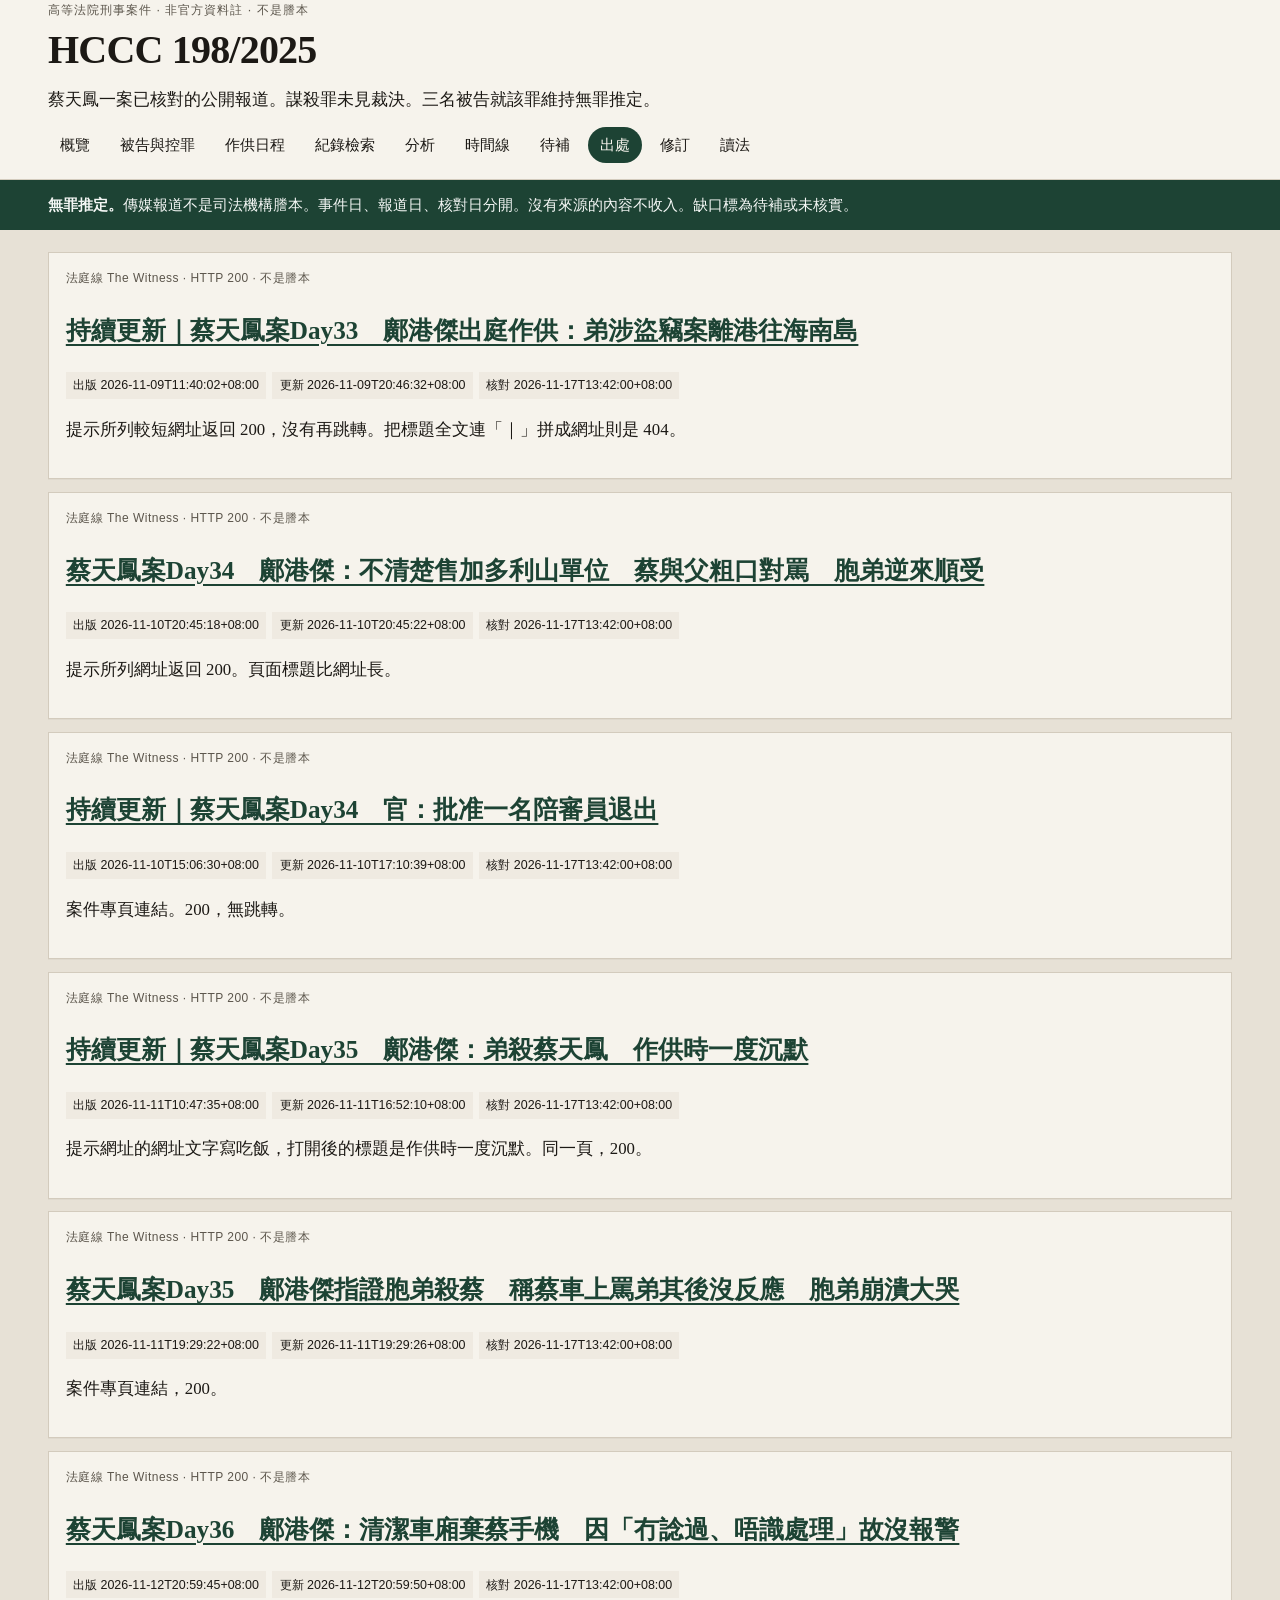
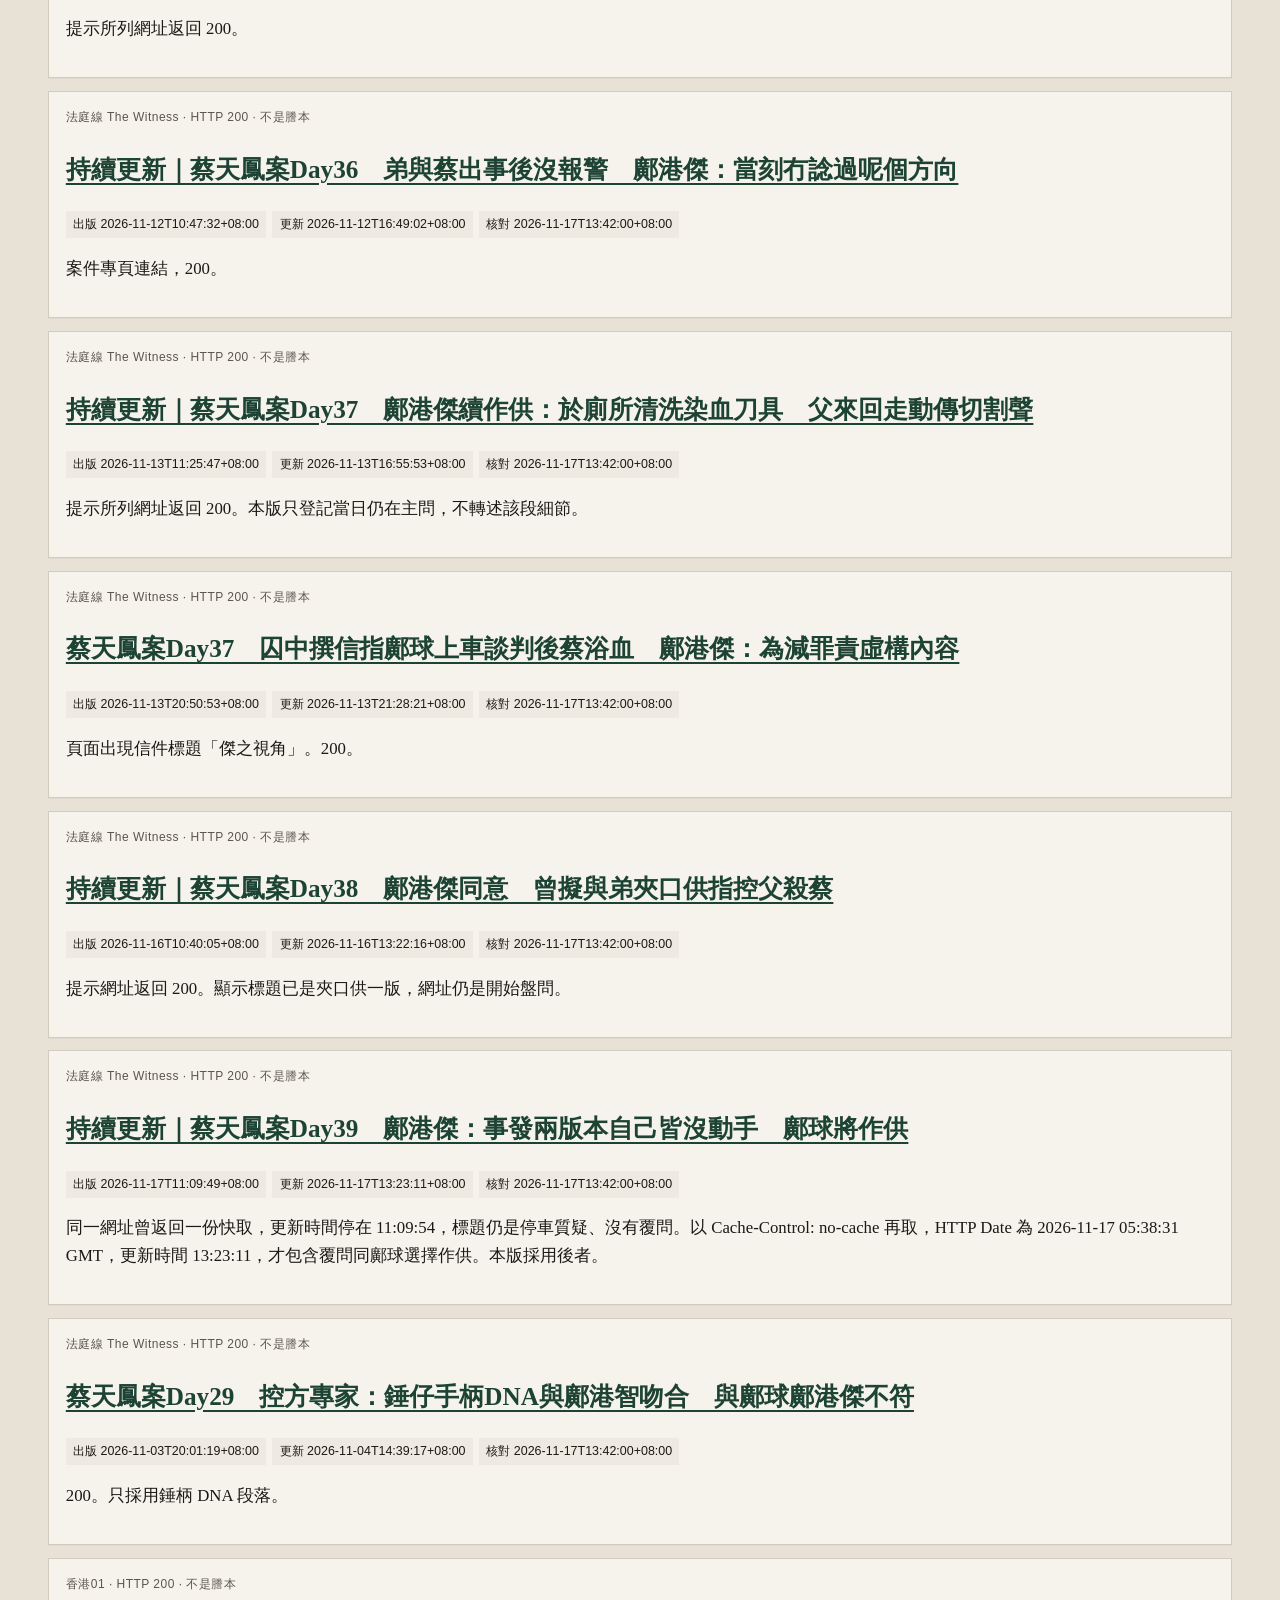
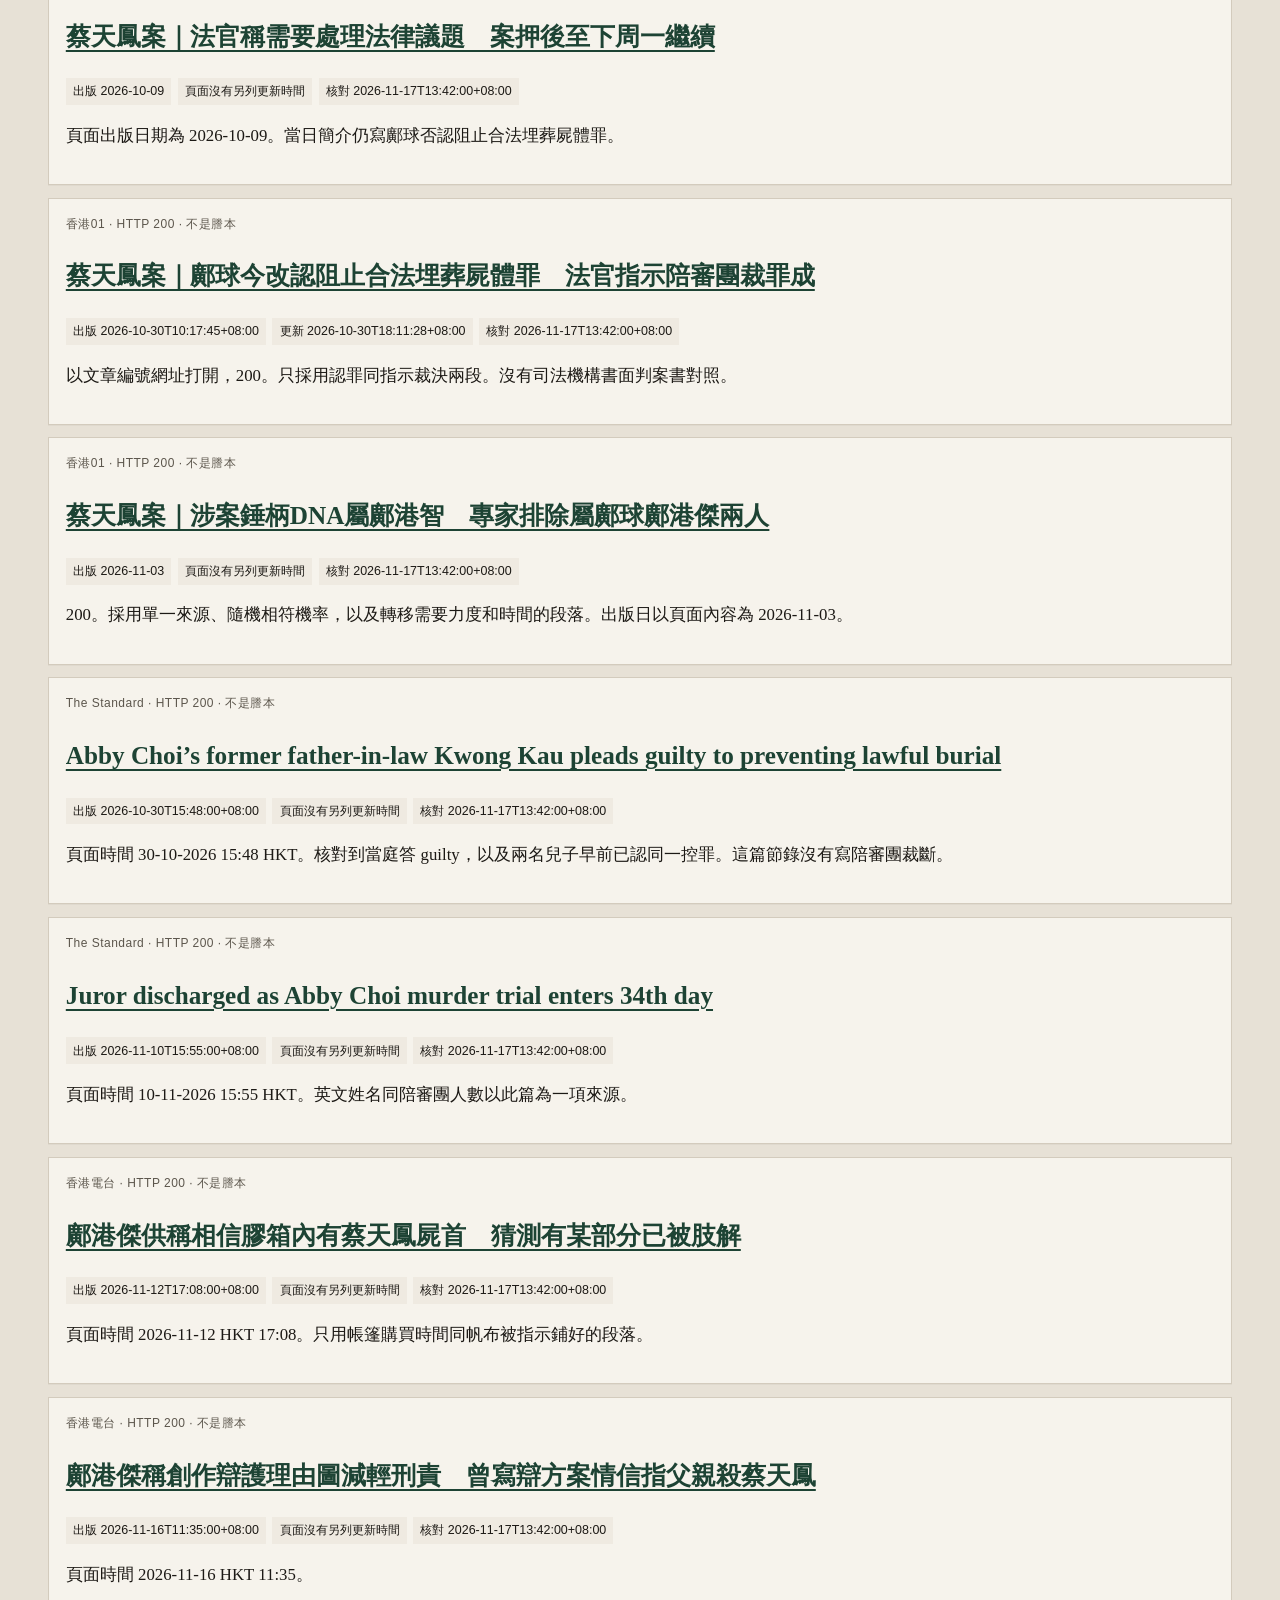
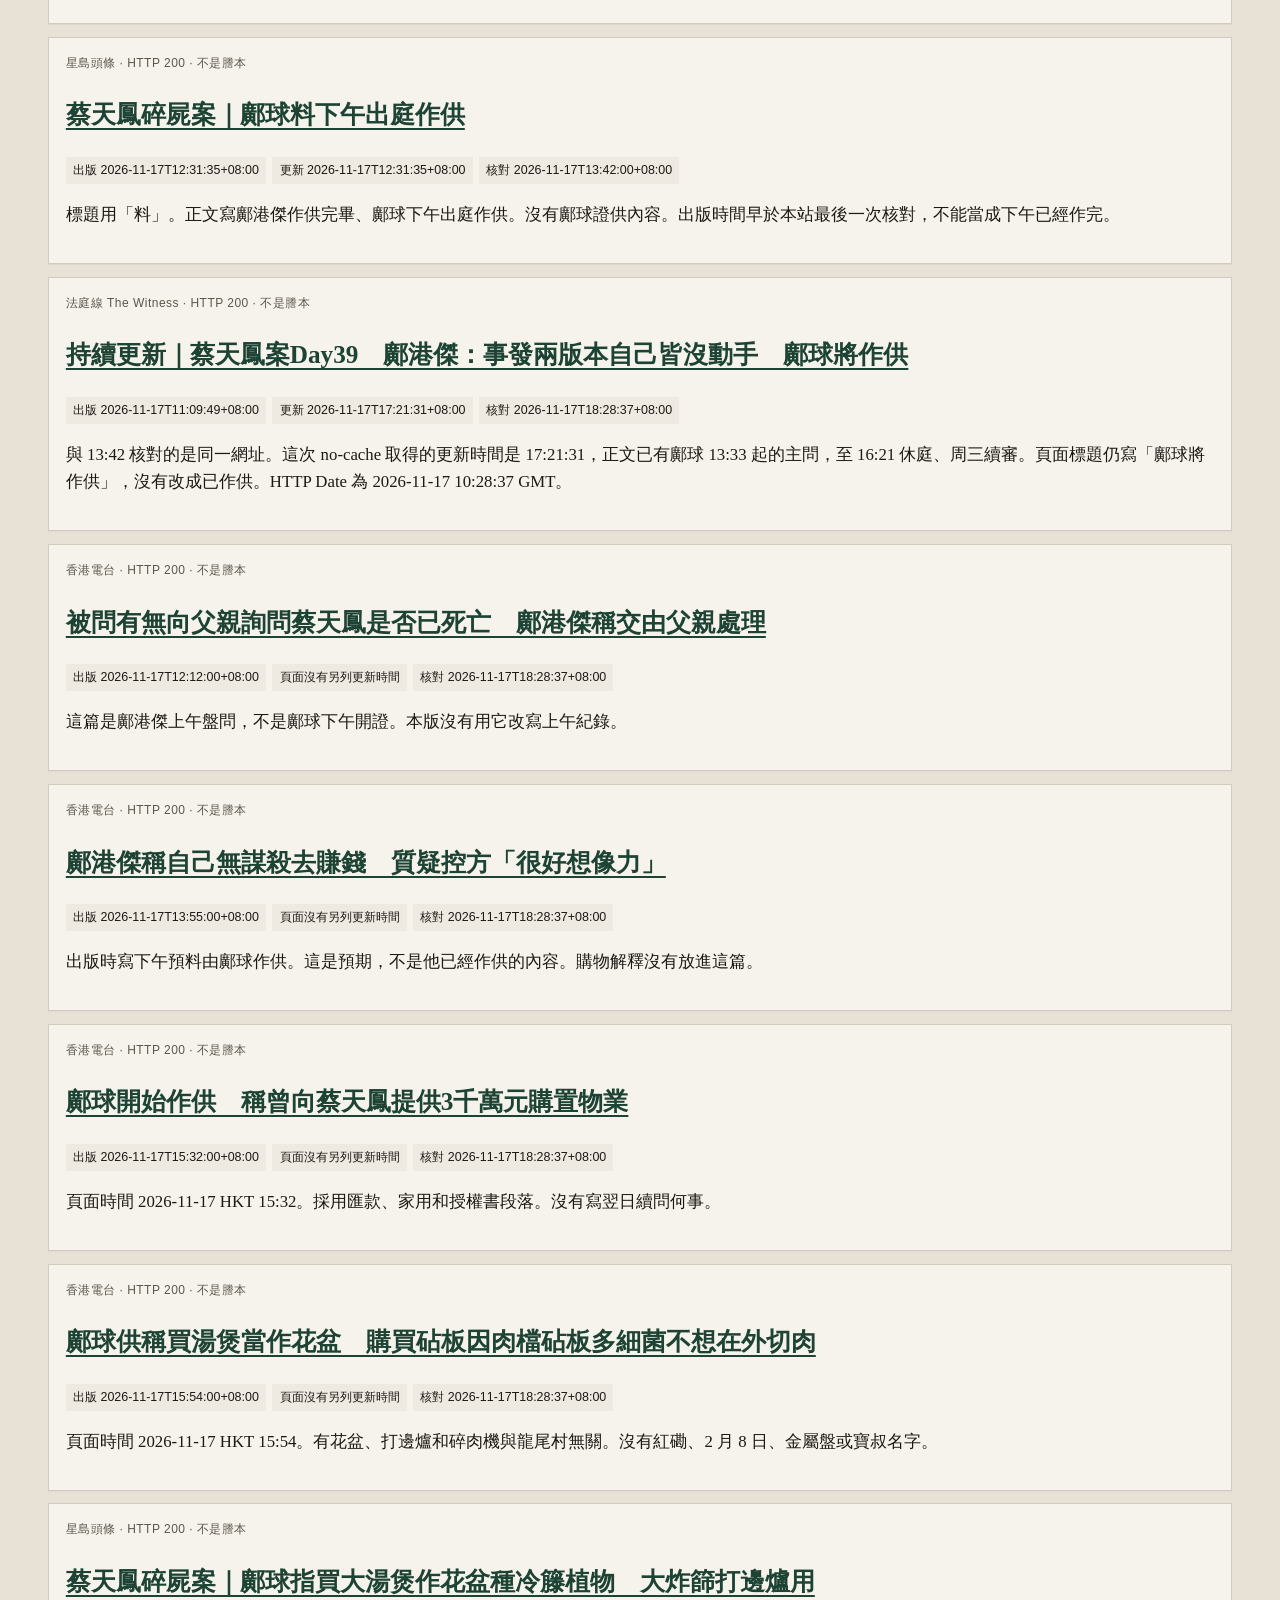
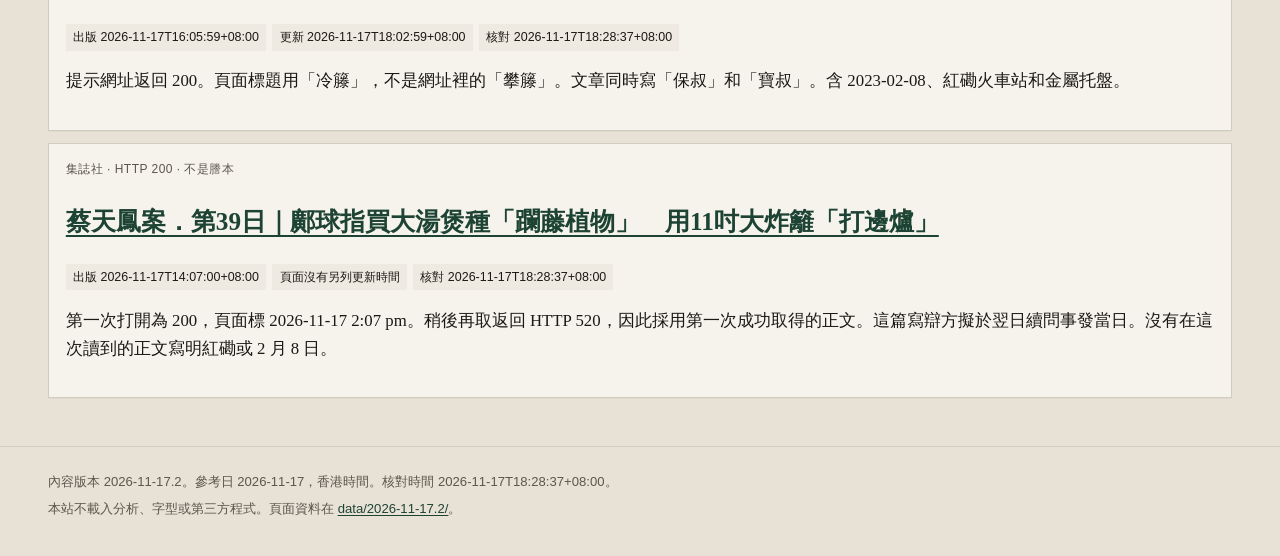
<file: sources.html>
<!DOCTYPE html>
<html lang="zh-Hant-HK">
<head>
<meta charset="utf-8">
<meta name="viewport" content="width=device-width, initial-scale=1">
<title>出處 · HCCC 198/2025</title>
<link rel="stylesheet" href="assets/site.css">

</head>
<body>
<a class="skip" href="#content">跳至內文</a>
<header class="site-header">
  <div class="wrap">
    <p class="eyebrow">高等法院刑事案件 · 非官方資料註 · 不是謄本</p>
    <h1>HCCC 198/2025</h1>
    <p class="dek">蔡天鳳一案已核對的公開報道。謀殺罪未見裁決。三名被告就該罪維持無罪推定。</p>
    <nav class="nav" aria-label="頁面"><a href="index.html">概覽</a><a href="people.html">被告與控罪</a><a href="hearings.html">作供日程</a><a href="records.html">紀錄檢索</a><a href="analysis.html">分析</a><a href="timeline.html">時間線</a><a href="gaps.html">待補</a><a href="sources.html" aria-current="page">出處</a><a href="corrections.html">修訂</a><a href="method.html">讀法</a></nav>
  </div>
</header>
<div class="banner"><div class="wrap"><p><strong>無罪推定。</strong>傳媒報道不是司法機構謄本。事件日、報道日、核對日分開。沒有來源的內容不收入。缺口標為待補或未核實。</p></div></div>
<main id="content" class="wrap">
<div class="grid"><article class="source">
        <p class="kicker">法庭線 The Witness · HTTP 200 · 不是謄本</p>
        <h2><a href="https://thewitnesshk.com/持續更新蔡天鳳案day33-鄺港傑出庭作供/">持續更新｜蔡天鳳案Day33　鄺港傑出庭作供：弟涉盜竊案離港往海南島</a></h2>
        <div class="dates"><span>出版 2026-11-09T11:40:02+08:00</span><span>更新 2026-11-09T20:46:32+08:00</span><span>核對 2026-11-17T13:42:00+08:00</span></div>
        <p>提示所列較短網址返回 200，沒有再跳轉。把標題全文連「｜」拼成網址則是 404。</p>
      </article><article class="source">
        <p class="kicker">法庭線 The Witness · HTTP 200 · 不是謄本</p>
        <h2><a href="https://thewitnesshk.com/蔡天鳳案day34-鄺傑不清楚售加多利山單位-蔡與父粗口/">蔡天鳳案Day34　鄺港傑：不清楚售加多利山單位　蔡與父粗口對罵　胞弟逆來順受</a></h2>
        <div class="dates"><span>出版 2026-11-10T20:45:18+08:00</span><span>更新 2026-11-10T20:45:22+08:00</span><span>核對 2026-11-17T13:42:00+08:00</span></div>
        <p>提示所列網址返回 200。頁面標題比網址長。</p>
      </article><article class="source">
        <p class="kicker">法庭線 The Witness · HTTP 200 · 不是謄本</p>
        <h2><a href="https://thewitnesshk.com/持續更新蔡天鳳案day34-官批准一名陪審員退出/">持續更新｜蔡天鳳案Day34　官：批准一名陪審員退出</a></h2>
        <div class="dates"><span>出版 2026-11-10T15:06:30+08:00</span><span>更新 2026-11-10T17:10:39+08:00</span><span>核對 2026-11-17T13:42:00+08:00</span></div>
        <p>案件專頁連結。200，無跳轉。</p>
      </article><article class="source">
        <p class="kicker">法庭線 The Witness · HTTP 200 · 不是謄本</p>
        <h2><a href="https://thewitnesshk.com/持續更新蔡天鳳案day35-鄺港傑數次到龍尾村與父吃飯/">持續更新｜蔡天鳳案Day35　鄺港傑：弟殺蔡天鳳　作供時一度沉默</a></h2>
        <div class="dates"><span>出版 2026-11-11T10:47:35+08:00</span><span>更新 2026-11-11T16:52:10+08:00</span><span>核對 2026-11-17T13:42:00+08:00</span></div>
        <p>提示網址的網址文字寫吃飯，打開後的標題是作供時一度沉默。同一頁，200。</p>
      </article><article class="source">
        <p class="kicker">法庭線 The Witness · HTTP 200 · 不是謄本</p>
        <h2><a href="https://thewitnesshk.com/蔡天鳳案day35-鄺港傑指證胞弟殺蔡-稱蔡車上罵弟其後/">蔡天鳳案Day35　鄺港傑指證胞弟殺蔡　稱蔡車上罵弟其後沒反應　胞弟崩潰大哭</a></h2>
        <div class="dates"><span>出版 2026-11-11T19:29:22+08:00</span><span>更新 2026-11-11T19:29:26+08:00</span><span>核對 2026-11-17T13:42:00+08:00</span></div>
        <p>案件專頁連結，200。</p>
      </article><article class="source">
        <p class="kicker">法庭線 The Witness · HTTP 200 · 不是謄本</p>
        <h2><a href="https://thewitnesshk.com/蔡天鳳案day36-鄺港傑清潔車廂棄蔡手機-因冇諗過唔識/">蔡天鳳案Day36　鄺港傑：清潔車廂棄蔡手機　因「冇諗過、唔識處理」故沒報警</a></h2>
        <div class="dates"><span>出版 2026-11-12T20:59:45+08:00</span><span>更新 2026-11-12T20:59:50+08:00</span><span>核對 2026-11-17T13:42:00+08:00</span></div>
        <p>提示所列網址返回 200。</p>
      </article><article class="source">
        <p class="kicker">法庭線 The Witness · HTTP 200 · 不是謄本</p>
        <h2><a href="https://thewitnesshk.com/持續更新-蔡天鳳案day36-弟與蔡出事後沒報警-鄺/">持續更新｜蔡天鳳案Day36　弟與蔡出事後沒報警　鄺港傑：當刻冇諗過呢個方向</a></h2>
        <div class="dates"><span>出版 2026-11-12T10:47:32+08:00</span><span>更新 2026-11-12T16:49:02+08:00</span><span>核對 2026-11-17T13:42:00+08:00</span></div>
        <p>案件專頁連結，200。</p>
      </article><article class="source">
        <p class="kicker">法庭線 The Witness · HTTP 200 · 不是謄本</p>
        <h2><a href="https://thewitnesshk.com/持續更新蔡天鳳案day37-鄺港傑續作供/">持續更新｜蔡天鳳案Day37　鄺港傑續作供：於廁所清洗染血刀具　父來回走動傳切割聲</a></h2>
        <div class="dates"><span>出版 2026-11-13T11:25:47+08:00</span><span>更新 2026-11-13T16:55:53+08:00</span><span>核對 2026-11-17T13:42:00+08:00</span></div>
        <p>提示所列網址返回 200。本版只登記當日仍在主問，不轉述該段細節。</p>
      </article><article class="source">
        <p class="kicker">法庭線 The Witness · HTTP 200 · 不是謄本</p>
        <h2><a href="https://thewitnesshk.com/蔡天鳳案day37-囚中撰信指鄺球上車談判後蔡浴血-鄺港/">蔡天鳳案Day37　囚中撰信指鄺球上車談判後蔡浴血　鄺港傑：為減罪責虛構內容</a></h2>
        <div class="dates"><span>出版 2026-11-13T20:50:53+08:00</span><span>更新 2026-11-13T21:28:21+08:00</span><span>核對 2026-11-17T13:42:00+08:00</span></div>
        <p>頁面出現信件標題「傑之視角」。200。</p>
      </article><article class="source">
        <p class="kicker">法庭線 The Witness · HTTP 200 · 不是謄本</p>
        <h2><a href="https://thewitnesshk.com/持續更新-蔡天鳳案day38-鄺港傑開始接受控方盤問/">持續更新｜蔡天鳳案Day38　鄺港傑同意　曾擬與弟夾口供指控父殺蔡</a></h2>
        <div class="dates"><span>出版 2026-11-16T10:40:05+08:00</span><span>更新 2026-11-16T13:22:16+08:00</span><span>核對 2026-11-17T13:42:00+08:00</span></div>
        <p>提示網址返回 200。顯示標題已是夾口供一版，網址仍是開始盤問。</p>
      </article><article class="source">
        <p class="kicker">法庭線 The Witness · HTTP 200 · 不是謄本</p>
        <h2><a href="https://thewitnesshk.com/持續更新蔡天鳳案day39-控方列多個地點可停泊-質疑鄺/">持續更新｜蔡天鳳案Day39　鄺港傑：事發兩版本自己皆沒動手　鄺球將作供</a></h2>
        <div class="dates"><span>出版 2026-11-17T11:09:49+08:00</span><span>更新 2026-11-17T13:23:11+08:00</span><span>核對 2026-11-17T13:42:00+08:00</span></div>
        <p>同一網址曾返回一份快取，更新時間停在 11:09:54，標題仍是停車質疑、沒有覆問。以 Cache-Control: no-cache 再取，HTTP Date 為 2026-11-17 05:38:31 GMT，更新時間 13:23:11，才包含覆問同鄺球選擇作供。本版採用後者。</p>
      </article><article class="source">
        <p class="kicker">法庭線 The Witness · HTTP 200 · 不是謄本</p>
        <h2><a href="https://thewitnesshk.com/蔡天鳳案day29-控方專家錘仔手柄dna與鄺港智吻合-與鄺球/">蔡天鳳案Day29　控方專家：錘仔手柄DNA與鄺港智吻合　與鄺球鄺港傑不符</a></h2>
        <div class="dates"><span>出版 2026-11-03T20:01:19+08:00</span><span>更新 2026-11-04T14:39:17+08:00</span><span>核對 2026-11-17T13:42:00+08:00</span></div>
        <p>200。只採用錘柄 DNA 段落。</p>
      </article><article class="source">
        <p class="kicker">香港01 · HTTP 200 · 不是謄本</p>
        <h2><a href="https://www.hk01.com/社會新聞/60397806/蔡天鳳案-法官稱需要處理法律議題-案押後至下周一繼續">蔡天鳳案｜法官稱需要處理法律議題　案押後至下周一繼續</a></h2>
        <div class="dates"><span>出版 2026-10-09</span><span>頁面沒有另列更新時間</span><span>核對 2026-11-17T13:42:00+08:00</span></div>
        <p>頁面出版日期為 2026-10-09。當日簡介仍寫鄺球否認阻止合法埋葬屍體罪。</p>
      </article><article class="source">
        <p class="kicker">香港01 · HTTP 200 · 不是謄本</p>
        <h2><a href="https://www.hk01.com/社會新聞/60405162/">蔡天鳳案｜鄺球今改認阻止合法埋葬屍體罪　法官指示陪審團裁罪成</a></h2>
        <div class="dates"><span>出版 2026-10-30T10:17:45+08:00</span><span>更新 2026-10-30T18:11:28+08:00</span><span>核對 2026-11-17T13:42:00+08:00</span></div>
        <p>以文章編號網址打開，200。只採用認罪同指示裁決兩段。沒有司法機構書面判案書對照。</p>
      </article><article class="source">
        <p class="kicker">香港01 · HTTP 200 · 不是謄本</p>
        <h2><a href="https://www.hk01.com/社會新聞/60406763/蔡天鳳案-涉案錘柄dna屬鄺港智-專家排除屬鄺球鄺港傑兩人">蔡天鳳案｜涉案錘柄DNA屬鄺港智　專家排除屬鄺球鄺港傑兩人</a></h2>
        <div class="dates"><span>出版 2026-11-03</span><span>頁面沒有另列更新時間</span><span>核對 2026-11-17T13:42:00+08:00</span></div>
        <p>200。採用單一來源、隨機相符機率，以及轉移需要力度和時間的段落。出版日以頁面內容為 2026-11-03。</p>
      </article><article class="source">
        <p class="kicker">The Standard · HTTP 200 · 不是謄本</p>
        <h2><a href="https://www.thestandard.com.hk/news/article/347026/Abby-Chois-former-father-in-law-Kwong-Kau-pleads-guilty-to-preventing-lawful-burial">Abby Choi’s former father-in-law Kwong Kau pleads guilty to preventing lawful burial</a></h2>
        <div class="dates"><span>出版 2026-10-30T15:48:00+08:00</span><span>頁面沒有另列更新時間</span><span>核對 2026-11-17T13:42:00+08:00</span></div>
        <p>頁面時間 30-10-2026 15:48 HKT。核對到當庭答 guilty，以及兩名兒子早前已認同一控罪。這篇節錄沒有寫陪審團裁斷。</p>
      </article><article class="source">
        <p class="kicker">The Standard · HTTP 200 · 不是謄本</p>
        <h2><a href="https://www.thestandard.com.hk/news/article/348052/Juror-discharged-as-Abby-Choi-murder-trial-enters-34th-day">Juror discharged as Abby Choi murder trial enters 34th day</a></h2>
        <div class="dates"><span>出版 2026-11-10T15:55:00+08:00</span><span>頁面沒有另列更新時間</span><span>核對 2026-11-17T13:42:00+08:00</span></div>
        <p>頁面時間 10-11-2026 15:55 HKT。英文姓名同陪審團人數以此篇為一項來源。</p>
      </article><article class="source">
        <p class="kicker">香港電台 · HTTP 200 · 不是謄本</p>
        <h2><a href="https://news.rthk.hk/rthk/ch/component/k2/1877554-20261112.htm">鄺港傑供稱相信膠箱內有蔡天鳳屍首　猜測有某部分已被肢解</a></h2>
        <div class="dates"><span>出版 2026-11-12T17:08:00+08:00</span><span>頁面沒有另列更新時間</span><span>核對 2026-11-17T13:42:00+08:00</span></div>
        <p>頁面時間 2026-11-12 HKT 17:08。只用帳篷購買時間同帆布被指示鋪好的段落。</p>
      </article><article class="source">
        <p class="kicker">香港電台 · HTTP 200 · 不是謄本</p>
        <h2><a href="https://news.rthk.hk/rthk/ch/component/k2/1877960-20261116.htm">鄺港傑稱創作辯護理由圖減輕刑責　曾寫辯方案情信指父親殺蔡天鳳</a></h2>
        <div class="dates"><span>出版 2026-11-16T11:35:00+08:00</span><span>頁面沒有另列更新時間</span><span>核對 2026-11-17T13:42:00+08:00</span></div>
        <p>頁面時間 2026-11-16 HKT 11:35。</p>
      </article><article class="source">
        <p class="kicker">星島頭條 · HTTP 200 · 不是謄本</p>
        <h2><a href="https://www.stheadline.com/society/3638010/蔡天鳳碎屍案鄺球料下午出庭作供">蔡天鳳碎屍案｜鄺球料下午出庭作供</a></h2>
        <div class="dates"><span>出版 2026-11-17T12:31:35+08:00</span><span>更新 2026-11-17T12:31:35+08:00</span><span>核對 2026-11-17T13:42:00+08:00</span></div>
        <p>標題用「料」。正文寫鄺港傑作供完畢、鄺球下午出庭作供。沒有鄺球證供內容。出版時間早於本站最後一次核對，不能當成下午已經作完。</p>
      </article><article class="source">
        <p class="kicker">法庭線 The Witness · HTTP 200 · 不是謄本</p>
        <h2><a href="https://thewitnesshk.com/持續更新蔡天鳳案day39-控方列多個地點可停泊-質疑鄺/">持續更新｜蔡天鳳案Day39　鄺港傑：事發兩版本自己皆沒動手　鄺球將作供</a></h2>
        <div class="dates"><span>出版 2026-11-17T11:09:49+08:00</span><span>更新 2026-11-17T17:21:31+08:00</span><span>核對 2026-11-17T18:28:37+08:00</span></div>
        <p>與 13:42 核對的是同一網址。這次 no-cache 取得的更新時間是 17:21:31，正文已有鄺球 13:33 起的主問，至 16:21 休庭、周三續審。頁面標題仍寫「鄺球將作供」，沒有改成已作供。HTTP Date 為 2026-11-17 10:28:37 GMT。</p>
      </article><article class="source">
        <p class="kicker">香港電台 · HTTP 200 · 不是謄本</p>
        <h2><a href="https://news.rthk.hk/rthk/ch/component/k2/1878104-20261117.htm">被問有無向父親詢問蔡天鳳是否已死亡　鄺港傑稱交由父親處理</a></h2>
        <div class="dates"><span>出版 2026-11-17T12:12:00+08:00</span><span>頁面沒有另列更新時間</span><span>核對 2026-11-17T18:28:37+08:00</span></div>
        <p>這篇是鄺港傑上午盤問，不是鄺球下午開證。本版沒有用它改寫上午紀錄。</p>
      </article><article class="source">
        <p class="kicker">香港電台 · HTTP 200 · 不是謄本</p>
        <h2><a href="https://news.rthk.hk/rthk/ch/component/k2/1878114-20261117.htm">鄺港傑稱自己無謀殺去賺錢　質疑控方「很好想像力」</a></h2>
        <div class="dates"><span>出版 2026-11-17T13:55:00+08:00</span><span>頁面沒有另列更新時間</span><span>核對 2026-11-17T18:28:37+08:00</span></div>
        <p>出版時寫下午預料由鄺球作供。這是預期，不是他已經作供的內容。購物解釋沒有放進這篇。</p>
      </article><article class="source">
        <p class="kicker">香港電台 · HTTP 200 · 不是謄本</p>
        <h2><a href="https://news.rthk.hk/rthk/ch/component/k2/1878131-20261117.htm">鄺球開始作供　稱曾向蔡天鳳提供3千萬元購置物業</a></h2>
        <div class="dates"><span>出版 2026-11-17T15:32:00+08:00</span><span>頁面沒有另列更新時間</span><span>核對 2026-11-17T18:28:37+08:00</span></div>
        <p>頁面時間 2026-11-17 HKT 15:32。採用匯款、家用和授權書段落。沒有寫翌日續問何事。</p>
      </article><article class="source">
        <p class="kicker">香港電台 · HTTP 200 · 不是謄本</p>
        <h2><a href="https://news.rthk.hk/rthk/ch/component/k2/1878134-20261117.htm">鄺球供稱買湯煲當作花盆　購買砧板因肉檔砧板多細菌不想在外切肉</a></h2>
        <div class="dates"><span>出版 2026-11-17T15:54:00+08:00</span><span>頁面沒有另列更新時間</span><span>核對 2026-11-17T18:28:37+08:00</span></div>
        <p>頁面時間 2026-11-17 HKT 15:54。有花盆、打邊爐和碎肉機與龍尾村無關。沒有紅磡、2 月 8 日、金屬盤或寶叔名字。</p>
      </article><article class="source">
        <p class="kicker">星島頭條 · HTTP 200 · 不是謄本</p>
        <h2><a href="https://www.stheadline.com/society/3638106/蔡天鳳碎屍案鄺球指買大湯煲作花盆種攀籐植物-大炸篩打邊爐用">蔡天鳳碎屍案｜鄺球指買大湯煲作花盆種冷籐植物　大炸篩打邊爐用</a></h2>
        <div class="dates"><span>出版 2026-11-17T16:05:59+08:00</span><span>更新 2026-11-17T18:02:59+08:00</span><span>核對 2026-11-17T18:28:37+08:00</span></div>
        <p>提示網址返回 200。頁面標題用「冷籐」，不是網址裡的「攀籐」。文章同時寫「保叔」和「寶叔」。含 2023-02-08、紅磡火車站和金屬托盤。</p>
      </article><article class="source">
        <p class="kicker">集誌社 · HTTP 200 · 不是謄本</p>
        <h2><a href="https://thecollectivehk.com/蔡天鳳案-第39日-鄺球作供/">蔡天鳳案．第39日｜鄺球指買大湯煲種「躝藤植物」　用11吋大炸籬「打邊爐」</a></h2>
        <div class="dates"><span>出版 2026-11-17T14:07:00+08:00</span><span>頁面沒有另列更新時間</span><span>核對 2026-11-17T18:28:37+08:00</span></div>
        <p>第一次打開為 200，頁面標 2026-11-17 2:07 pm。稍後再取返回 HTTP 520，因此採用第一次成功取得的正文。這篇寫辯方擬於翌日續問事發當日。沒有在這次讀到的正文寫明紅磡或 2 月 8 日。</p>
      </article></div>
</main>
<footer>
  <div class="wrap">
    <p>內容版本 2026-11-17.2。參考日 2026-11-17，香港時間。核對時間 2026-11-17T18:28:37+08:00。</p>
    <p>本站不載入分析、字型或第三方程式。頁面資料在 <a href="data/2026-11-17.2/records.json">data/2026-11-17.2/</a>。</p>
  </div>
</footer>
</body>
</html>
</file>
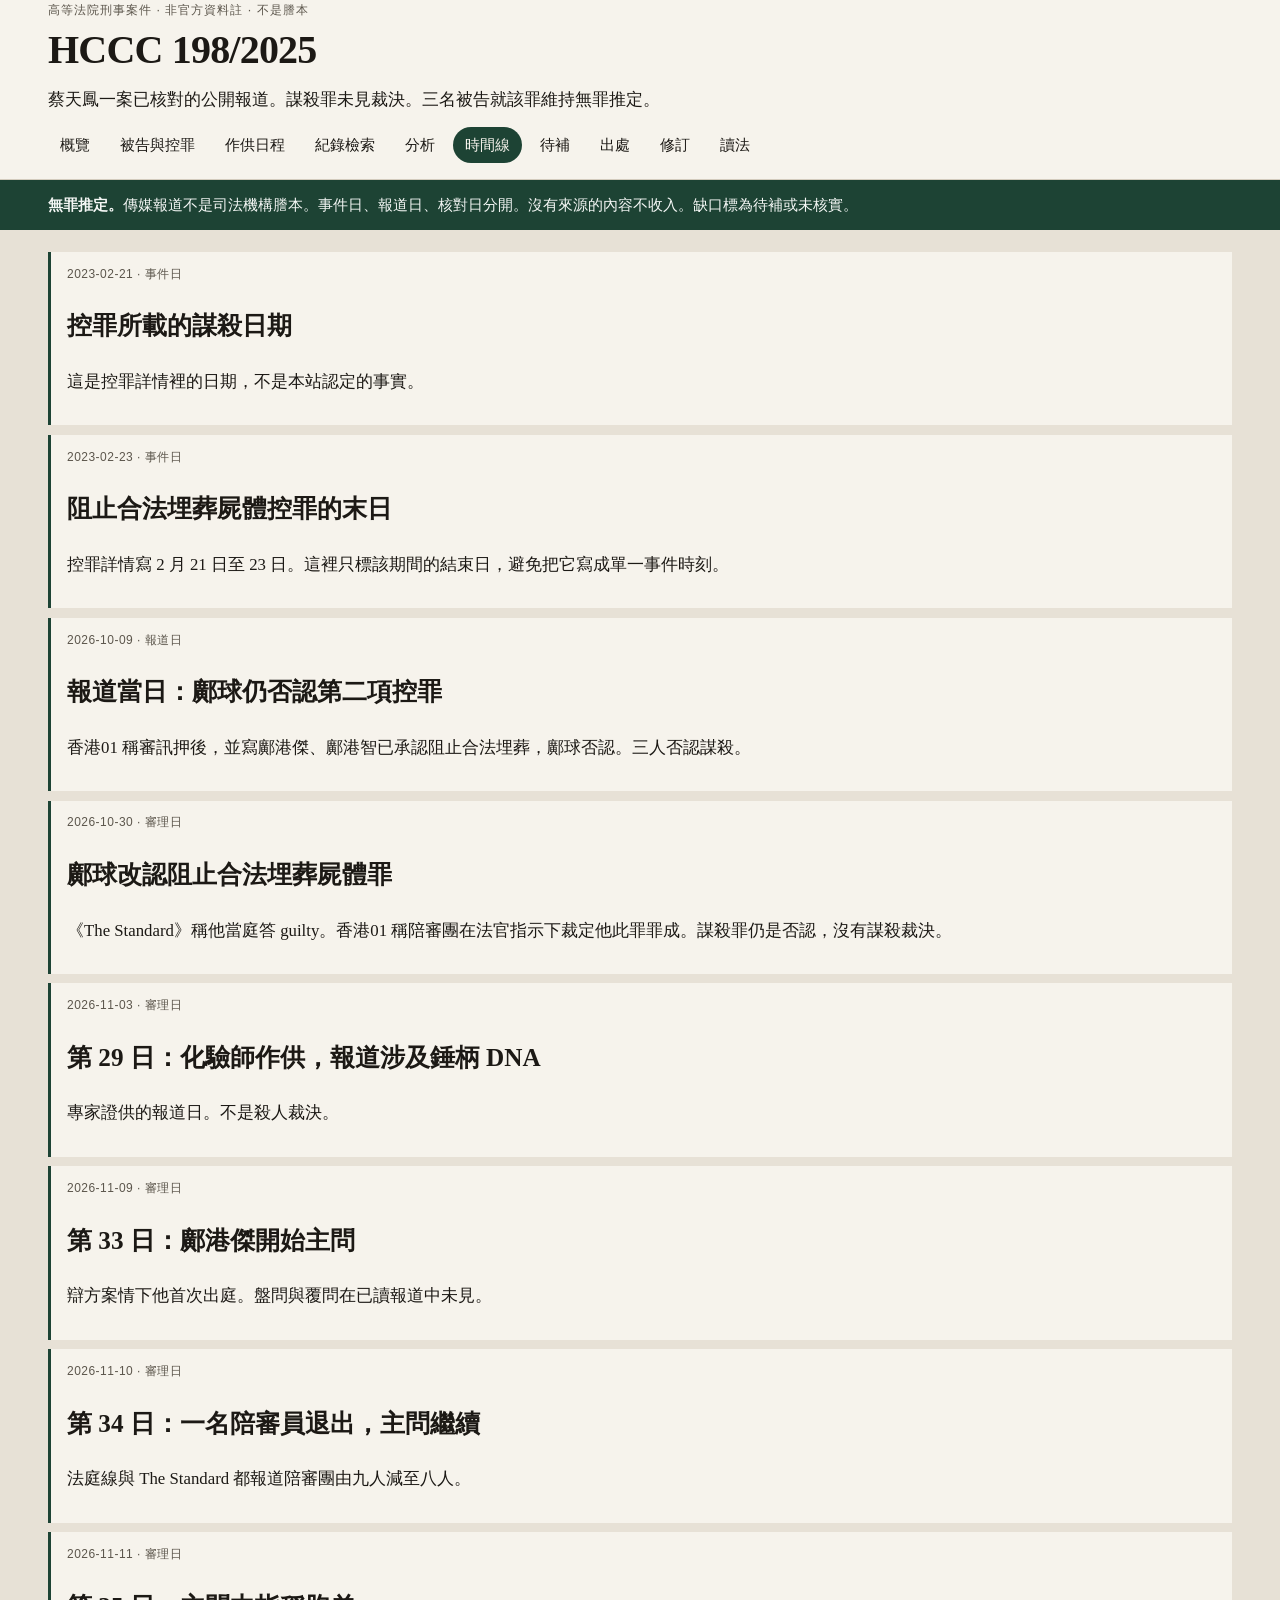
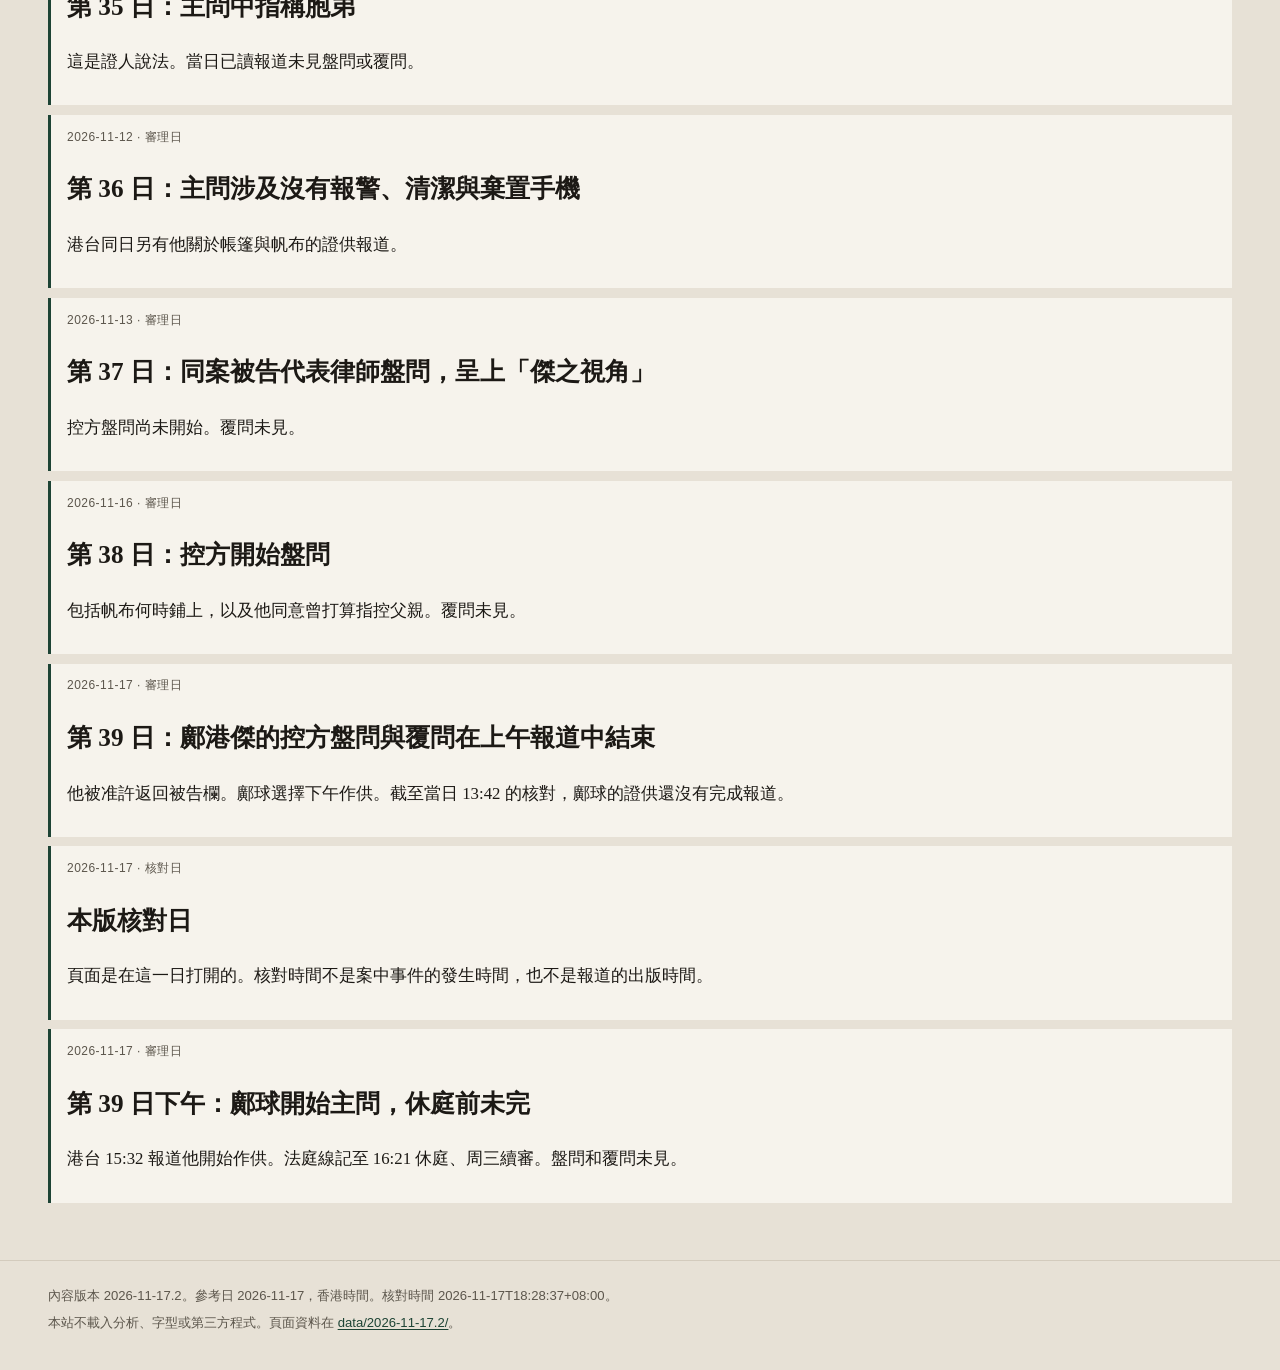
<file: timeline.html>
<!DOCTYPE html>
<html lang="zh-Hant-HK">
<head>
<meta charset="utf-8">
<meta name="viewport" content="width=device-width, initial-scale=1">
<title>時間線 · HCCC 198/2025</title>
<link rel="stylesheet" href="assets/site.css">

</head>
<body>
<a class="skip" href="#content">跳至內文</a>
<header class="site-header">
  <div class="wrap">
    <p class="eyebrow">高等法院刑事案件 · 非官方資料註 · 不是謄本</p>
    <h1>HCCC 198/2025</h1>
    <p class="dek">蔡天鳳一案已核對的公開報道。謀殺罪未見裁決。三名被告就該罪維持無罪推定。</p>
    <nav class="nav" aria-label="頁面"><a href="index.html">概覽</a><a href="people.html">被告與控罪</a><a href="hearings.html">作供日程</a><a href="records.html">紀錄檢索</a><a href="analysis.html">分析</a><a href="timeline.html" aria-current="page">時間線</a><a href="gaps.html">待補</a><a href="sources.html">出處</a><a href="corrections.html">修訂</a><a href="method.html">讀法</a></nav>
  </div>
</header>
<div class="banner"><div class="wrap"><p><strong>無罪推定。</strong>傳媒報道不是司法機構謄本。事件日、報道日、核對日分開。沒有來源的內容不收入。缺口標為待補或未核實。</p></div></div>
<main id="content" class="wrap">
<ol class="timeline"><li><p class="kicker">2023-02-21 · 事件日</p><h2>控罪所載的謀殺日期</h2><p>這是控罪詳情裡的日期，不是本站認定的事實。</p></li><li><p class="kicker">2023-02-23 · 事件日</p><h2>阻止合法埋葬屍體控罪的末日</h2><p>控罪詳情寫 2 月 21 日至 23 日。這裡只標該期間的結束日，避免把它寫成單一事件時刻。</p></li><li><p class="kicker">2026-10-09 · 報道日</p><h2>報道當日：鄺球仍否認第二項控罪</h2><p>香港01 稱審訊押後，並寫鄺港傑、鄺港智已承認阻止合法埋葬，鄺球否認。三人否認謀殺。</p></li><li><p class="kicker">2026-10-30 · 審理日</p><h2>鄺球改認阻止合法埋葬屍體罪</h2><p>《The Standard》稱他當庭答 guilty。香港01 稱陪審團在法官指示下裁定他此罪罪成。謀殺罪仍是否認，沒有謀殺裁決。</p></li><li><p class="kicker">2026-11-03 · 審理日</p><h2>第 29 日：化驗師作供，報道涉及錘柄 DNA</h2><p>專家證供的報道日。不是殺人裁決。</p></li><li><p class="kicker">2026-11-09 · 審理日</p><h2>第 33 日：鄺港傑開始主問</h2><p>辯方案情下他首次出庭。盤問與覆問在已讀報道中未見。</p></li><li><p class="kicker">2026-11-10 · 審理日</p><h2>第 34 日：一名陪審員退出，主問繼續</h2><p>法庭線與 The Standard 都報道陪審團由九人減至八人。</p></li><li><p class="kicker">2026-11-11 · 審理日</p><h2>第 35 日：主問中指稱胞弟</h2><p>這是證人說法。當日已讀報道未見盤問或覆問。</p></li><li><p class="kicker">2026-11-12 · 審理日</p><h2>第 36 日：主問涉及沒有報警、清潔與棄置手機</h2><p>港台同日另有他關於帳篷與帆布的證供報道。</p></li><li><p class="kicker">2026-11-13 · 審理日</p><h2>第 37 日：同案被告代表律師盤問，呈上「傑之視角」</h2><p>控方盤問尚未開始。覆問未見。</p></li><li><p class="kicker">2026-11-16 · 審理日</p><h2>第 38 日：控方開始盤問</h2><p>包括帆布何時鋪上，以及他同意曾打算指控父親。覆問未見。</p></li><li><p class="kicker">2026-11-17 · 審理日</p><h2>第 39 日：鄺港傑的控方盤問與覆問在上午報道中結束</h2><p>他被准許返回被告欄。鄺球選擇下午作供。截至當日 13:42 的核對，鄺球的證供還沒有完成報道。</p></li><li><p class="kicker">2026-11-17 · 核對日</p><h2>本版核對日</h2><p>頁面是在這一日打開的。核對時間不是案中事件的發生時間，也不是報道的出版時間。</p></li><li><p class="kicker">2026-11-17 · 審理日</p><h2>第 39 日下午：鄺球開始主問，休庭前未完</h2><p>港台 15:32 報道他開始作供。法庭線記至 16:21 休庭、周三續審。盤問和覆問未見。</p></li></ol>
</main>
<footer>
  <div class="wrap">
    <p>內容版本 2026-11-17.2。參考日 2026-11-17，香港時間。核對時間 2026-11-17T18:28:37+08:00。</p>
    <p>本站不載入分析、字型或第三方程式。頁面資料在 <a href="data/2026-11-17.2/records.json">data/2026-11-17.2/</a>。</p>
  </div>
</footer>
</body>
</html>
</file>
<file: assets/site.css>
:root {
  --bg: #e7e1d6;
  --paper: #f6f3ec;
  --ink: #1c1915;
  --muted: #5c564c;
  --line: #d3cbbd;
  --pine: #1d4334;
  --pine-soft: #e4eee8;
  --clay: #6e3d28;
  --clay-soft: #f3e6dc;
  --gold: #6a5420;
  --gold-soft: #f3ecd6;
  --unknown: #3e4a55;
  --unknown-soft: #e6ebf0;
  --shadow: 0 1px 0 rgba(28, 25, 21, 0.04);
  --serif: "Songti TC", "PMingLiU", "Noto Serif CJK TC", "Noto Serif TC", Palatino, "Palatino Linotype", "Times New Roman", serif;
  --sans: "PingFang HK", "Heiti TC", "Noto Sans CJK TC", "Noto Sans TC", "Segoe UI", sans-serif;
  --max: 74rem;
}

* { box-sizing: border-box; }
html { scroll-behavior: smooth; }
body {
  margin: 0;
  background: var(--bg);
  color: var(--ink);
  font-family: var(--serif);
  font-size: 1.05rem;
  line-height: 1.65;
}
a { color: var(--pine); text-underline-offset: 0.18em; }
a:hover { color: var(--clay); }
:focus-visible { outline: 3px solid var(--pine); outline-offset: 2px; }
.skip {
  position: absolute;
  left: 0.75rem;
  top: -4rem;
  background: var(--ink);
  color: var(--paper);
  padding: 0.5rem 0.8rem;
  z-index: 5;
}
.skip:focus { top: 0.75rem; }

.wrap { width: min(100% - 1.5rem, var(--max)); margin-inline: auto; }
.site-header {
  background: var(--paper);
  border-bottom: 1px solid var(--line);
}
.eyebrow {
  font-family: var(--sans);
  font-size: 0.78rem;
  letter-spacing: 0.08em;
  text-transform: none;
  color: var(--muted);
  margin: 0 0 0.35rem;
}
.site-header h1 {
  font-size: clamp(1.7rem, 4vw, 2.5rem);
  font-weight: 600;
  letter-spacing: -0.02em;
  line-height: 1.2;
  margin: 0;
}
.dek { color: var(--ink); max-width: 42rem; margin: 0.75rem 0 0; }
.meta-row {
  display: flex;
  flex-wrap: wrap;
  gap: 0.5rem 1rem;
  font-family: var(--sans);
  font-size: 0.82rem;
  color: var(--muted);
  margin-top: 1rem;
}
.nav {
  display: flex;
  gap: 0.35rem;
  overflow-x: auto;
  padding: 0.85rem 0 1rem;
  font-family: var(--sans);
  font-size: 0.92rem;
}
.nav a {
  color: var(--ink);
  text-decoration: none;
  border: 1px solid transparent;
  border-radius: 999px;
  padding: 0.28rem 0.7rem;
  white-space: nowrap;
}
.nav a[aria-current="page"] {
  background: var(--pine);
  color: #f6f3ec;
}

.banner {
  background: var(--pine);
  color: #f4f7f5;
}
.banner p { margin: 0; padding: 0.8rem 0; font-family: var(--sans); font-size: 0.92rem; }
.banner strong { font-weight: 650; }

main { padding: 1.4rem 0 3rem; }
.grid { display: grid; gap: 0.8rem; }
.cards { display: grid; gap: 0.8rem; }
@media (min-width: 800px) {
  .cards.two { grid-template-columns: 1fr 1fr; }
  .cards.three { grid-template-columns: repeat(3, 1fr); }
}

.panel, .record, .hearing, .source, .gap {
  background: var(--paper);
  border: 1px solid var(--line);
  box-shadow: var(--shadow);
  padding: 1rem 1.05rem 1.1rem;
}
.panel h2, .record h2, .hearing h2 { margin: 0.2rem 0 0.55rem; font-size: 1.25rem; line-height: 1.35; }
.kicker {
  font-family: var(--sans);
  font-size: 0.75rem;
  letter-spacing: 0.04em;
  color: var(--muted);
  margin: 0;
}

.tag {
  display: inline-block;
  font-family: var(--sans);
  font-size: 0.75rem;
  line-height: 1.3;
  padding: 0.12rem 0.45rem;
  border-radius: 999px;
  border: 1px solid var(--line);
  margin: 0 0.3rem 0.3rem 0;
}
.tag.reported-fact { background: var(--pine-soft); color: var(--pine); border-color: transparent; }
.tag.allegation { background: var(--clay-soft); color: var(--clay); border-color: transparent; }
.tag.analysis { background: var(--gold-soft); color: var(--gold); border-color: transparent; }
.tag.unknown { background: var(--unknown-soft); color: var(--unknown); border-color: transparent; }
.tag.gap { background: transparent; color: var(--clay); }

.dates { display: flex; flex-wrap: wrap; gap: 0.4rem; margin: 0.7rem 0; }
.dates span {
  font-family: var(--sans);
  font-size: 0.78rem;
  background: #efeae1;
  padding: 0.2rem 0.45rem;
}
.limits, .explain {
  border-top: 1px solid var(--line);
  margin-top: 0.8rem;
  padding-top: 0.7rem;
  color: var(--muted);
  font-size: 0.98rem;
}
.limits strong, .explain strong { color: var(--ink); font-weight: 600; }

table { width: 100%; border-collapse: collapse; font-size: 0.98rem; }
th, td { text-align: left; vertical-align: top; padding: 0.55rem 0.4rem; border-bottom: 1px solid var(--line); }
th { font-family: var(--sans); font-size: 0.78rem; color: var(--muted); font-weight: 600; }

form.filter {
  display: grid;
  gap: 0.65rem;
  margin-bottom: 1rem;
}
label { font-family: var(--sans); font-size: 0.82rem; display: grid; gap: 0.25rem; }
input, select, button {
  font: inherit;
  color: var(--ink);
  background: #fff;
  border: 1px solid #b7ad9e;
  border-radius: 0;
  padding: 0.45rem 0.55rem;
}
button {
  font-family: var(--sans);
  background: var(--ink);
  color: var(--paper);
  cursor: pointer;
}
@media (min-width: 800px) {
  form.filter { grid-template-columns: 1.4fr repeat(4, 1fr) auto; align-items: end; }
}
.count { font-family: var(--sans); font-size: 0.85rem; color: var(--muted); min-height: 1.2em; }

.timeline { list-style: none; margin: 0; padding: 0; }
.timeline li {
  background: var(--paper);
  border-left: 3px solid var(--pine);
  padding: 0.8rem 1rem;
  margin: 0 0 0.6rem;
}
footer {
  border-top: 1px solid var(--line);
  color: var(--muted);
  font-family: var(--sans);
  font-size: 0.82rem;
  padding: 1.2rem 0 2rem;
}
footer p { margin: 0.3rem 0; }
[hidden] { display: none !important; }
@media (prefers-reduced-motion: reduce) {
  html { scroll-behavior: auto; }
}
</file>
